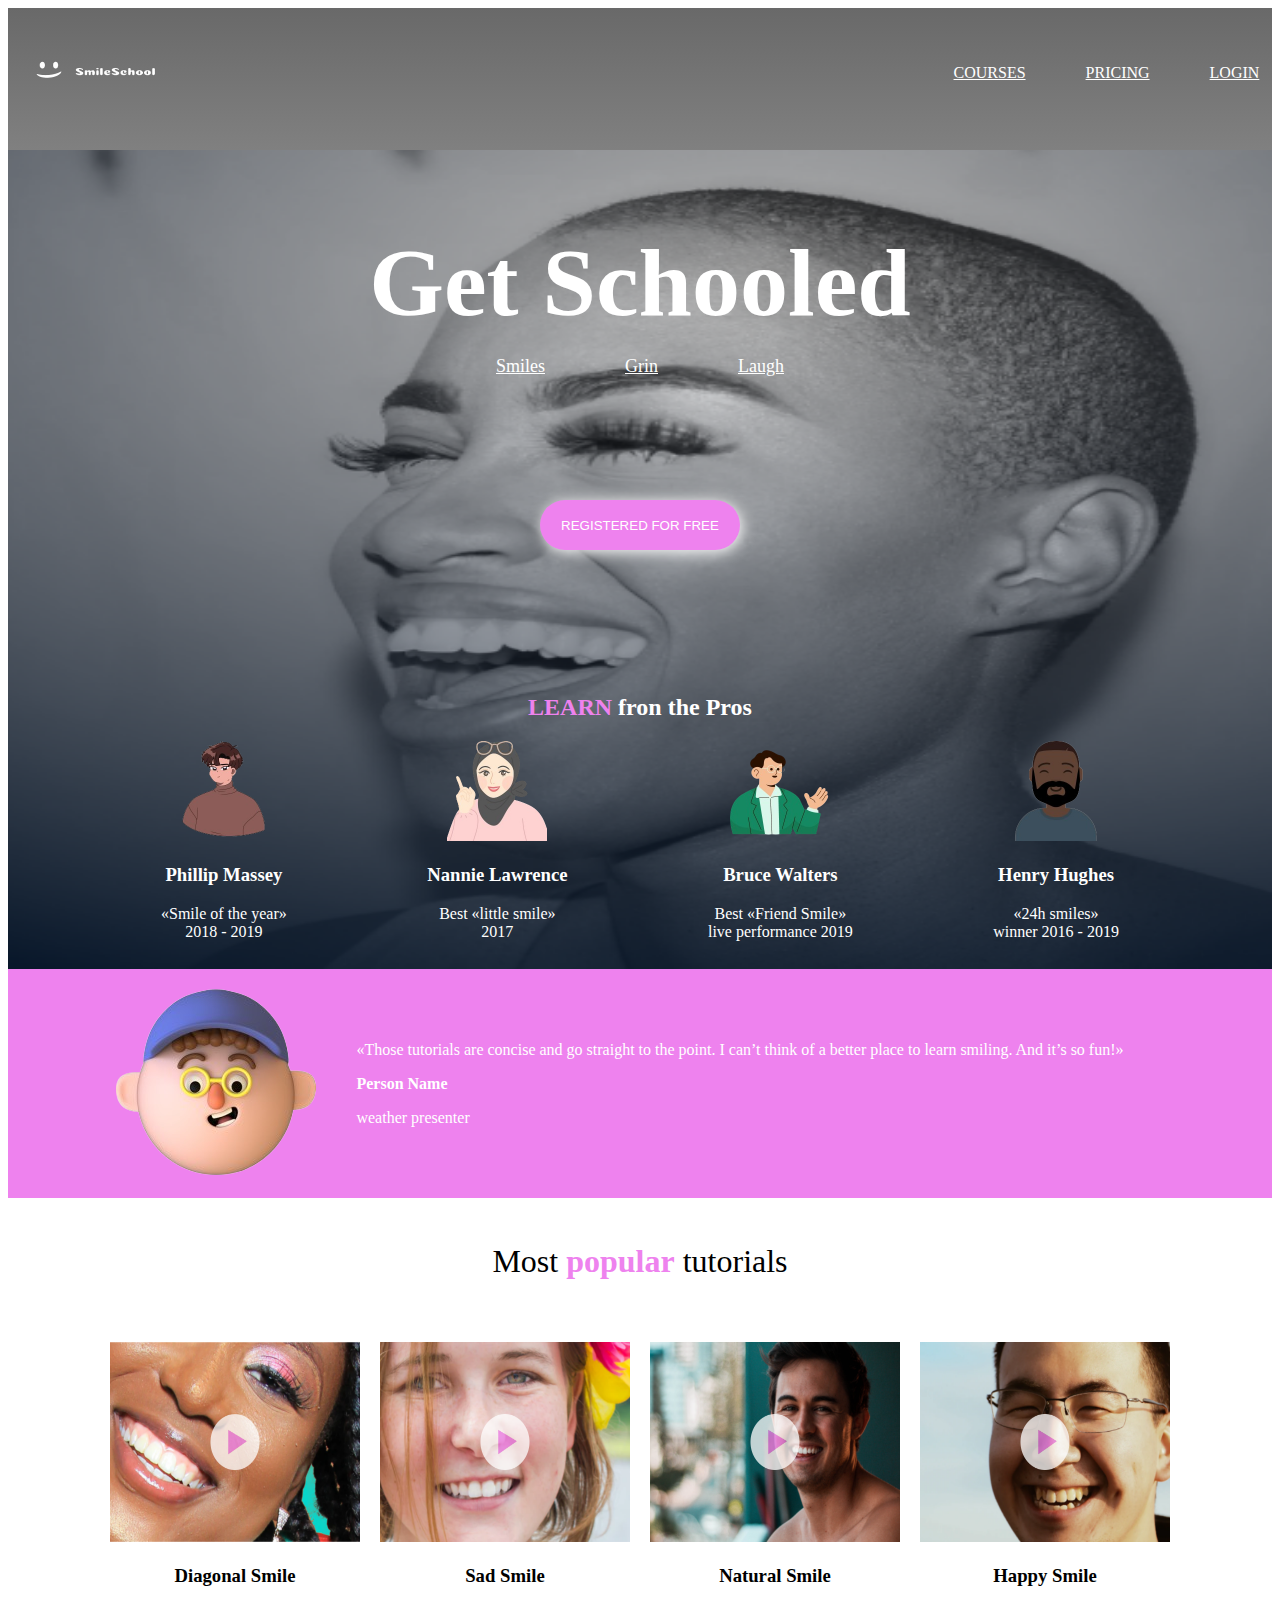
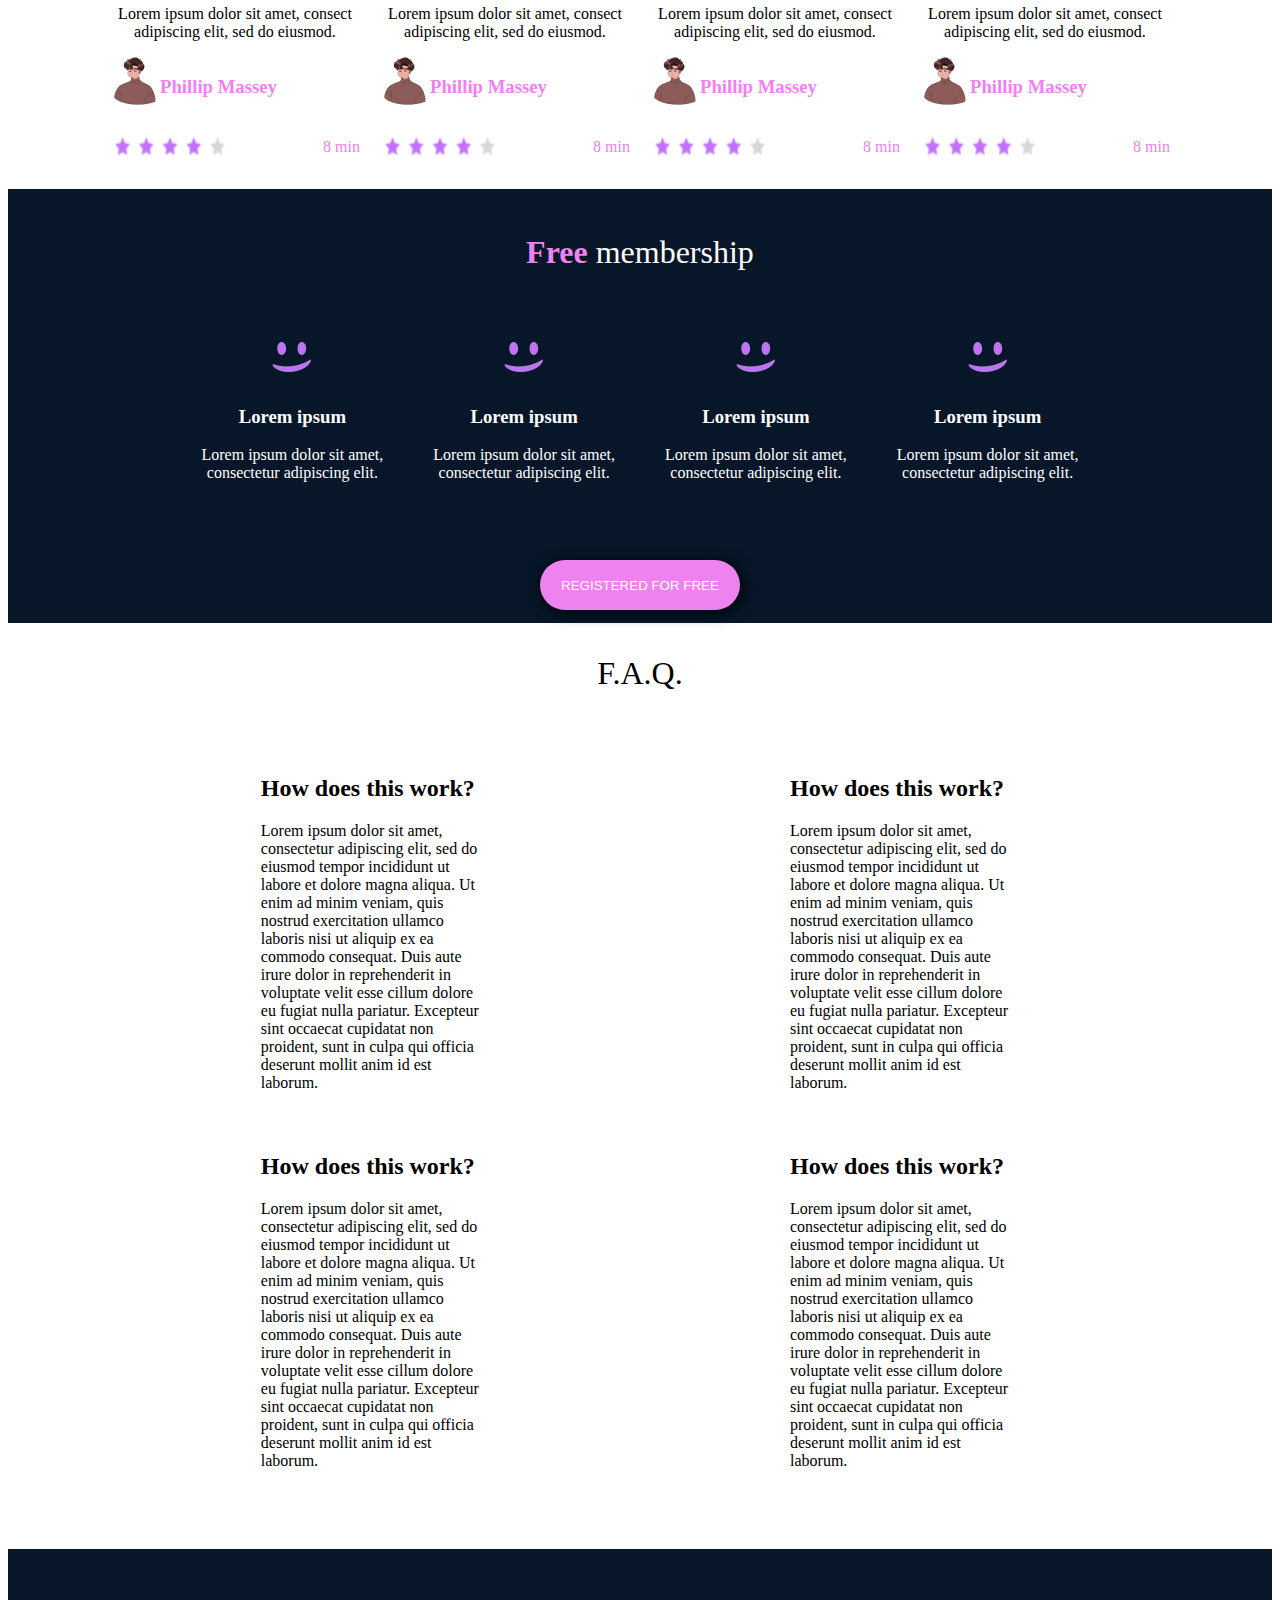
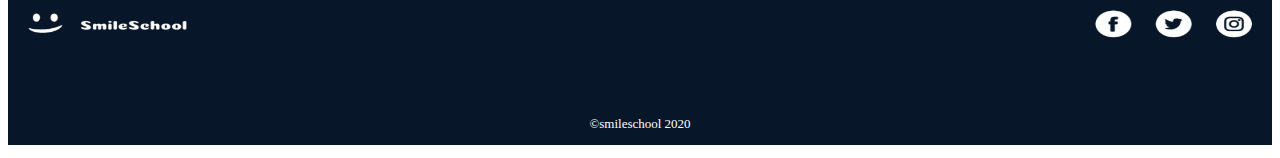
<file: html_advanced/index.html>
<!DOCTYPE html>
<html lang="en">
    <head>
        <meta charset="utf-8">
        <meta http-equiv="X-UA-Compatible" content="IE=edge">
        <title>Home Page</title>
        <meta name="description" content="">
        <meta name="viewport" content="width=device-width, initial-scale=1">
    </head>
    <body>
        <!-- Header of My Page-->
        <header 
        style="background-image: linear-gradient(DimGray,gray); width: 98%; max-height:5%; padding: 1%; display: 
        flex; justify-content: space-between; align-items: center; padding-top: 0%;">
            <a href="Logo.png"><img src="Logo.png" alt="Logo" style="width: 150px; height: 125px;"></a>
            <div style="display: flex; align-content: space-around;">
                <ul style="font-size: medium; color: black; display: flex; list-style-type: none; gap: 60px;"> 
                    <li>
                        <a href="" style="color: white;">COURSES</a>
                    </li>
                    <li>
                        <a href="" style="color: white;">PRICING</a>
                    </li>
                    <li>
                        <a href="" style="color: white;">LOGIN</a>
                    </li>
                </ul>
            </div>
        </header>

        <!-- END OF HEADER -->
        <!-- ------------------------------------------------------------------------------- -->
        <!-- Main Of My Page-->
        <main>
            <!-- Section One: Banner -->
            <section style="background-color: rgba(151, 151, 151, 1); width: 98%; height:20%; padding: 1%; 
            background-image: url('Background.png'); background-repeat: no-repeat; background-size: 100% 100%;">
                <div style="display: block; text-align: center;">
                    <h1 style="color: white; text-align: center; font-size: 600%; margin-bottom: 0%;">Get Schooled</h1>
                    <ol 
                    style="font-size: large; color: white; display: flex; list-style-type: none; gap: 80px; 
                    justify-content: center; margin-bottom: 10%; padding-inline-start: 0%;"> 
                        <li>
                            <a href="" style="color: white;">Smiles</a>
                        </li>
                        <li>
                            <a href="" style="color: white;">Grin</a>
                        </li>
                        <li>
                            <a href="" style="color: white;">Laugh</a>
                        </li>
                    </ol>
                    <button style="background-color:violet;color: white; width: 200px; height: 50px; 
                    border-radius: 25px; box-shadow: 2px 2px 15px white; border: none; margin-bottom: 10%;">REGISTERED FOR FREE</button>
                </div>
                <div style="display: block; text-align: center; color: white;">
                    <h2><b style="color:violet;">LEARN</b> fron the Pros</h2>
                    <div style="display: flex; justify-content: space-evenly;">
                        <div>
                            <img src="Pro1.png" alt="The first Pro" width="100px" height="100px" border-radius="50px">
                            <h3>Phillip Massey</h3>
                            <p>«Smile of the year»<br>2018 - 2019</p>
                        </div>
                        <div>
                            <img src="Pro2.png" alt="The Second Pro" width="100px" height="100px" border-radius="50px">
                            <h3>Nannie Lawrence</h3>
                            <p>Best «little smile»<br>2017</p>
                        </div>
                        <div>
                            <img src="Pro3.png" alt="The third Pro" width="100px" height="100px" border-radius="50px">
                            <h3>Bruce Walters</h3>
                            <p>Best «Friend Smile»<br>live performance 2019</p>
                        </div>
                        <div>
                            <img src="Pro4.png" alt="The Fourth Pro" width="100px" height="100px" border-radius="50px">
                            <h3>Henry Hughes</h3>
                            <p>«24h smiles»<br>winner 2016 - 2019</p>
                        </div>
                    </div>
                </div>
            </section>
            <!-- --------------------------------------------------------------------------------- -->

            <!-- Section Two: Quote -->
            <section style="background-color: violet; width: 98%; height:10%; 
            padding: 1%; display: flex; align-items: center; justify-content: center;">
                <div>
                    <img src="Quote.png" alt="Important Person">
                </div>
                <div>
                    <blockquote style="color: white;">
                        <p style="font-size: medium;">«Those tutorials are concise and go straight to the point. 
                            I can’t think of a better place to learn smiling. And it’s so fun!»</p>
                        <p style="font-size: medium;"><b>Person Name</b></p>
                        <p style="font-size: medium;">weather presenter</p>
                    </blockquote>
                </div>
            </section>
            <!-- ---------------------------------------------------------------------------------- -->

            <!-- Section Three: Videos -->
            <section style="width: 98%; padding: 1%;">
                <p style="text-align: center; margin-bottom: 5%; font-size: xx-large;">Most <b style="color:violet;">popular</b> tutorials</p>
                <div style="display: flex; gap: 20px; justify-content: center;">
                    <div style="text-align: center;">
                        <img src="Diagonal.png" alt="Diagonal Smile" width="250px" height="200px">
                        <h3>Diagonal Smile</h3>
                        <p>Lorem ipsum dolor sit amet, consect <br>adipiscing elit, sed do eiusmod.</p>
                        <div style="display: flex;">
                            <img src="Pro1.png" alt="Review" width="50px" height="50px" border-radius="25px" margin-right="2px">
                            <h3 style="color:violet;">Phillip Massey</h3>
                        </div>
                        <div style="display: flex; justify-content: space-between; align-items: center;">
                            <img src="Rating.png" alt="Rating" width="120px" height="60px">
                            <p style="color:violet;">8 min</p>
                        </div>
                    </div>
                    <div style="text-align: center;">
                        <img src="Sad.png" alt="Sad Smile" width="250px" height="200px">
                        <h3>Sad Smile</h3>
                        <p>Lorem ipsum dolor sit amet, consect <br>adipiscing elit, sed do eiusmod.</p>
                        <div style="display: flex;">
                            <img src="Pro1.png" alt="Review" width="50px" height="50px" border-radius="25px" margin-right="2px">
                            <h3  style="color:violet;">Phillip Massey</h3>
                        </div>
                        <div style="display: flex; justify-content: space-between; align-items: center;">
                            <img src="Rating.png" alt="Rating" width="120px" height="60px">
                            <p style="color:violet;">8 min</p>
                        </div>
                    </div>
                    <div style="text-align: center;">
                        <img src="Natural.png" alt="Natural Smile" width="250px" height="200px">
                        <h3>Natural Smile</h3>
                        <p>Lorem ipsum dolor sit amet, consect <br>adipiscing elit, sed do eiusmod.</p>
                        <div style="display: flex;">
                            <img src="Pro1.png" alt="Review" width="50px" height="50px" border-radius="25px" margin-right="2px">
                            <h3  style="color:violet;">Phillip Massey</h3>
                        </div>
                        <div style="display: flex; justify-content: space-between; align-items: center;">
                            <img src="Rating.png" alt="Rating" width="120px" height="60px">
                            <p style="color:violet;">8 min</p>
                        </div>
                    </div>
                    <div style="text-align: center;">
                        <img src="Happy.png" alt="Happy Smile" width="250px" height="200px">
                        <h3>Happy Smile</h3>
                        <p>Lorem ipsum dolor sit amet, consect <br>adipiscing elit, sed do eiusmod.</p>
                        <div style="display: flex;">
                            <img src="Pro1.png" alt="Review" width="50px" height="50px" border-radius="25px" margin-right="2px">
                            <h3  style="color:violet;">Phillip Massey</h3>
                        </div>
                        <div style="display: flex; justify-content: space-between; align-items: center;">
                            <img src="Rating.png" alt="Rating" width="120px" height="60px">
                            <p style="color:violet;">8 min</p>
                        </div>
                    </div>
                </div>
            </section>
            <!-- --------------------------------------------------------------------------------------------------- -->

            <!-- Section Four: Membership -->
            <section style="width: 98%; padding: 1%; background-color: rgba(7, 22, 41, 1); text-align: center;">
                <p style="text-align: center; margin-bottom: 5%; font-size: xx-large; color: white;"><b style="color:violet;">Free</b> membership</p>
                <div style="display: flex; gap: 50px; justify-content: center; margin-bottom: 5%;">
                    <div style="color: white; text-align: center;">
                        <img src="Face.png" alt="smiley face" width="50px" height="50px">
                        <h3>Lorem ipsum</h3>
                        <p>Lorem ipsum dolor sit amet, <br>consectetur adipiscing elit.</p> 
                    </div>
                    <div style="color: white; text-align: center;">
                        <img src="Face.png" alt="smiley face" width="50px" height="50px">
                        <h3>Lorem ipsum</h3>
                        <p>Lorem ipsum dolor sit amet, <br>consectetur adipiscing elit.</p> 
                    </div>
                    <div style="color: white; text-align: center;">
                        <img src="Face.png" alt="smiley face" width="50px" height="50px">
                        <h3>Lorem ipsum</h3>
                        <p>Lorem ipsum dolor sit amet, <br>consectetur adipiscing elit.</p> 
                    </div>
                    <div style="color: white; text-align: center;">
                        <img src="Face.png" alt="smiley face" width="50px" height="50px">
                        <h3>Lorem ipsum</h3>
                        <p>Lorem ipsum dolor sit amet, <br>consectetur adipiscing elit.</p> 
                    </div>
                </div>
                <button style="background-color:violet;color: white; width: 200px; height: 50px; 
                border-radius: 25px; box-shadow: 2px 2px 15px black; border: none;">REGISTERED FOR FREE</button>
            </section>
            <!-- ----------------------------------------------------------------------------------------------------- -->

            <!-- Section Five: FAQ -->

            <section style="color: black;">
                <p style="text-align: center; margin-bottom: 5%; font-size: xx-large;">F.A.Q.</p>
                <div style="margin-bottom: 5%;">
                    <div style="display: flex; gap: 300px; padding-left: 20%; padding-right: 20%;">
                        <div>
                            <h2>How does this work?</h2>
                            <p>Lorem ipsum dolor sit amet, consectetur adipiscing elit, sed do eiusmod tempor incididunt ut labore et dolore magna aliqua. 
                                Ut enim ad minim veniam, quis nostrud exercitation ullamco laboris nisi ut aliquip ex ea commodo consequat. 
                                Duis aute irure dolor in reprehenderit in voluptate velit esse cillum dolore eu fugiat nulla pariatur. 
                                Excepteur sint occaecat cupidatat non proident, 
                                sunt in culpa qui officia deserunt mollit anim id est laborum.</p>
                        </div>
                        <div>
                            <h2>How does this work?</h2>
                            <p>Lorem ipsum dolor sit amet, consectetur adipiscing elit, sed do eiusmod tempor incididunt ut labore et dolore magna aliqua. 
                                Ut enim ad minim veniam, quis nostrud exercitation ullamco laboris nisi ut aliquip ex ea commodo consequat. 
                                Duis aute irure dolor in reprehenderit in voluptate velit esse cillum dolore eu fugiat nulla pariatur. 
                                Excepteur sint occaecat cupidatat non proident, 
                                sunt in culpa qui officia deserunt mollit anim id est laborum.</p>
                        </div>
                    </div>
                    <div style="display: flex; gap: 300px; padding-left: 20%; padding-right: 20%; margin-top: 2%;">
                        <div>
                            <h2>How does this work?</h2>
                            <p>Lorem ipsum dolor sit amet, consectetur adipiscing elit, sed do eiusmod tempor incididunt ut labore et dolore magna aliqua. 
                                Ut enim ad minim veniam, quis nostrud exercitation ullamco laboris nisi ut aliquip ex ea commodo consequat. 
                                Duis aute irure dolor in reprehenderit in voluptate velit esse cillum dolore eu fugiat nulla pariatur. 
                                Excepteur sint occaecat cupidatat non proident, 
                                sunt in culpa qui officia deserunt mollit anim id est laborum.</p>
                        </div>
                        <div>
                            <h2>How does this work?</h2>
                            <p>Lorem ipsum dolor sit amet, consectetur adipiscing elit, sed do eiusmod tempor incididunt ut labore et dolore magna aliqua. 
                                Ut enim ad minim veniam, quis nostrud exercitation ullamco laboris nisi ut aliquip ex ea commodo consequat. 
                                Duis aute irure dolor in reprehenderit in voluptate velit esse cillum dolore eu fugiat nulla pariatur. 
                                Excepteur sint occaecat cupidatat non proident, 
                                sunt in culpa qui officia deserunt mollit anim id est laborum.</p>
                        </div>
                    </div>
                </div>
            </section>
            <!-- ----------------------------------------------------------------------------------------------------------   -->
        </main>
        <!-- END OF MAIN -->
        <!-- Footer -->
        <footer style="text-align: center; background-color: rgba(7, 22, 41, 1); color: white;">
            <div style="display: flex; justify-content: space-between; margin-bottom: 1%;">
                <a href="Logo.png"><img src="Logo.png" alt="Logo" style="width: 200px; height: 150px;"></a>
                <a href="Socials.png"><img src="Socials.png" alt="Logo" style="width: 200px; height: 150px;"></a>
            </div>
            <p style="font-size: small; padding-bottom: 1%;">©smileschool 2020</p>
        </footer>
        <!-- END OF Footer -->
    </body>
</html>
</file>
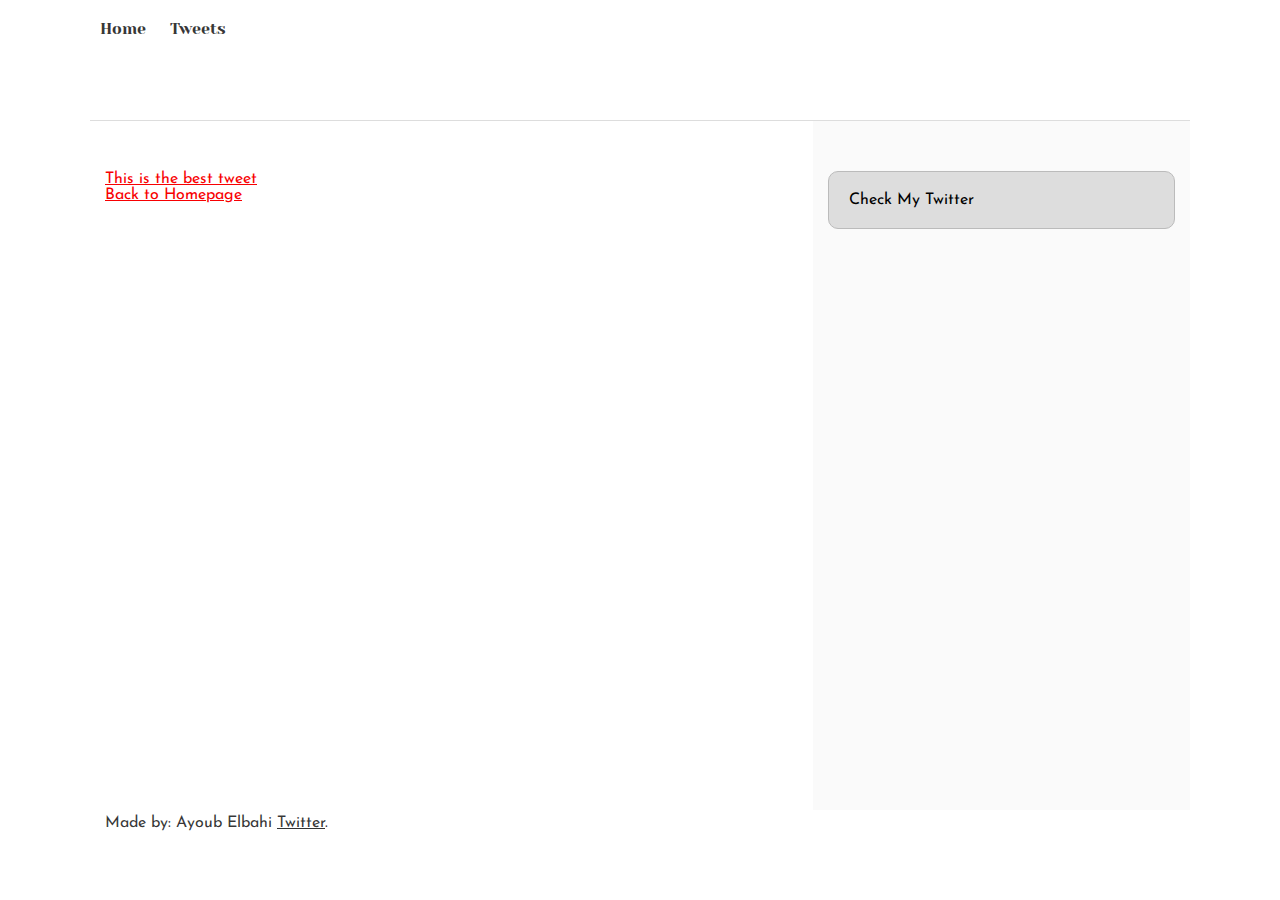
<file: css_basic/tweets.html>
<!DOCTYPE html>
<html>
	<head>
		<title>Tweet Page</title>
        <link href="base.css" rel="stylesheet">
        <link href="styles.css" rel="stylesheet">
        <meta name="viewport" content="width=device-width, initial-scale=1">
	</head>
	<body>
		<header>
			<ul>
				<li><a href="index.html">Home</a></li>
				<li><a href="tweets.html">Tweets</a></li>
			</ul>
		</header>
		<main>
			<article>
				<a href="https://twitter.com/AyoubElbah99">This is the best tweet</a>  
				<p><a href="index.html">Back to Homepage</a></p>
			</article>
			<aside>
				<p>Check My Twitter</p>
			</aside>
		</main>
		<footer>
			<p>Made by: Ayoub Elbahi <a href="https://twitter.com/AyoubElbah99" target="By_Me">Twitter</a>.</p>
		</footer>
	</body>
</html>
</file>
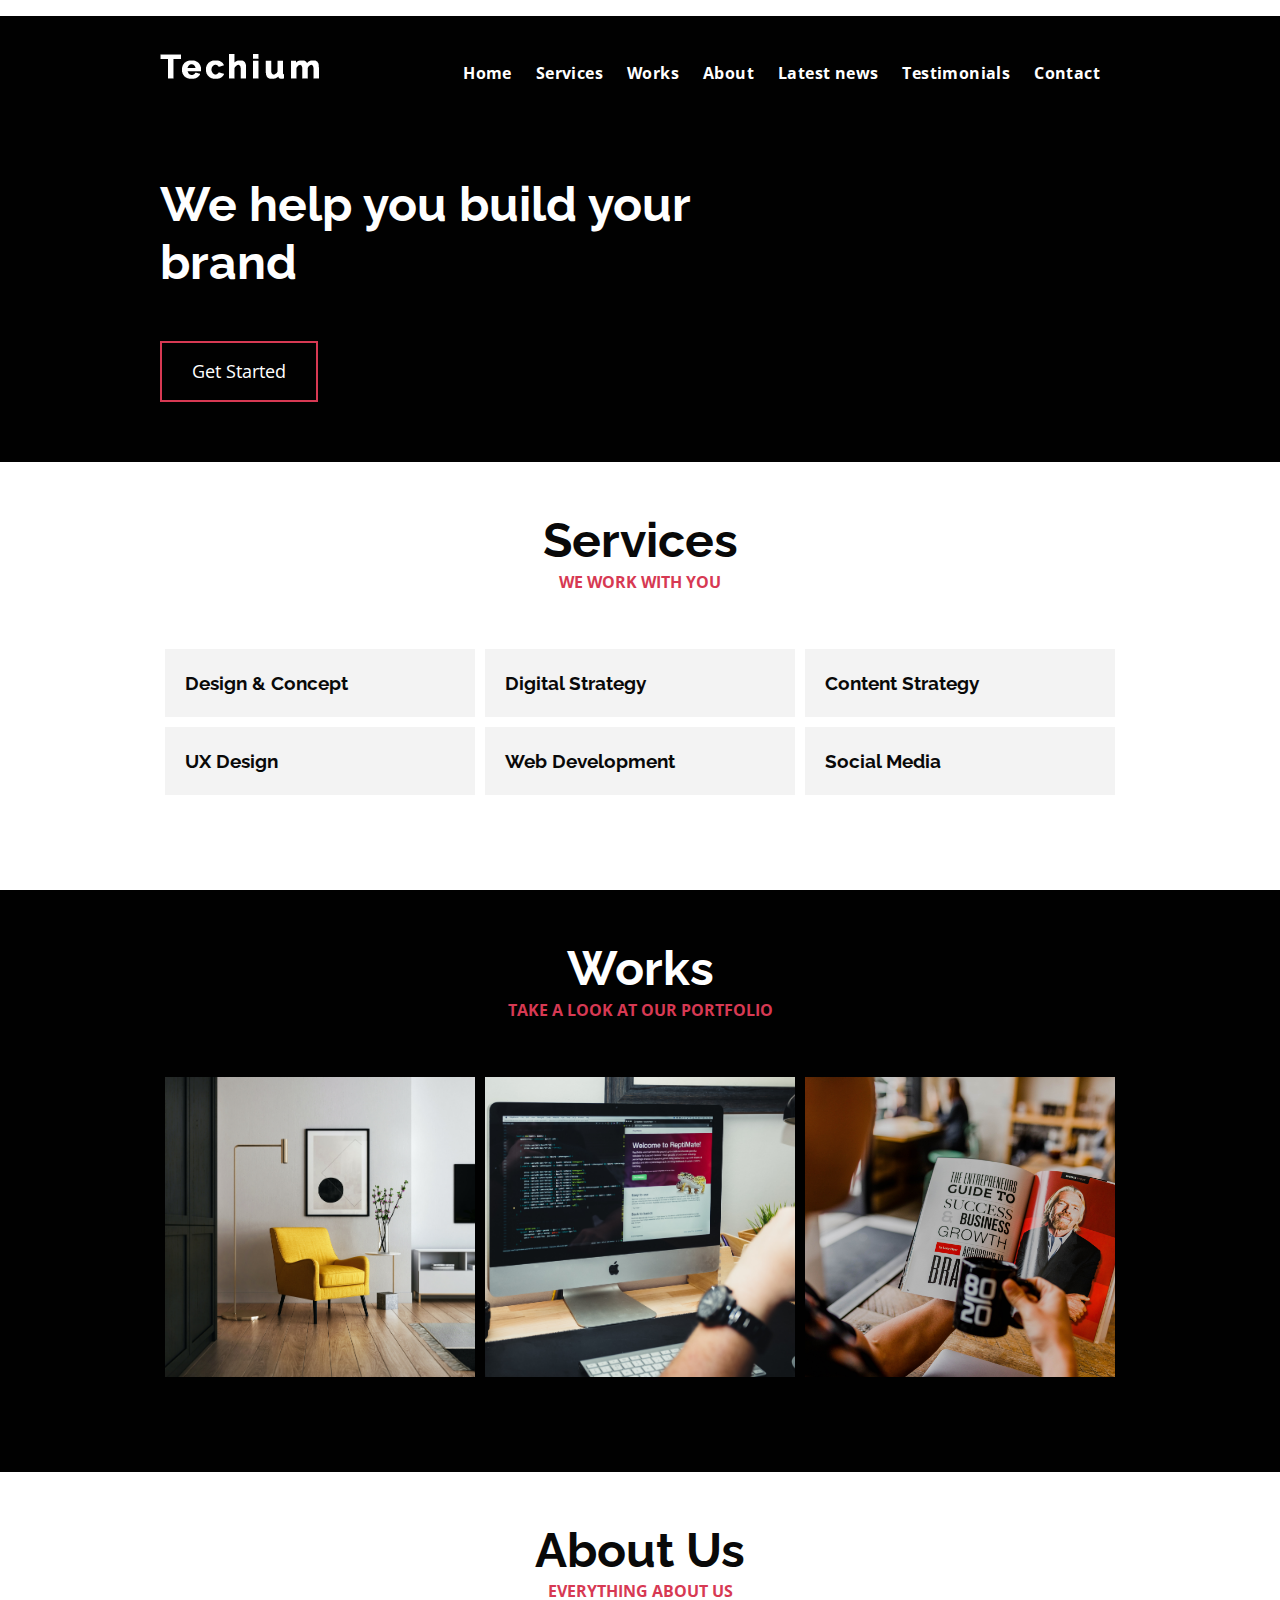
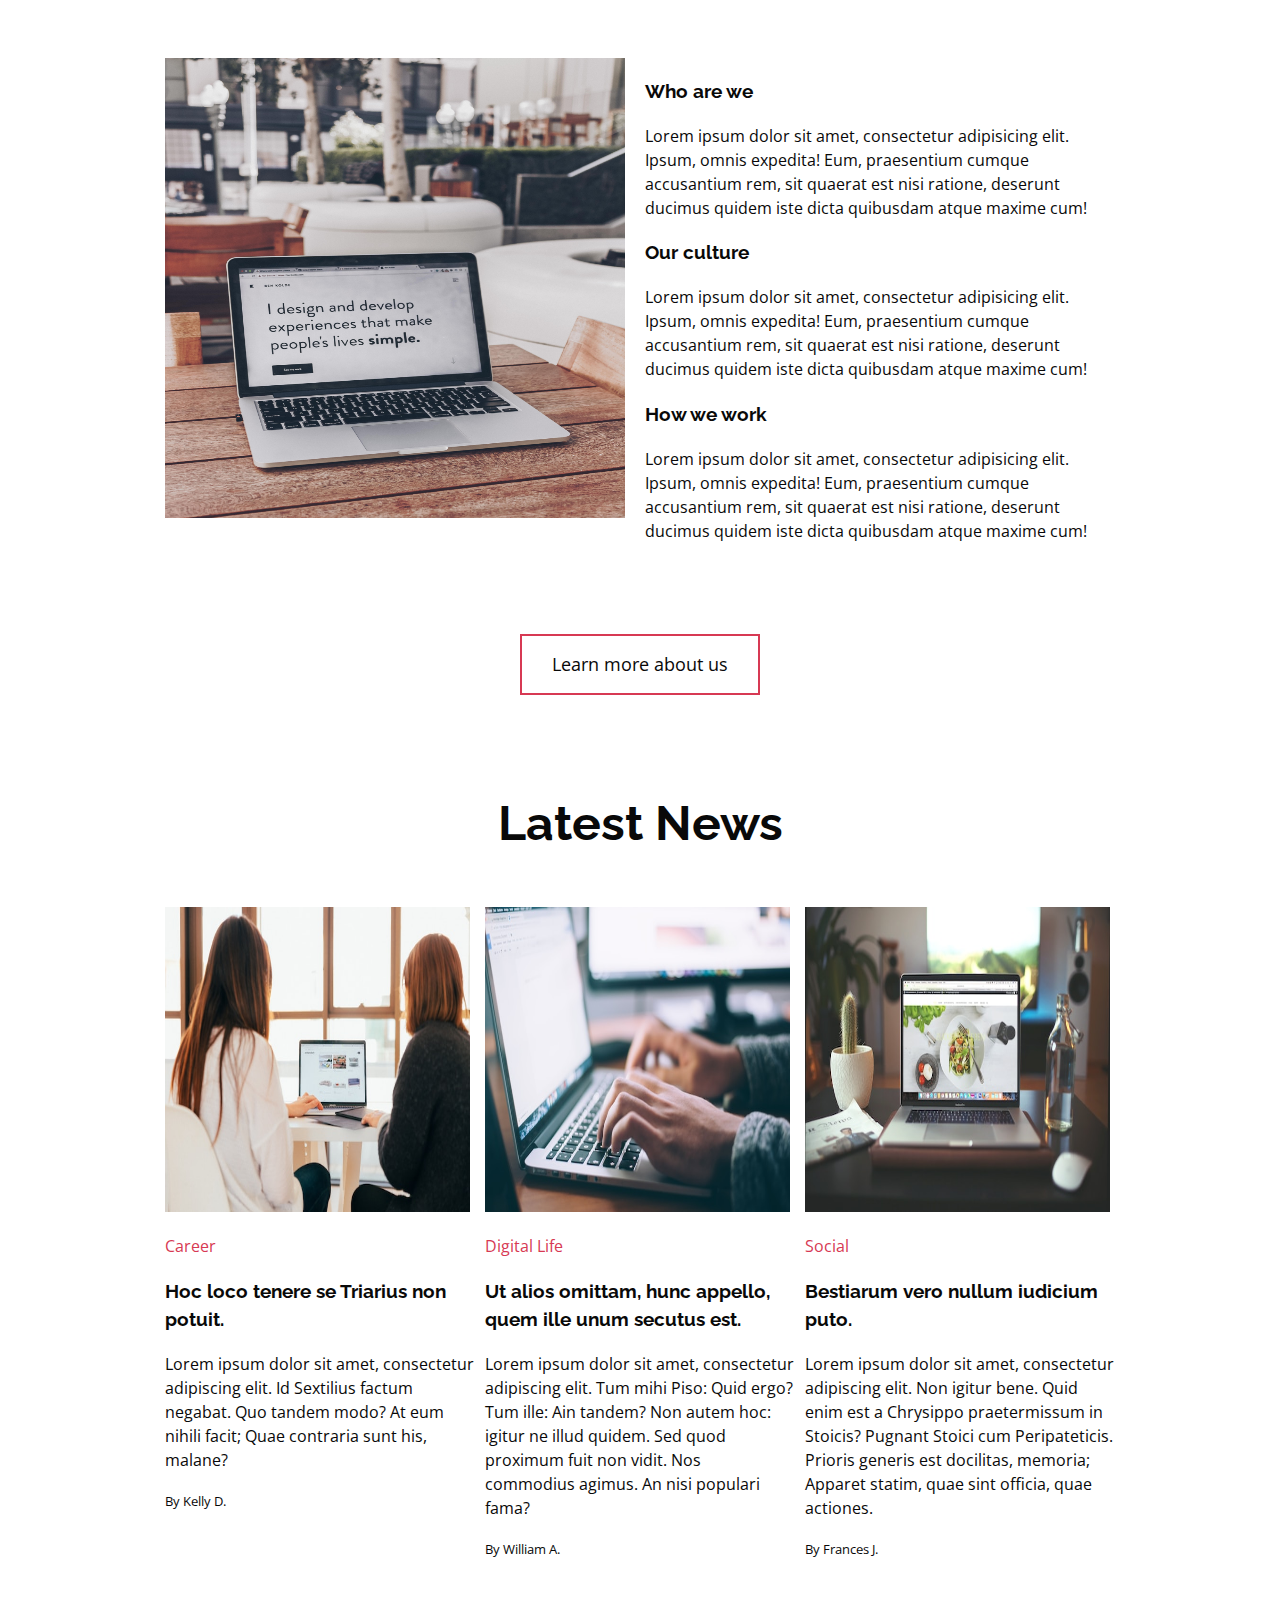
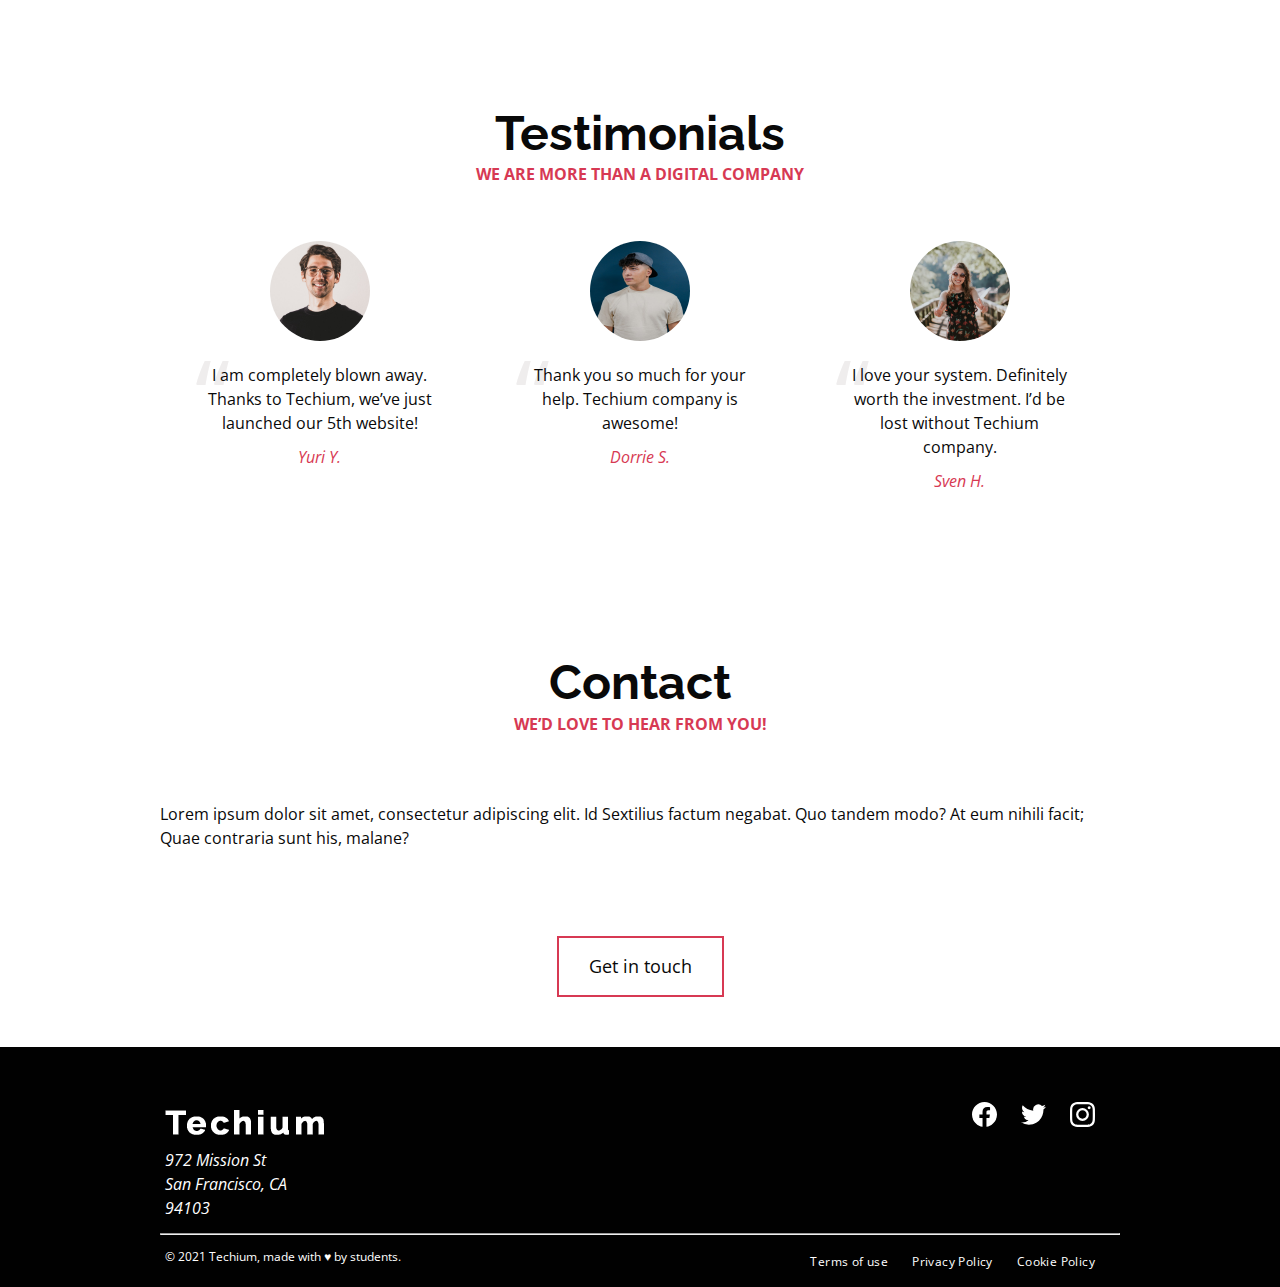
<file: flexbox/0-index.html>
<!DOCTYPE html>
<html lang="en" dir="ltr">
  <head>
    <meta charset="utf-8">
    <meta name="viewport" content="width=device-width, initial-scale=1, viewport-fit=cover">
    <title>Homepage - Techium</title>
    <meta name="description" content="Description of the page less than 150 characters">
    <link rel="icon" type="image/png" href="images/favicon.jpg">
    <link href="0-styles.css" rel="stylesheet">
    <link href="https://fonts.googleapis.com/css?family=Open+Sans:400,700|Raleway:700&display=swap" rel="stylesheet"></p>
<p></head>
  <body>
    <!-- Header --> 
    <header class="header" data-section-theme="dark">
      <div class="container">
        <div class="header-logo">
          <a href="#">
            <img src="images/logo-white.png" alt="Techium logo" width="160" height="40">
          </a>
        </div>
        <nav class="navbar-menu">
          <ul class="nav">
            <li class="nav-item">
              <a href="#" class="nav-link">Home</a>
            </li>
            <li class="nav-item">
              <a href="#services" class="nav-link">Services</a>
            </li>
            <li class="nav-item">
              <a href="#works" class="nav-link">Works</a>
            </li>
            <li class="nav-item">
              <a href="#about" class="nav-link">About</a>
            </li>
            <li class="nav-item">
              <a href="#latest_news" class="nav-link">Latest news</a>
            </li>
            <li class="nav-item">
              <a href="#testimonials" class="nav-link">Testimonials</a>
            </li>
            <li class="nav-item">
              <a href="#contact" class="nav-link">Contact</a>
            </li>
          </ul>
        </nav>
      </div>
    </header>
    <!-- Main -->
    <main>
      <!-- Hero section -->
      <section class="section-hero" data-section-theme="dark">
        <div class="container">
          <div class="section-body">
            <section class="section-inner">
              <h2 class="section-title">We help you build your brand</h2>
              <a href="#" class="button">Get Started</a>
            </section>
          </div>
        </div>
      </section>
      <!-- Services section --> 
      <section id="services" class="section">
        <div class="container">
          <header class="section-header">
            <h2 class="section-title">Services</h2>
            <p class="section-tagline">We work with you</p>
          </header>
          <div class="section-body">
            <ul class="row">
              <li class="col-1-3">
                <div class="card-services">
                  <h3 class="card-title"><a href="#">Design & Concept</a></h3>
                </div>
              </li>
              <li class="col-1-3">
                <div class="card-services">
                  <h3 class="card-title"><a href="#">Digital Strategy</a></h3>
                </div>
              </li>
              <li class="col-1-3">
                <div class="card-services">
                  <h3 class="card-title"><a href="#">Content Strategy</a></h3>
                </div>
              </li>
            </ul>
            <ul class="row">
              <li class="col-1-3">
                <div class="card-services">
                  <h3 class="card-title"><a href="#">UX Design</a></h3>
                </div>
              </li>
              <li class="col-1-3">
                <div class="card-services">
                  <h3 class="card-title"><a href="#">Web Development</a></h3>
                </div>
              </li>
              <li class="col-1-3">
                <div class="card-services">
                  <h3 class="card-title"><a href="#">Social Media</a></h3>
                </div>
              </li>
            </ul>
          </div>
        </div>
      </section>
      <!-- Works section -->
      <section id="works" class="section" data-section-theme="dark">
        <div class="container">
          <header class="section-header">
            <h2 class="section-title">Works</h2>
            <p class="section-tagline">Take a look at our portfolio</p>
          </header>
          <div class="section-body">
            <ul class="row">
              <li class="col-1-3">
                <article class="card-work">
                  <div class="card-outer">
                    <div class="card-image">
                      <img src="images/work-1.jpg" alt="">
                    </div>
                    <div class="card-inner">
                      <h3 class="card-title"><a href="#">Interior Design</a></h3>
                    </div>
                  </div>
                </article>
              </li>
              <li class="col-1-3">
                <article class="card-work">
                  <div class="card-outer">
                    <div class="card-image">
                      <img src="images/work-2.jpg" alt="">
                    </div>
                    <div class="card-inner">
                      <h3 class="card-title"><a href="#">Web Development</a></h3>
                    </div>
                  </div>
                </article>
              </li>
              <li class="col-1-3">
                <article class="card-work">
                  <div class="card-outer">
                    <div class="card-image">
                      <img src="images/work-3.jpg" alt="">
                    </div>
                    <div class="card-inner">
                      <h3 class="card-title"><a href="#">Personal Development</a></h3>
                    </div>
                  </div>
                </article>
              </li>
            </ul>
          </div>
        </div>
      </section>
      <!-- About Us section --> 
      <section id="about" class="section">
        <div class="container">
          <header class="section-header">
            <h2 class="section-title">About Us</h2>
            <p class="section-tagline">Everything about us</p>
          </header>
          <div class="section-body">
            <div class="row">
              <div class="col-1-2">
                <img src="images/about.jpg" alt="" width="460" height="460">
              </div>
              <div class="col-1-2">
                <h3>Who are we</h3>
                <p>Lorem ipsum dolor sit amet, consectetur adipisicing elit. Ipsum, omnis expedita! Eum, praesentium cumque accusantium rem, sit quaerat est nisi ratione, deserunt ducimus quidem iste dicta quibusdam atque maxime cum!</p>
                <h3>Our culture</h3>
                <p>Lorem ipsum dolor sit amet, consectetur adipisicing elit. Ipsum, omnis expedita! Eum, praesentium cumque accusantium rem, sit quaerat est nisi ratione, deserunt ducimus quidem iste dicta quibusdam atque maxime cum!</p>
                <h3>How we work</h3>
                <p>Lorem ipsum dolor sit amet, consectetur adipisicing elit. Ipsum, omnis expedita! Eum, praesentium cumque accusantium rem, sit quaerat est nisi ratione, deserunt ducimus quidem iste dicta quibusdam atque maxime cum!</p>
              </div>
            </div>
          </div>
          <div class="section-footer">
            <a href="#" class="button">Learn more about us</a>
          </div>
        </div>
      </section>
      <!-- Latest news section --> 
      <section id="latest_news" class="section">
        <div class="container">
          <header class="section-header">
            <h2 class="section-title">Latest News</h2>
          </header>
          <div class="section-body">
            <ul class="row">
              <li class="col-1-3">
                <article class="card-blog">
                  <div>
                    <img src="images/article-1.jpg" alt="" width="305" height="305">
                  </div>
                  <p class="card-category">Career</p>
                  <h3><a href="#">Hoc loco tenere se Triarius non potuit.</a></h3>
                  <p>Lorem ipsum dolor sit amet, consectetur adipiscing elit. Id Sextilius factum negabat. Quo tandem modo? At eum nihili facit; Quae contraria sunt his, malane?</p>
                  <small>By Kelly D.</small>
                </article>
              </li>
              <li class="col-1-3">
                <article class="card-blog">
                  <div>
                    <img src="images/article-2.jpg" alt="" width="305" height="305">
                  </div>
                  <p class="card-category">Digital Life</p>
                  <h3><a href="#">Ut alios omittam, hunc appello, quem ille unum secutus est.</a></h3>
                  <p>Lorem ipsum dolor sit amet, consectetur adipiscing elit. Tum mihi Piso: Quid ergo? Tum ille: Ain tandem? Non autem hoc: igitur ne illud quidem. Sed quod proximum fuit non vidit. Nos commodius agimus. An nisi populari fama?</p>
                  <small>By William A.</small>
                </article>
              </li>
              <li class="col-1-3">
                <article class="card-blog">
                  <div>
                    <img src="images/article-3.jpg" alt="" width="305" height="305">
                  </div>
                  <p class="card-category">Social</p>
                  <h3><a href="#">Bestiarum vero nullum iudicium puto.</a></h3>
                  <p>Lorem ipsum dolor sit amet, consectetur adipiscing elit. Non igitur bene. Quid enim est a Chrysippo praetermissum in Stoicis? Pugnant Stoici cum Peripateticis. Prioris generis est docilitas, memoria; Apparet statim, quae sint officia, quae actiones.</p>
                  <small>By Frances J.</small>
                </article>
              </li>
            </ul>
          </div>
        </div>
      </section>
      <!-- Testimonials section -->
      <section id="testimonial" class="section">
        <div class="container">
          <header class="section-header">
            <h2 class="section-title">Testimonials</h2>
            <p class="section-tagline">We are more than a digital company</p>
          </header>
          <div class="section-body">
            <ul class="row">
              <li class="col-1-3">
                <article class="card-testimonial">
                  <img src="images/person-1.jpg" alt="Yuri Y. avatar" width="100" height="100" class="card-avatar">
                  <blockquote class="card-quote">
                    <p>I am completely blown away. Thanks to Techium, we’ve just launched our 5th website!
                      <cite>Yuri Y.</cite>
                    </p>
                  </blockquote>
                </article>
              </li>
              <li class="col-1-3">
                <article class="card-testimonial">
                  <img src="images/person-2.jpg" alt="Dorrie S. avatar" width="100" height="100" class="card-avatar">
                  <blockquote class="card-quote">
                    <p>Thank you so much for your help. Techium company is awesome!
                      <cite>Dorrie S.</cite>
                    </p>
                  </blockquote>
                </article>
              </li>
              <li class="col-1-3">
                <article class="card-testimonial">
                  <img src="images/person-3.jpg" alt="Sven H. avatar" width="100" height="100" class="card-avatar">
                  <blockquote class="card-quote">
                    <p>I love your system. Definitely worth the investment. I’d be lost without Techium company.
                      <cite>Sven H.</cite>
                    </p>
                  </blockquote>
                </article>
              </li>
            </ul>
          </div>
        </div>
      </section>
      <!-- Contact section -->
      <section id="contact" class="section">
        <div class="container">
          <header class="section-header">
            <h2 class="section-title">Contact</h2>
            <p class="section-tagline">We’d love to hear from you!</p>
          </header>
          <div class="section-body">
            <p>Lorem ipsum dolor sit amet, consectetur adipiscing elit. Id Sextilius factum negabat. Quo tandem modo? At eum nihili facit; Quae contraria sunt his, malane?</p>
          </div>
          <div class="section-footer">
            <a href="#" class="button">Get in touch</a>
          </div>
        </div>
      </section>
    </main>
    <!-- Footer -->
    <footer class="footer" data-section-theme="dark">
      <div  class="container">
        <div class="row">
          <div class="col-1-2">
            <img src="images/logo-white.png" alt="Techium logo" width="160" height="40">
            <address class="footer-address">
              972 Mission St<br>
              San Francisco, CA<br>
              94103
            </address>
          </div>
          <div class="col-1-2">
            <ul class="social nav">
              <li class="social-item nav-item">
                <a href="https://www.facebook.com" class="social-link">
                  <svg viewbox="0 0 24 24" xmlns="http://www.w3.org/2000/svg" width="25" height="25">
                    <title>
                      Facebook icon
                    </title>
                    <path d="M23.998 12c0-6.628-5.372-12-11.999-12C5.372 0 0 5.372 0 12c0 5.988 4.388 10.952 10.124 11.852v-8.384H7.078v-3.469h3.046V9.356c0-3.008 1.792-4.669 4.532-4.669 1.313 0 2.686.234 2.686.234v2.953H15.83c-1.49 0-1.955.925-1.955 1.874V12h3.328l-.532 3.469h-2.796v8.384c5.736-.9 10.124-5.864 10.124-11.853z"/>
                  </svg>
                </a>
              </li>
              <li class="social-item nav-item">
                <a href="https://twitter.com" class="social-link">
                  <svg viewbox="0 0 24 24" xmlns="http://www.w3.org/2000/svg" width="25" height="25">
                    <title>
                      Twitter icon
                    </title>
                    <path d="M23.954 4.569a10 10 0 0 1-2.825.775 4.958 4.958 0 0 0 2.163-2.723c-.951.555-2.005.959-3.127 1.184a4.92 4.92 0 0 0-8.384 4.482C7.691 8.094 4.066 6.13 1.64 3.161a4.822 4.822 0 0 0-.666 2.475c0 1.71.87 3.213 2.188 4.096a4.904 4.904 0 0 1-2.228-.616v.061a4.923 4.923 0 0 0 3.946 4.827 4.996 4.996 0 0 1-2.212.085 4.937 4.937 0 0 0 4.604 3.417 9.868 9.868 0 0 1-6.102 2.105c-.39 0-.779-.023-1.17-.067a13.995 13.995 0 0 0 7.557 2.209c9.054 0 13.999-7.496 13.999-13.986 0-.209 0-.42-.015-.63a9.936 9.936 0 0 0 2.46-2.548l-.047-.02z"/>
                  </svg>
                </a>
              </li>
              <li class="social-item nav-item">
                <a href="https://www.instagram.com" class="social-link">
                  <svg viewbox="0 0 24 24" xmlns="http://www.w3.org/2000/svg" width="25" height="25">
                    <title>
                      Instagram icon
                    </title>
                    <path d="M12 0C8.74 0 8.333.015 7.053.072 5.775.132 4.905.333 4.14.63c-.789.306-1.459.717-2.126 1.384S.935 3.35.63 4.14C.333 4.905.131 5.775.072 7.053.012 8.333 0 8.74 0 12s.015 3.667.072 4.947c.06 1.277.261 2.148.558 2.913a5.885 5.885 0 0 0 1.384 2.126A5.868 5.868 0 0 0 4.14 23.37c.766.296 1.636.499 2.913.558C8.333 23.988 8.74 24 12 24s3.667-.015 4.947-.072c1.277-.06 2.148-.262 2.913-.558a5.898 5.898 0 0 0 2.126-1.384 5.86 5.86 0 0 0 1.384-2.126c.296-.765.499-1.636.558-2.913.06-1.28.072-1.687.072-4.947s-.015-3.667-.072-4.947c-.06-1.277-.262-2.149-.558-2.913a5.89 5.89 0 0 0-1.384-2.126A5.847 5.847 0 0 0 19.86.63c-.765-.297-1.636-.499-2.913-.558C15.667.012 15.26 0 12 0zm0 2.16c3.203 0 3.585.016 4.85.071 1.17.055 1.805.249 2.227.415.562.217.96.477 1.382.896.419.42.679.819.896 1.381.164.422.36 1.057.413 2.227.057 1.266.07 1.646.07 4.85s-.015 3.585-.074 4.85c-.061 1.17-.256 1.805-.421 2.227a3.81 3.81 0 0 1-.899 1.382 3.744 3.744 0 0 1-1.38.896c-.42.164-1.065.36-2.235.413-1.274.057-1.649.07-4.859.07-3.211 0-3.586-.015-4.859-.074-1.171-.061-1.816-.256-2.236-.421a3.716 3.716 0 0 1-1.379-.899 3.644 3.644 0 0 1-.9-1.38c-.165-.42-.359-1.065-.42-2.235-.045-1.26-.061-1.649-.061-4.844 0-3.196.016-3.586.061-4.861.061-1.17.255-1.814.42-2.234.21-.57.479-.96.9-1.381.419-.419.81-.689 1.379-.898.42-.166 1.051-.361 2.221-.421 1.275-.045 1.65-.06 4.859-.06l.045.03zm0 3.678a6.162 6.162 0 1 0 0 12.324 6.162 6.162 0 1 0 0-12.324zM12 16c-2.21 0-4-1.79-4-4s1.79-4 4-4 4 1.79 4 4-1.79 4-4 4zm7.846-10.405a1.441 1.441 0 0 1-2.88 0 1.44 1.44 0 0 1 2.88 0z"/>
                  </svg>
                </a>
              </li>
            </ul>
          </div>
        </div>
        <hr>
        <div class="row">
          <div class="col-1-2">
            <p class="footer-copyright">© 2021 Techium, made with ♥ by students.</p>
          </div>
          <div class="col-1-2">
            <ul class="footer-nav nav">
              <li class="footer-nav-item nav-item">
                <a href="#" class="footer-nav-link">Terms of use</a>
              </li>
              <li class="footer-nav-item nav-item">
                <a href="#" class="footer-nav-link">Privacy Policy</a>
              </li>
              <li class="footer-nav-item nav-item">
                <a href="#" class="footer-nav-link">Cookie Policy</a>
              </li>
            </ul>
          </div>
        </div>
      </div>
    </footer>
  </body>
</html>
</file>
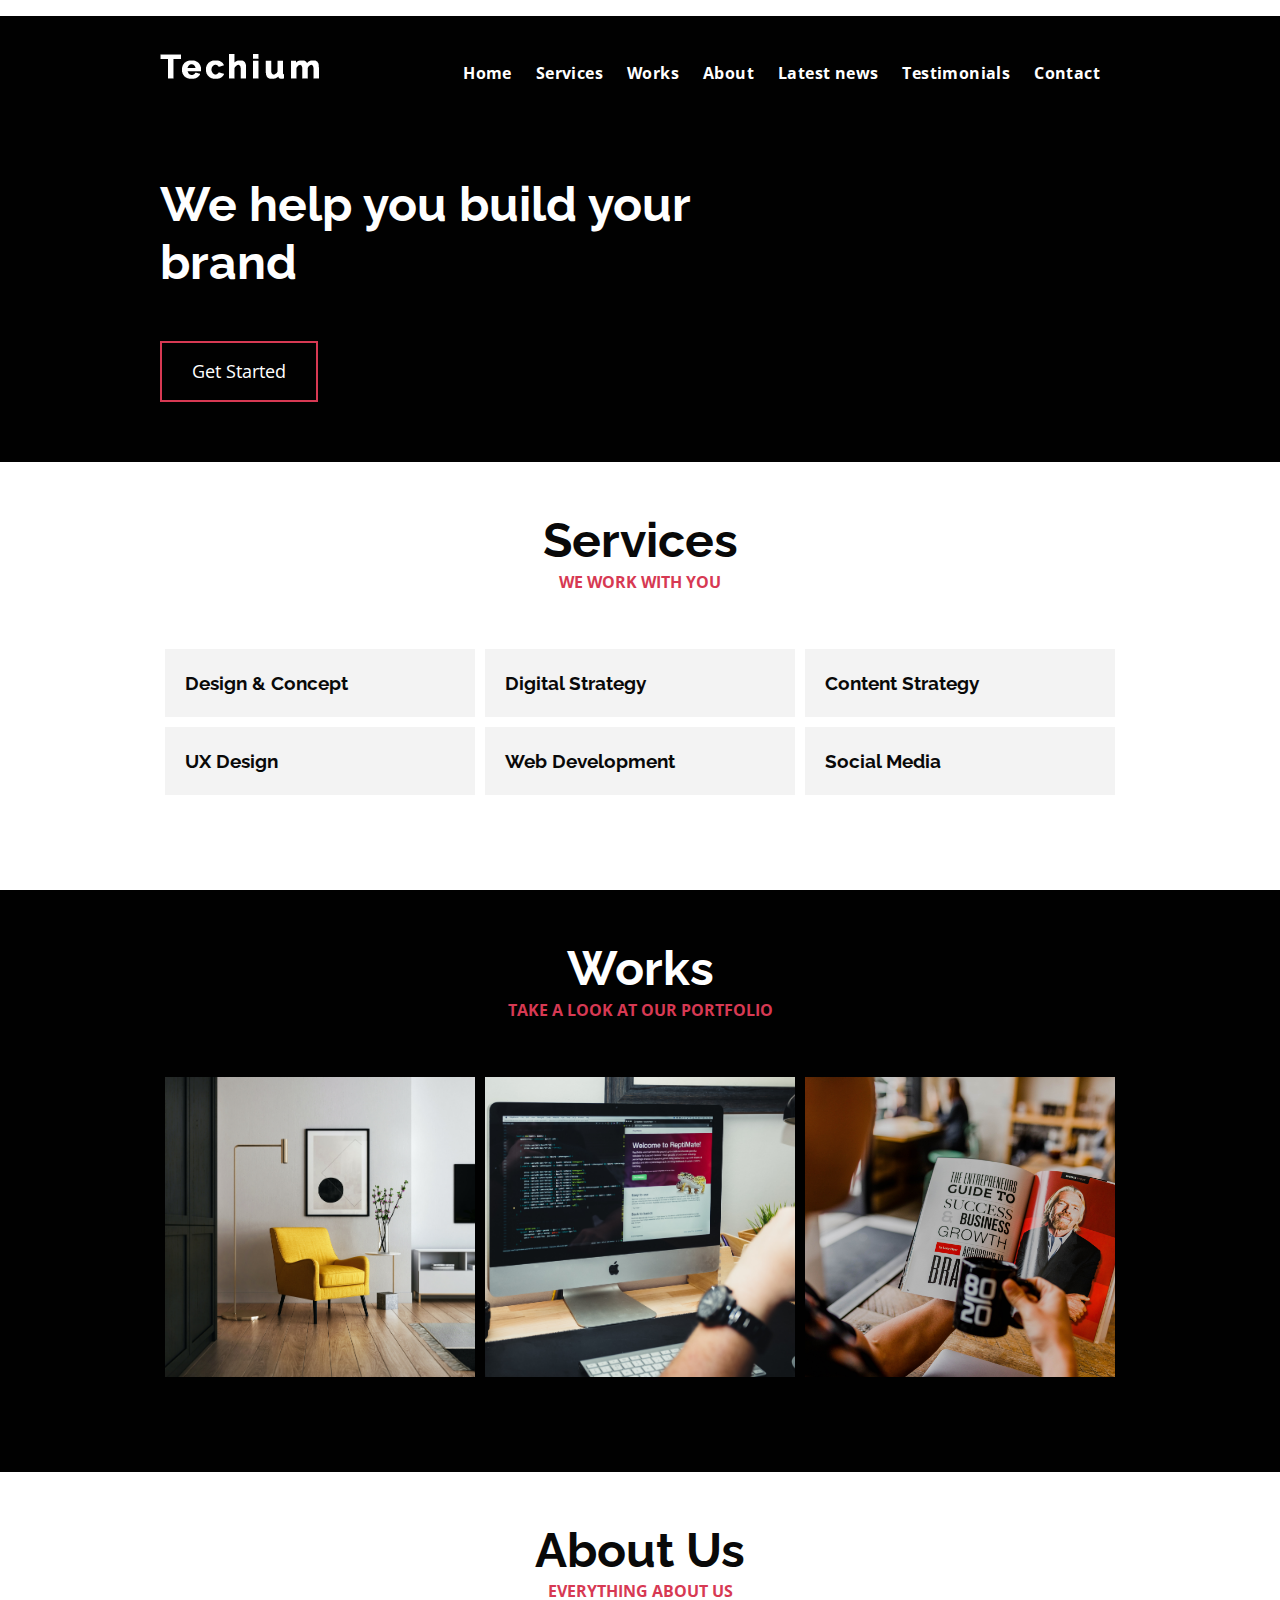
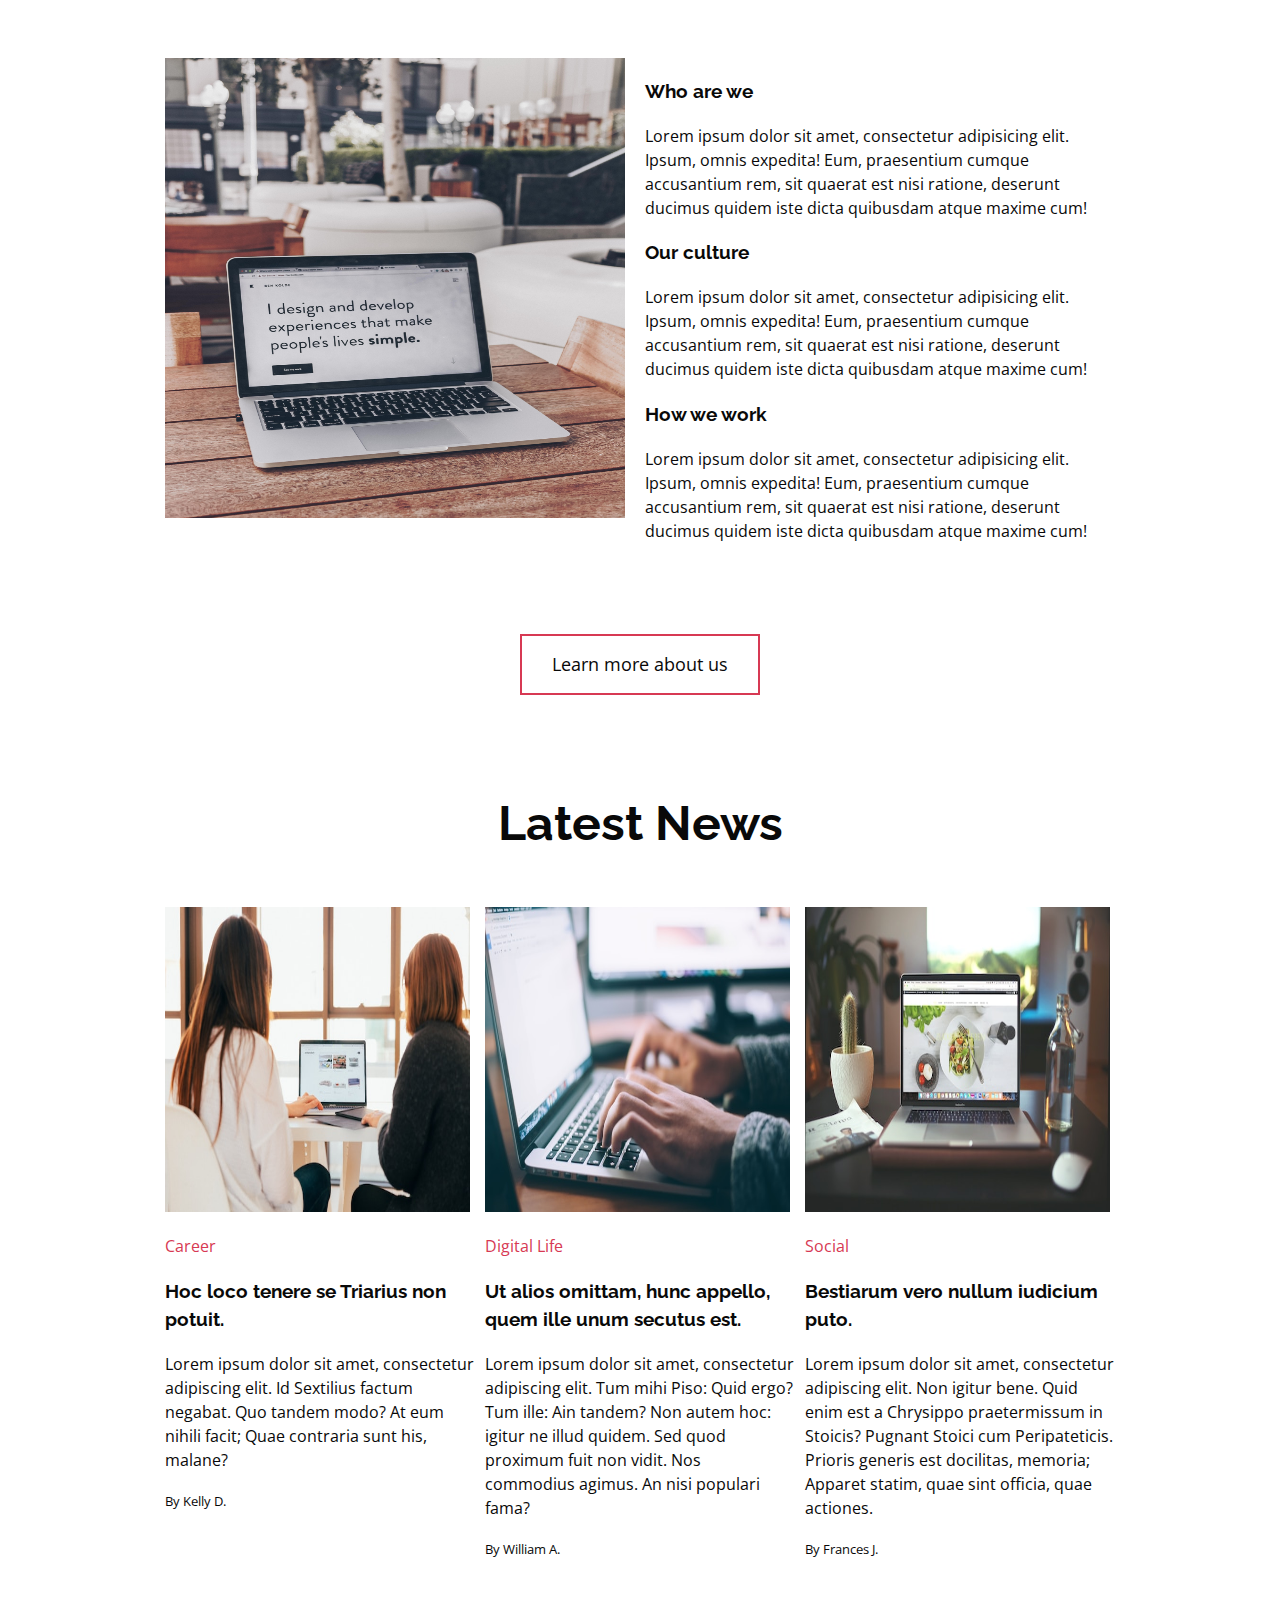
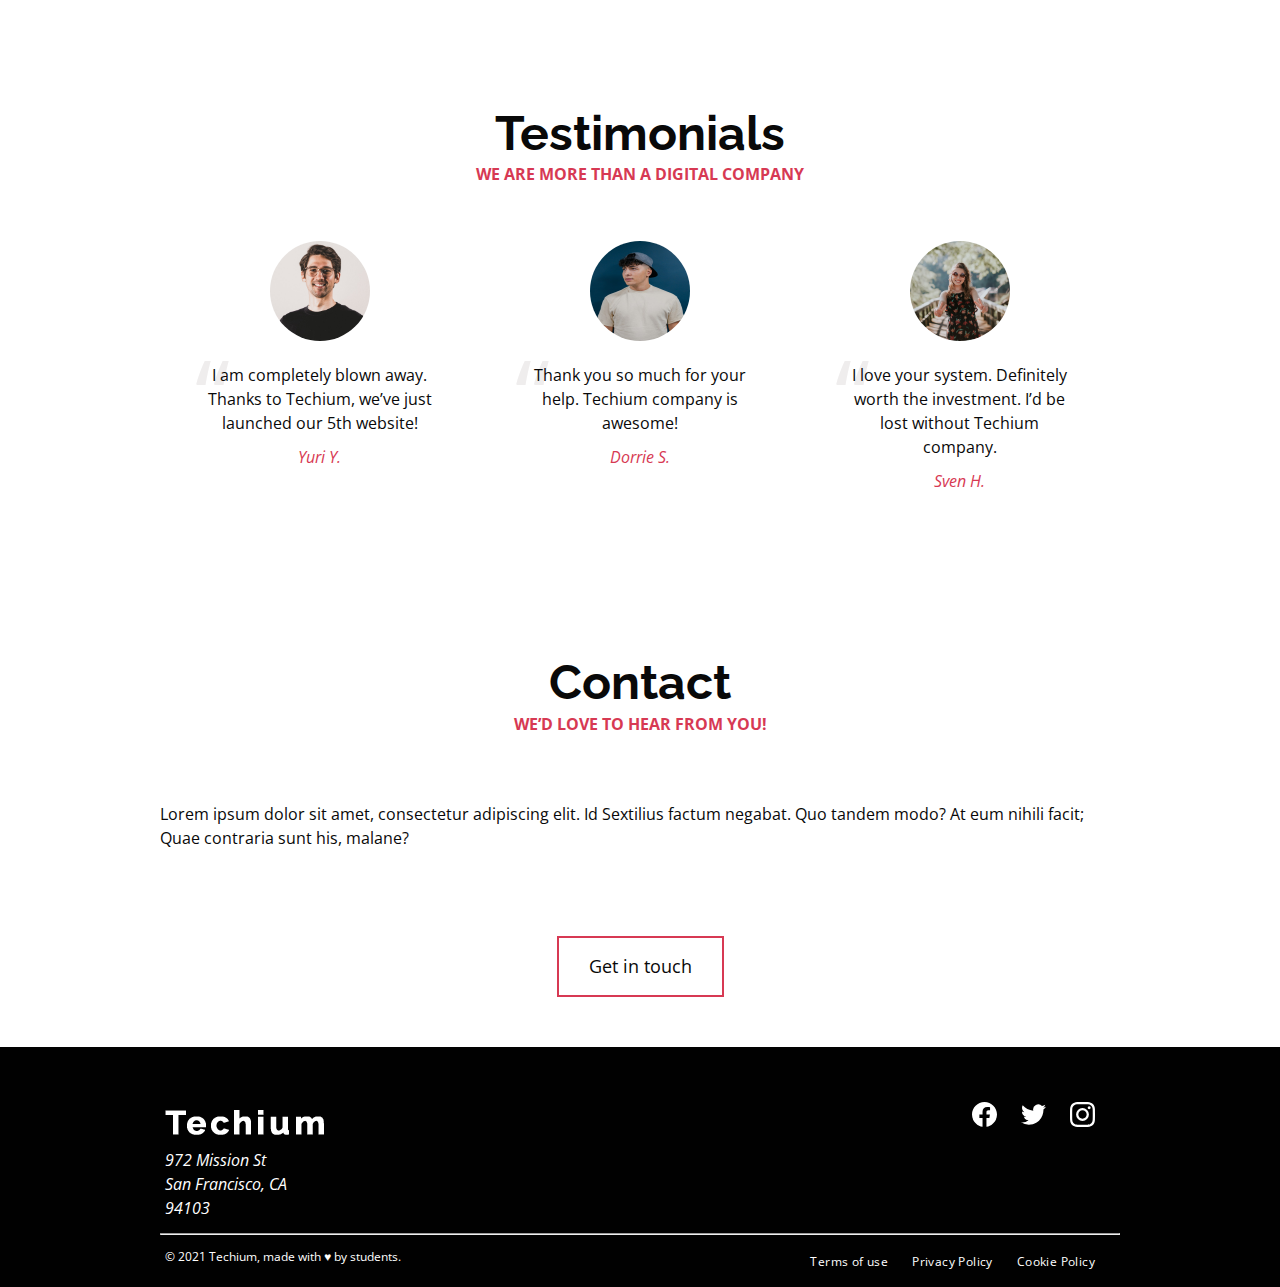
<file: flexbox/1-index.html>
<!DOCTYPE html>
<html lang="en" dir="ltr">
  <head>
    <meta charset="utf-8">
    <meta name="viewport" content="width=device-width, initial-scale=1, viewport-fit=cover">
    <title>Homepage - Techium</title>
    <meta name="description" content="Description of the page less than 150 characters">
    <link rel="icon" type="image/png" href="images/favicon.jpg">
    <link href="0-styles.css" rel="stylesheet">
    <link href="https://fonts.googleapis.com/css?family=Open+Sans:400,700|Raleway:700&display=swap" rel="stylesheet"></p>
<p></head>
  <body>
    <!-- Header --> 
    <header class="header" data-section-theme="dark">
      <div class="container">
        <div class="header-logo">
          <a href="#">
            <img src="images/logo-white.png" alt="Techium logo" width="160" height="40">
          </a>
        </div>
        <nav class="navbar-menu">
          <ul class="nav">
            <li class="nav-item">
              <a href="#" class="nav-link">Home</a>
            </li>
            <li class="nav-item">
              <a href="#services" class="nav-link">Services</a>
            </li>
            <li class="nav-item">
              <a href="#works" class="nav-link">Works</a>
            </li>
            <li class="nav-item">
              <a href="#about" class="nav-link">About</a>
            </li>
            <li class="nav-item">
              <a href="#latest_news" class="nav-link">Latest news</a>
            </li>
            <li class="nav-item">
              <a href="#testimonials" class="nav-link">Testimonials</a>
            </li>
            <li class="nav-item">
              <a href="#contact" class="nav-link">Contact</a>
            </li>
          </ul>
        </nav>
      </div>
    </header>
    <!-- Main -->
    <main>
      <!-- Hero section -->
      <section class="section-hero" data-section-theme="dark">
        <div class="container">
          <div class="section-body">
            <section class="section-inner">
              <h2 class="section-title">We help you build your brand</h2>
              <a href="#" class="button">Get Started</a>
            </section>
          </div>
        </div>
      </section>
      <!-- Services section --> 
      <section id="services" class="section section-services">
        <div class="container">
          <header class="section-header">
            <h2 class="section-title">Services</h2>
            <p class="section-tagline">We work with you</p>
          </header>
          <div class="section-body">
            <ul class="row">
              <li class="col-1-3">
                <div class="card-services">
                  <h3 class="card-title"><a href="#">Design & Concept</a></h3>
                </div>
              </li>
              <li class="col-1-3">
                <div class="card-services">
                  <h3 class="card-title"><a href="#">Digital Strategy</a></h3>
                </div>
              </li>
              <li class="col-1-3">
                <div class="card-services">
                  <h3 class="card-title"><a href="#">Content Strategy</a></h3>
                </div>
              </li>
            </ul>
            <ul class="row">
              <li class="col-1-3">
                <div class="card-services">
                  <h3 class="card-title"><a href="#">UX Design</a></h3>
                </div>
              </li>
              <li class="col-1-3">
                <div class="card-services">
                  <h3 class="card-title"><a href="#">Web Development</a></h3>
                </div>
              </li>
              <li class="col-1-3">
                <div class="card-services">
                  <h3 class="card-title"><a href="#">Social Media</a></h3>
                </div>
              </li>
            </ul>
          </div>
        </div>
      </section>
      <!-- Works section -->
      <section id="works" class="section section-works" data-section-theme="dark">
        <div class="container">
          <header class="section-header">
            <h2 class="section-title">Works</h2>
            <p class="section-tagline">Take a look at our portfolio</p>
          </header>
          <div class="section-body">
            <ul class="row">
              <li class="col-1-3">
                <article class="card-work">
                  <div class="card-outer">
                    <div class="card-image">
                      <img src="images/work-1.jpg" alt="">
                    </div>
                    <div class="card-inner">
                      <h3 class="card-title"><a href="#">Interior Design</a></h3>
                    </div>
                  </div>
                </article>
              </li>
              <li class="col-1-3">
                <article class="card-work">
                  <div class="card-outer">
                    <div class="card-image">
                      <img src="images/work-2.jpg" alt="">
                    </div>
                    <div class="card-inner">
                      <h3 class="card-title"><a href="#">Web Development</a></h3>
                    </div>
                  </div>
                </article>
              </li>
              <li class="col-1-3">
                <article class="card-work">
                  <div class="card-outer">
                    <div class="card-image">
                      <img src="images/work-3.jpg" alt="">
                    </div>
                    <div class="card-inner">
                      <h3 class="card-title"><a href="#">Personal Development</a></h3>
                    </div>
                  </div>
                </article>
              </li>
            </ul>
          </div>
        </div>
      </section>
      <!-- About Us section --> 
      <section id="about" class="section section-about-us">
        <div class="container">
          <header class="section-header">
            <h2 class="section-title">About Us</h2>
            <p class="section-tagline">Everything about us</p>
          </header>
          <div class="section-body">
            <div class="row">
              <div class="col-1-2">
                <img src="images/about.jpg" alt="" width="460" height="460">
              </div>
              <div class="col-1-2">
                <h3>Who are we</h3>
                <p>Lorem ipsum dolor sit amet, consectetur adipisicing elit. Ipsum, omnis expedita! Eum, praesentium cumque accusantium rem, sit quaerat est nisi ratione, deserunt ducimus quidem iste dicta quibusdam atque maxime cum!</p>
                <h3>Our culture</h3>
                <p>Lorem ipsum dolor sit amet, consectetur adipisicing elit. Ipsum, omnis expedita! Eum, praesentium cumque accusantium rem, sit quaerat est nisi ratione, deserunt ducimus quidem iste dicta quibusdam atque maxime cum!</p>
                <h3>How we work</h3>
                <p>Lorem ipsum dolor sit amet, consectetur adipisicing elit. Ipsum, omnis expedita! Eum, praesentium cumque accusantium rem, sit quaerat est nisi ratione, deserunt ducimus quidem iste dicta quibusdam atque maxime cum!</p>
              </div>
            </div>
          </div>
          <div class="section-footer">
            <a href="#" class="button">Learn more about us</a>
          </div>
        </div>
      </section>
      <!-- Latest news section --> 
      <section id="latest_news" class="section section-latest-news">
        <div class="container">
          <header class="section-header">
            <h2 class="section-title">Latest News</h2>
          </header>
          <div class="section-body">
            <ul class="row">
              <li class="col-1-3">
                <article class="card-blog">
                  <div>
                    <img src="images/article-1.jpg" alt="" width="305" height="305">
                  </div>
                  <p class="card-category">Career</p>
                  <h3><a href="#">Hoc loco tenere se Triarius non potuit.</a></h3>
                  <p>Lorem ipsum dolor sit amet, consectetur adipiscing elit. Id Sextilius factum negabat. Quo tandem modo? At eum nihili facit; Quae contraria sunt his, malane?</p>
                  <small>By Kelly D.</small>
                </article>
              </li>
              <li class="col-1-3">
                <article class="card-blog">
                  <div>
                    <img src="images/article-2.jpg" alt="" width="305" height="305">
                  </div>
                  <p class="card-category">Digital Life</p>
                  <h3><a href="#">Ut alios omittam, hunc appello, quem ille unum secutus est.</a></h3>
                  <p>Lorem ipsum dolor sit amet, consectetur adipiscing elit. Tum mihi Piso: Quid ergo? Tum ille: Ain tandem? Non autem hoc: igitur ne illud quidem. Sed quod proximum fuit non vidit. Nos commodius agimus. An nisi populari fama?</p>
                  <small>By William A.</small>
                </article>
              </li>
              <li class="col-1-3">
                <article class="card-blog">
                  <div>
                    <img src="images/article-3.jpg" alt="" width="305" height="305">
                  </div>
                  <p class="card-category">Social</p>
                  <h3><a href="#">Bestiarum vero nullum iudicium puto.</a></h3>
                  <p>Lorem ipsum dolor sit amet, consectetur adipiscing elit. Non igitur bene. Quid enim est a Chrysippo praetermissum in Stoicis? Pugnant Stoici cum Peripateticis. Prioris generis est docilitas, memoria; Apparet statim, quae sint officia, quae actiones.</p>
                  <small>By Frances J.</small>
                </article>
              </li>
            </ul>
          </div>
        </div>
      </section>
      <!-- Testimonials section -->
      <section id="testimonial" class="section section-testimonial">
        <div class="container">
          <header class="section-header">
            <h2 class="section-title">Testimonials</h2>
            <p class="section-tagline">We are more than a digital company</p>
          </header>
          <div class="section-body">
            <ul class="row">
              <li class="col-1-3">
                <article class="card-testimonial">
                  <img src="images/person-1.jpg" alt="Yuri Y. avatar" width="100" height="100" class="card-avatar">
                  <blockquote class="card-quote">
                    <p>I am completely blown away. Thanks to Techium, we’ve just launched our 5th website!
                      <cite>Yuri Y.</cite>
                    </p>
                  </blockquote>
                </article>
              </li>
              <li class="col-1-3">
                <article class="card-testimonial">
                  <img src="images/person-2.jpg" alt="Dorrie S. avatar" width="100" height="100" class="card-avatar">
                  <blockquote class="card-quote">
                    <p>Thank you so much for your help. Techium company is awesome!
                      <cite>Dorrie S.</cite>
                    </p>
                  </blockquote>
                </article>
              </li>
              <li class="col-1-3">
                <article class="card-testimonial">
                  <img src="images/person-3.jpg" alt="Sven H. avatar" width="100" height="100" class="card-avatar">
                  <blockquote class="card-quote">
                    <p>I love your system. Definitely worth the investment. I’d be lost without Techium company.
                      <cite>Sven H.</cite>
                    </p>
                  </blockquote>
                </article>
              </li>
            </ul>
          </div>
        </div>
      </section>
      <!-- Contact section -->
      <section id="contact" class="section section-contact">
        <div class="container">
          <header class="section-header">
            <h2 class="section-title">Contact</h2>
            <p class="section-tagline">We’d love to hear from you!</p>
          </header>
          <div class="section-body">
            <p>Lorem ipsum dolor sit amet, consectetur adipiscing elit. Id Sextilius factum negabat. Quo tandem modo? At eum nihili facit; Quae contraria sunt his, malane?</p>
          </div>
          <div class="section-footer">
            <a href="#" class="button">Get in touch</a>
          </div>
        </div>
      </section>
    </main>
    <!-- Footer -->
    <footer class="footer" data-section-theme="dark">
      <div  class="container">
        <div class="row">
          <div class="col-1-2">
            <img src="images/logo-white.png" alt="Techium logo" width="160" height="40">
            <address class="footer-address">
              972 Mission St<br>
              San Francisco, CA<br>
              94103
            </address>
          </div>
          <div class="col-1-2">
            <ul class="social nav">
              <li class="social-item nav-item">
                <a href="https://www.facebook.com" class="social-link">
                  <svg viewbox="0 0 24 24" xmlns="http://www.w3.org/2000/svg" width="25" height="25">
                    <title>
                      Facebook icon
                    </title>
                    <path d="M23.998 12c0-6.628-5.372-12-11.999-12C5.372 0 0 5.372 0 12c0 5.988 4.388 10.952 10.124 11.852v-8.384H7.078v-3.469h3.046V9.356c0-3.008 1.792-4.669 4.532-4.669 1.313 0 2.686.234 2.686.234v2.953H15.83c-1.49 0-1.955.925-1.955 1.874V12h3.328l-.532 3.469h-2.796v8.384c5.736-.9 10.124-5.864 10.124-11.853z"/>
                  </svg>
                </a>
              </li>
              <li class="social-item nav-item">
                <a href="https://twitter.com" class="social-link">
                  <svg viewbox="0 0 24 24" xmlns="http://www.w3.org/2000/svg" width="25" height="25">
                    <title>
                      Twitter icon
                    </title>
                    <path d="M23.954 4.569a10 10 0 0 1-2.825.775 4.958 4.958 0 0 0 2.163-2.723c-.951.555-2.005.959-3.127 1.184a4.92 4.92 0 0 0-8.384 4.482C7.691 8.094 4.066 6.13 1.64 3.161a4.822 4.822 0 0 0-.666 2.475c0 1.71.87 3.213 2.188 4.096a4.904 4.904 0 0 1-2.228-.616v.061a4.923 4.923 0 0 0 3.946 4.827 4.996 4.996 0 0 1-2.212.085 4.937 4.937 0 0 0 4.604 3.417 9.868 9.868 0 0 1-6.102 2.105c-.39 0-.779-.023-1.17-.067a13.995 13.995 0 0 0 7.557 2.209c9.054 0 13.999-7.496 13.999-13.986 0-.209 0-.42-.015-.63a9.936 9.936 0 0 0 2.46-2.548l-.047-.02z"/>
                  </svg>
                </a>
              </li>
              <li class="social-item nav-item">
                <a href="https://www.instagram.com" class="social-link">
                  <svg viewbox="0 0 24 24" xmlns="http://www.w3.org/2000/svg" width="25" height="25">
                    <title>
                      Instagram icon
                    </title>
                    <path d="M12 0C8.74 0 8.333.015 7.053.072 5.775.132 4.905.333 4.14.63c-.789.306-1.459.717-2.126 1.384S.935 3.35.63 4.14C.333 4.905.131 5.775.072 7.053.012 8.333 0 8.74 0 12s.015 3.667.072 4.947c.06 1.277.261 2.148.558 2.913a5.885 5.885 0 0 0 1.384 2.126A5.868 5.868 0 0 0 4.14 23.37c.766.296 1.636.499 2.913.558C8.333 23.988 8.74 24 12 24s3.667-.015 4.947-.072c1.277-.06 2.148-.262 2.913-.558a5.898 5.898 0 0 0 2.126-1.384 5.86 5.86 0 0 0 1.384-2.126c.296-.765.499-1.636.558-2.913.06-1.28.072-1.687.072-4.947s-.015-3.667-.072-4.947c-.06-1.277-.262-2.149-.558-2.913a5.89 5.89 0 0 0-1.384-2.126A5.847 5.847 0 0 0 19.86.63c-.765-.297-1.636-.499-2.913-.558C15.667.012 15.26 0 12 0zm0 2.16c3.203 0 3.585.016 4.85.071 1.17.055 1.805.249 2.227.415.562.217.96.477 1.382.896.419.42.679.819.896 1.381.164.422.36 1.057.413 2.227.057 1.266.07 1.646.07 4.85s-.015 3.585-.074 4.85c-.061 1.17-.256 1.805-.421 2.227a3.81 3.81 0 0 1-.899 1.382 3.744 3.744 0 0 1-1.38.896c-.42.164-1.065.36-2.235.413-1.274.057-1.649.07-4.859.07-3.211 0-3.586-.015-4.859-.074-1.171-.061-1.816-.256-2.236-.421a3.716 3.716 0 0 1-1.379-.899 3.644 3.644 0 0 1-.9-1.38c-.165-.42-.359-1.065-.42-2.235-.045-1.26-.061-1.649-.061-4.844 0-3.196.016-3.586.061-4.861.061-1.17.255-1.814.42-2.234.21-.57.479-.96.9-1.381.419-.419.81-.689 1.379-.898.42-.166 1.051-.361 2.221-.421 1.275-.045 1.65-.06 4.859-.06l.045.03zm0 3.678a6.162 6.162 0 1 0 0 12.324 6.162 6.162 0 1 0 0-12.324zM12 16c-2.21 0-4-1.79-4-4s1.79-4 4-4 4 1.79 4 4-1.79 4-4 4zm7.846-10.405a1.441 1.441 0 0 1-2.88 0 1.44 1.44 0 0 1 2.88 0z"/>
                  </svg>
                </a>
              </li>
            </ul>
          </div>
        </div>
        <hr>
        <div class="row">
          <div class="col-1-2">
            <p class="footer-copyright">© 2021 Techium, made with ♥ by students.</p>
          </div>
          <div class="col-1-2">
            <ul class="footer-nav nav">
              <li class="footer-nav-item nav-item">
                <a href="#" class="footer-nav-link">Terms of use</a>
              </li>
              <li class="footer-nav-item nav-item">
                <a href="#" class="footer-nav-link">Privacy Policy</a>
              </li>
              <li class="footer-nav-item nav-item">
                <a href="#" class="footer-nav-link">Cookie Policy</a>
              </li>
            </ul>
          </div>
        </div>
      </div>
    </footer>
  </body>
</html>
</file>
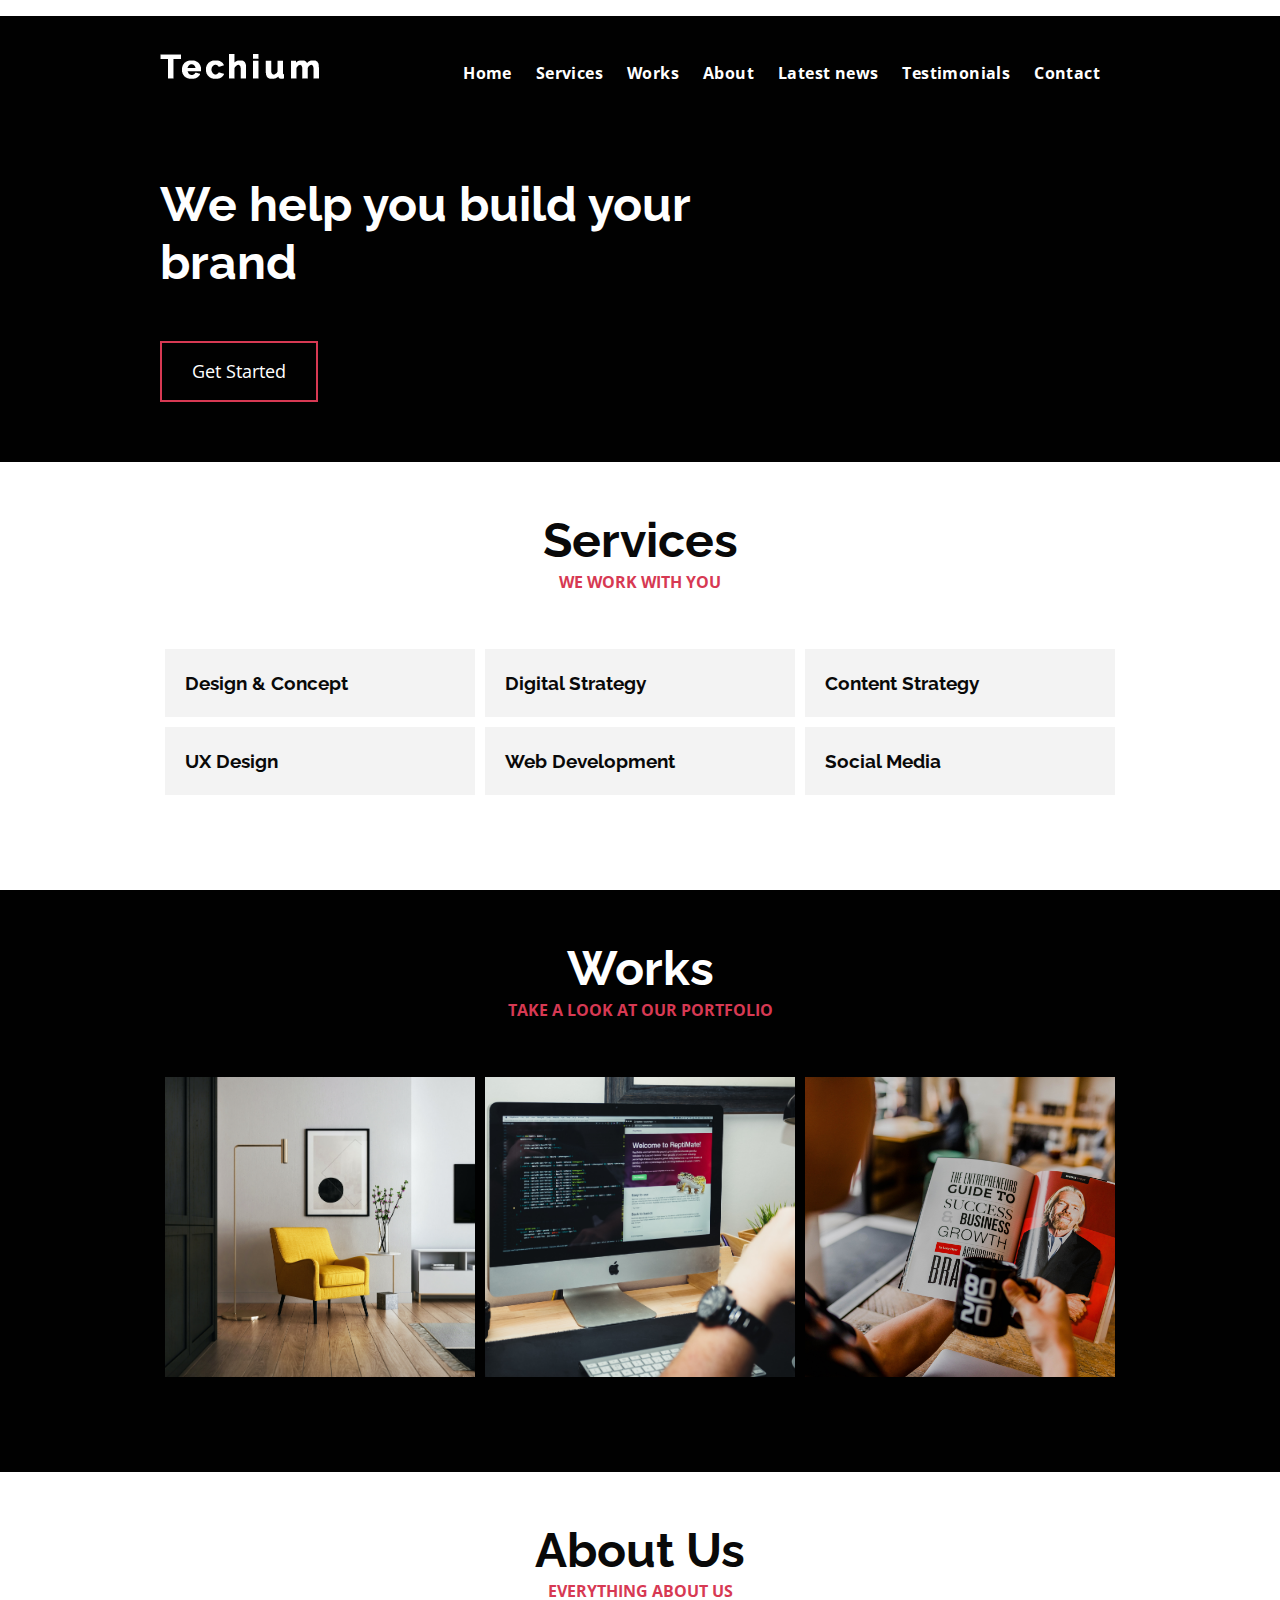
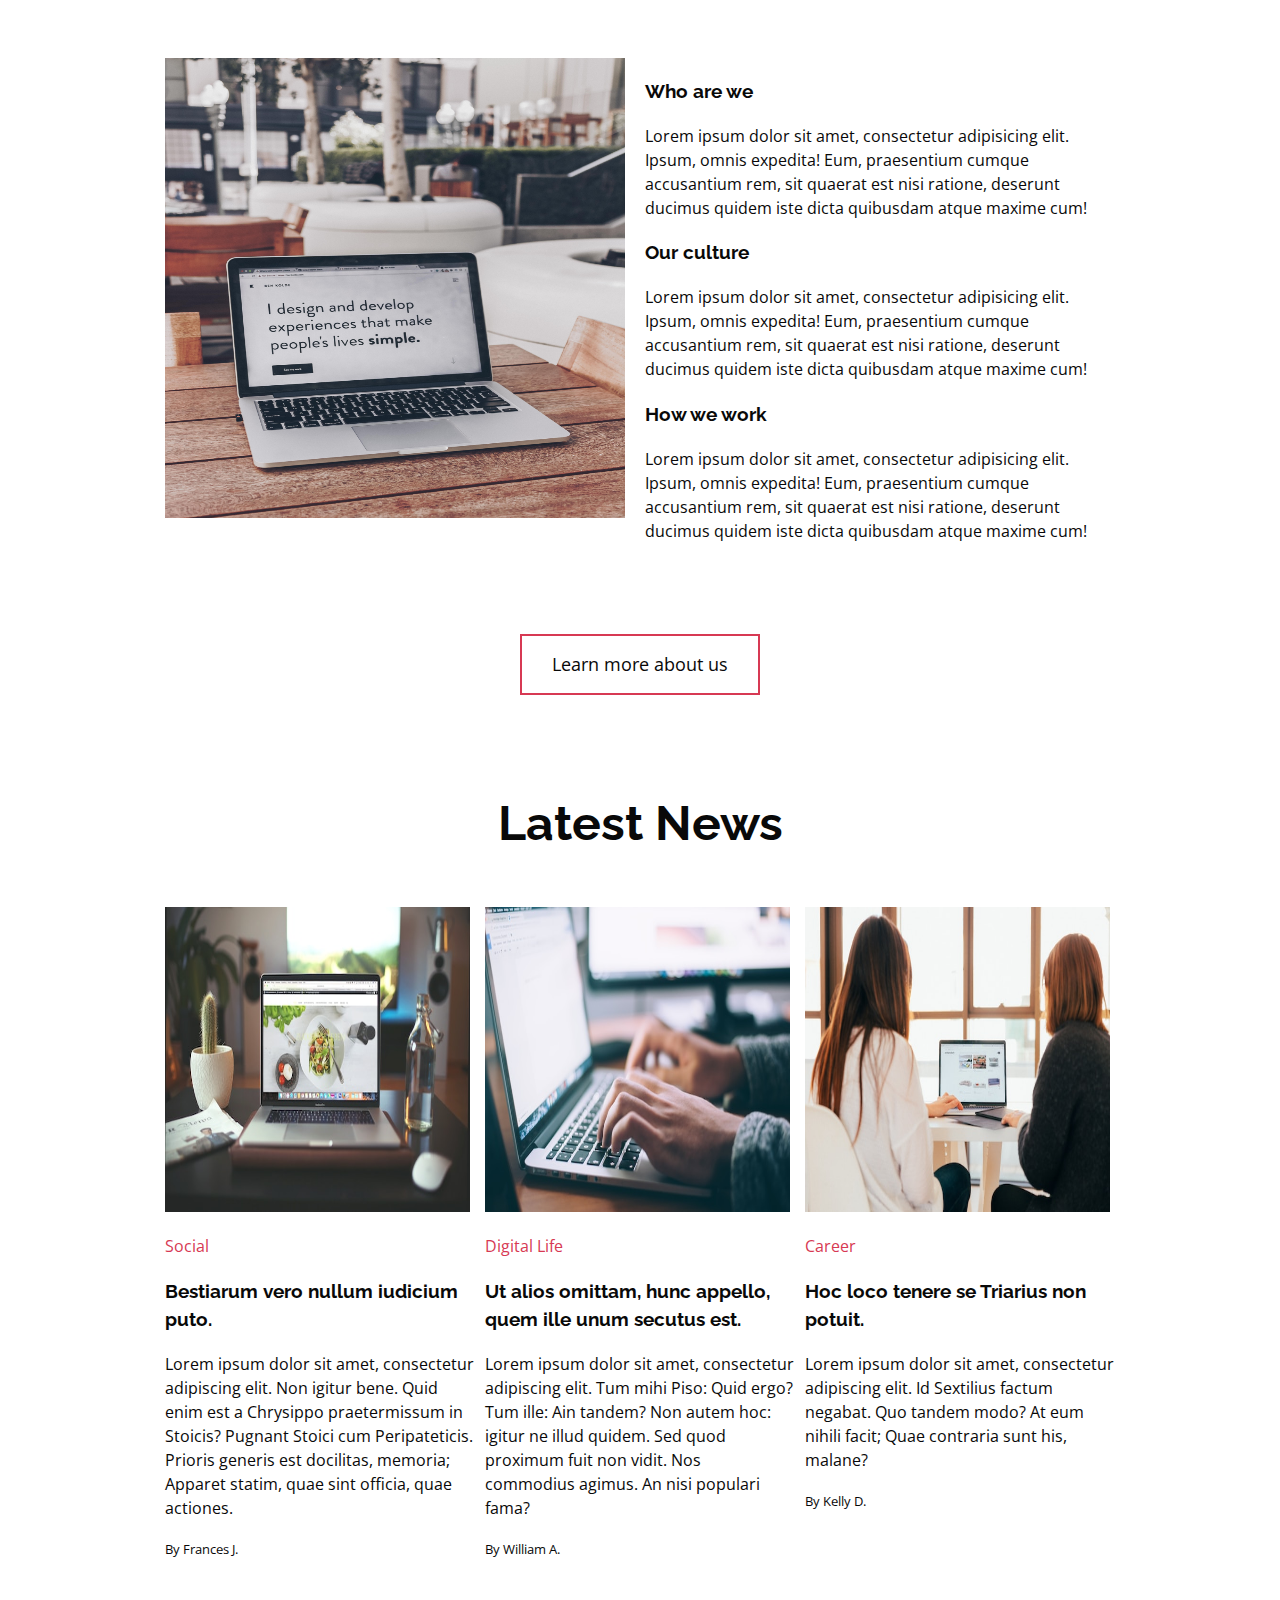
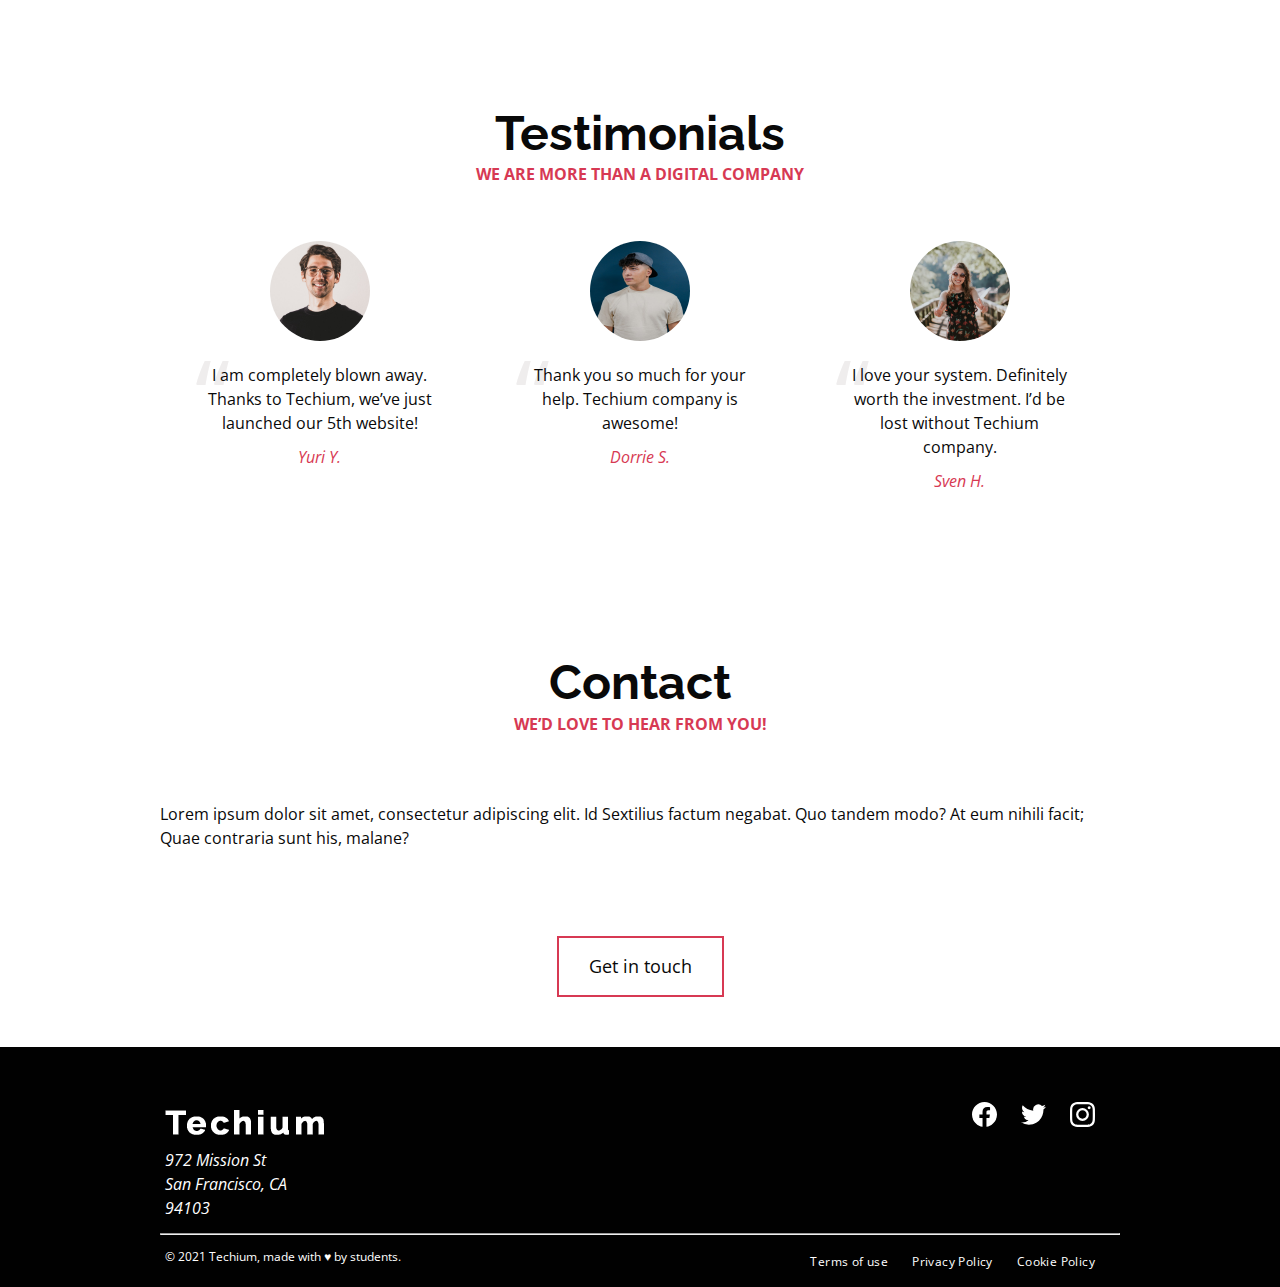
<file: flexbox/2-index.html>
<!DOCTYPE html>
<html lang="en" dir="ltr">
  <head>
    <meta charset="utf-8">
    <meta name="viewport" content="width=device-width, initial-scale=1, viewport-fit=cover">
    <title>Homepage - Techium</title>
    <meta name="description" content="Description of the page less than 150 characters">
    <link rel="icon" type="image/png" href="images/favicon.jpg">
    <link href="2-styles.css" rel="stylesheet">
    <link href="https://fonts.googleapis.com/css?family=Open+Sans:400,700|Raleway:700&display=swap" rel="stylesheet"></p>
<p></head>
  <body>
    <!-- Header --> 
    <header class="header" data-section-theme="dark">
      <div class="container">
        <div class="header-logo">
          <a href="#">
            <img src="images/logo-white.png" alt="Techium logo" width="160" height="40">
          </a>
        </div>
        <nav class="navbar-menu">
          <ul class="nav">
            <li class="nav-item">
              <a href="#" class="nav-link">Home</a>
            </li>
            <li class="nav-item">
              <a href="#services" class="nav-link">Services</a>
            </li>
            <li class="nav-item">
              <a href="#works" class="nav-link">Works</a>
            </li>
            <li class="nav-item">
              <a href="#about" class="nav-link">About</a>
            </li>
            <li class="nav-item">
              <a href="#latest_news" class="nav-link">Latest news</a>
            </li>
            <li class="nav-item">
              <a href="#testimonials" class="nav-link">Testimonials</a>
            </li>
            <li class="nav-item">
              <a href="#contact" class="nav-link">Contact</a>
            </li>
          </ul>
        </nav>
      </div>
    </header>
    <!-- Main -->
    <main>
      <!-- Hero section -->
      <section class="section-hero" data-section-theme="dark">
        <div class="container">
          <div class="section-body">
            <section class="section-inner">
              <h2 class="section-title">We help you build your brand</h2>
              <a href="#" class="button">Get Started</a>
            </section>
          </div>
        </div>
      </section>
      <!-- Services section --> 
      <section id="services" class="section section-services">
        <div class="container">
          <header class="section-header">
            <h2 class="section-title">Services</h2>
            <p class="section-tagline">We work with you</p>
          </header>
          <div class="section-body">
            <ul class="row">
              <li class="col-1-3">
                <div class="card-services">
                  <h3 class="card-title"><a href="#">Design & Concept</a></h3>
                </div>
              </li>
              <li class="col-1-3">
                <div class="card-services">
                  <h3 class="card-title"><a href="#">Digital Strategy</a></h3>
                </div>
              </li>
              <li class="col-1-3">
                <div class="card-services">
                  <h3 class="card-title"><a href="#">Content Strategy</a></h3>
                </div>
              </li>
            </ul>
            <ul class="row">
              <li class="col-1-3">
                <div class="card-services">
                  <h3 class="card-title"><a href="#">UX Design</a></h3>
                </div>
              </li>
              <li class="col-1-3">
                <div class="card-services">
                  <h3 class="card-title"><a href="#">Web Development</a></h3>
                </div>
              </li>
              <li class="col-1-3">
                <div class="card-services">
                  <h3 class="card-title"><a href="#">Social Media</a></h3>
                </div>
              </li>
            </ul>
          </div>
        </div>
      </section>
      <!-- Works section -->
      <section id="works" class="section section-works" data-section-theme="dark">
        <div class="container">
          <header class="section-header">
            <h2 class="section-title">Works</h2>
            <p class="section-tagline">Take a look at our portfolio</p>
          </header>
          <div class="section-body">
            <ul class="row">
              <li class="col-1-3">
                <article class="card-work">
                  <div class="card-outer">
                    <div class="card-image">
                      <img src="images/work-1.jpg" alt="">
                    </div>
                    <div class="card-inner">
                      <h3 class="card-title"><a href="#">Interior Design</a></h3>
                    </div>
                  </div>
                </article>
              </li>
              <li class="col-1-3">
                <article class="card-work">
                  <div class="card-outer">
                    <div class="card-image">
                      <img src="images/work-2.jpg" alt="">
                    </div>
                    <div class="card-inner">
                      <h3 class="card-title"><a href="#">Web Development</a></h3>
                    </div>
                  </div>
                </article>
              </li>
              <li class="col-1-3">
                <article class="card-work">
                  <div class="card-outer">
                    <div class="card-image">
                      <img src="images/work-3.jpg" alt="">
                    </div>
                    <div class="card-inner">
                      <h3 class="card-title"><a href="#">Personal Development</a></h3>
                    </div>
                  </div>
                </article>
              </li>
            </ul>
          </div>
        </div>
      </section>
      <!-- About Us section --> 
      <section id="about" class="section section-about-us">
        <div class="container">
          <header class="section-header">
            <h2 class="section-title">About Us</h2>
            <p class="section-tagline">Everything about us</p>
          </header>
          <div class="section-body">
            <div class="row">
              <div class="col-1-2">
                <img src="images/about.jpg" alt="" width="460" height="460">
              </div>
              <div class="col-1-2">
                <h3>Who are we</h3>
                <p>Lorem ipsum dolor sit amet, consectetur adipisicing elit. Ipsum, omnis expedita! Eum, praesentium cumque accusantium rem, sit quaerat est nisi ratione, deserunt ducimus quidem iste dicta quibusdam atque maxime cum!</p>
                <h3>Our culture</h3>
                <p>Lorem ipsum dolor sit amet, consectetur adipisicing elit. Ipsum, omnis expedita! Eum, praesentium cumque accusantium rem, sit quaerat est nisi ratione, deserunt ducimus quidem iste dicta quibusdam atque maxime cum!</p>
                <h3>How we work</h3>
                <p>Lorem ipsum dolor sit amet, consectetur adipisicing elit. Ipsum, omnis expedita! Eum, praesentium cumque accusantium rem, sit quaerat est nisi ratione, deserunt ducimus quidem iste dicta quibusdam atque maxime cum!</p>
              </div>
            </div>
          </div>
          <div class="section-footer">
            <a href="#" class="button">Learn more about us</a>
          </div>
        </div>
      </section>
      <!-- Latest news section --> 
      <section id="latest_news" class="section section-latest-news">
        <div class="container">
          <header class="section-header">
            <h2 class="section-title">Latest News</h2>
          </header>
          <div class="section-body">
            <ul class="row">
              <li class="col-1-3">
                <article class="card-blog">
                  <div>
                    <img src="images/article-1.jpg" alt="" width="305" height="305">
                  </div>
                  <p class="card-category">Career</p>
                  <h3><a href="#">Hoc loco tenere se Triarius non potuit.</a></h3>
                  <p>Lorem ipsum dolor sit amet, consectetur adipiscing elit. Id Sextilius factum negabat. Quo tandem modo? At eum nihili facit; Quae contraria sunt his, malane?</p>
                  <small>By Kelly D.</small>
                </article>
              </li>
              <li class="col-1-3">
                <article class="card-blog">
                  <div>
                    <img src="images/article-2.jpg" alt="" width="305" height="305">
                  </div>
                  <p class="card-category">Digital Life</p>
                  <h3><a href="#">Ut alios omittam, hunc appello, quem ille unum secutus est.</a></h3>
                  <p>Lorem ipsum dolor sit amet, consectetur adipiscing elit. Tum mihi Piso: Quid ergo? Tum ille: Ain tandem? Non autem hoc: igitur ne illud quidem. Sed quod proximum fuit non vidit. Nos commodius agimus. An nisi populari fama?</p>
                  <small>By William A.</small>
                </article>
              </li>
              <li class="col-1-3">
                <article class="card-blog">
                  <div>
                    <img src="images/article-3.jpg" alt="" width="305" height="305">
                  </div>
                  <p class="card-category">Social</p>
                  <h3><a href="#">Bestiarum vero nullum iudicium puto.</a></h3>
                  <p>Lorem ipsum dolor sit amet, consectetur adipiscing elit. Non igitur bene. Quid enim est a Chrysippo praetermissum in Stoicis? Pugnant Stoici cum Peripateticis. Prioris generis est docilitas, memoria; Apparet statim, quae sint officia, quae actiones.</p>
                  <small>By Frances J.</small>
                </article>
              </li>
            </ul>
          </div>
        </div>
      </section>
      <!-- Testimonials section -->
      <section id="testimonial" class="section section-testimonial">
        <div class="container">
          <header class="section-header">
            <h2 class="section-title">Testimonials</h2>
            <p class="section-tagline">We are more than a digital company</p>
          </header>
          <div class="section-body">
            <ul class="row">
              <li class="col-1-3">
                <article class="card-testimonial">
                  <img src="images/person-1.jpg" alt="Yuri Y. avatar" width="100" height="100" class="card-avatar">
                  <blockquote class="card-quote">
                    <p>I am completely blown away. Thanks to Techium, we’ve just launched our 5th website!
                      <cite>Yuri Y.</cite>
                    </p>
                  </blockquote>
                </article>
              </li>
              <li class="col-1-3">
                <article class="card-testimonial">
                  <img src="images/person-2.jpg" alt="Dorrie S. avatar" width="100" height="100" class="card-avatar">
                  <blockquote class="card-quote">
                    <p>Thank you so much for your help. Techium company is awesome!
                      <cite>Dorrie S.</cite>
                    </p>
                  </blockquote>
                </article>
              </li>
              <li class="col-1-3">
                <article class="card-testimonial">
                  <img src="images/person-3.jpg" alt="Sven H. avatar" width="100" height="100" class="card-avatar">
                  <blockquote class="card-quote">
                    <p>I love your system. Definitely worth the investment. I’d be lost without Techium company.
                      <cite>Sven H.</cite>
                    </p>
                  </blockquote>
                </article>
              </li>
            </ul>
          </div>
        </div>
      </section>
      <!-- Contact section -->
      <section id="contact" class="section section-contact">
        <div class="container">
          <header class="section-header">
            <h2 class="section-title">Contact</h2>
            <p class="section-tagline">We’d love to hear from you!</p>
          </header>
          <div class="section-body">
            <p>Lorem ipsum dolor sit amet, consectetur adipiscing elit. Id Sextilius factum negabat. Quo tandem modo? At eum nihili facit; Quae contraria sunt his, malane?</p>
          </div>
          <div class="section-footer">
            <a href="#" class="button">Get in touch</a>
          </div>
        </div>
      </section>
    </main>
    <!-- Footer -->
    <footer class="footer" data-section-theme="dark">
      <div  class="container">
        <div class="row">
          <div class="col-1-2">
            <img src="images/logo-white.png" alt="Techium logo" width="160" height="40">
            <address class="footer-address">
              972 Mission St<br>
              San Francisco, CA<br>
              94103
            </address>
          </div>
          <div class="col-1-2">
            <ul class="social nav">
              <li class="social-item nav-item">
                <a href="https://www.facebook.com" class="social-link">
                  <svg viewbox="0 0 24 24" xmlns="http://www.w3.org/2000/svg" width="25" height="25">
                    <title>
                      Facebook icon
                    </title>
                    <path d="M23.998 12c0-6.628-5.372-12-11.999-12C5.372 0 0 5.372 0 12c0 5.988 4.388 10.952 10.124 11.852v-8.384H7.078v-3.469h3.046V9.356c0-3.008 1.792-4.669 4.532-4.669 1.313 0 2.686.234 2.686.234v2.953H15.83c-1.49 0-1.955.925-1.955 1.874V12h3.328l-.532 3.469h-2.796v8.384c5.736-.9 10.124-5.864 10.124-11.853z"/>
                  </svg>
                </a>
              </li>
              <li class="social-item nav-item">
                <a href="https://twitter.com" class="social-link">
                  <svg viewbox="0 0 24 24" xmlns="http://www.w3.org/2000/svg" width="25" height="25">
                    <title>
                      Twitter icon
                    </title>
                    <path d="M23.954 4.569a10 10 0 0 1-2.825.775 4.958 4.958 0 0 0 2.163-2.723c-.951.555-2.005.959-3.127 1.184a4.92 4.92 0 0 0-8.384 4.482C7.691 8.094 4.066 6.13 1.64 3.161a4.822 4.822 0 0 0-.666 2.475c0 1.71.87 3.213 2.188 4.096a4.904 4.904 0 0 1-2.228-.616v.061a4.923 4.923 0 0 0 3.946 4.827 4.996 4.996 0 0 1-2.212.085 4.937 4.937 0 0 0 4.604 3.417 9.868 9.868 0 0 1-6.102 2.105c-.39 0-.779-.023-1.17-.067a13.995 13.995 0 0 0 7.557 2.209c9.054 0 13.999-7.496 13.999-13.986 0-.209 0-.42-.015-.63a9.936 9.936 0 0 0 2.46-2.548l-.047-.02z"/>
                  </svg>
                </a>
              </li>
              <li class="social-item nav-item">
                <a href="https://www.instagram.com" class="social-link">
                  <svg viewbox="0 0 24 24" xmlns="http://www.w3.org/2000/svg" width="25" height="25">
                    <title>
                      Instagram icon
                    </title>
                    <path d="M12 0C8.74 0 8.333.015 7.053.072 5.775.132 4.905.333 4.14.63c-.789.306-1.459.717-2.126 1.384S.935 3.35.63 4.14C.333 4.905.131 5.775.072 7.053.012 8.333 0 8.74 0 12s.015 3.667.072 4.947c.06 1.277.261 2.148.558 2.913a5.885 5.885 0 0 0 1.384 2.126A5.868 5.868 0 0 0 4.14 23.37c.766.296 1.636.499 2.913.558C8.333 23.988 8.74 24 12 24s3.667-.015 4.947-.072c1.277-.06 2.148-.262 2.913-.558a5.898 5.898 0 0 0 2.126-1.384 5.86 5.86 0 0 0 1.384-2.126c.296-.765.499-1.636.558-2.913.06-1.28.072-1.687.072-4.947s-.015-3.667-.072-4.947c-.06-1.277-.262-2.149-.558-2.913a5.89 5.89 0 0 0-1.384-2.126A5.847 5.847 0 0 0 19.86.63c-.765-.297-1.636-.499-2.913-.558C15.667.012 15.26 0 12 0zm0 2.16c3.203 0 3.585.016 4.85.071 1.17.055 1.805.249 2.227.415.562.217.96.477 1.382.896.419.42.679.819.896 1.381.164.422.36 1.057.413 2.227.057 1.266.07 1.646.07 4.85s-.015 3.585-.074 4.85c-.061 1.17-.256 1.805-.421 2.227a3.81 3.81 0 0 1-.899 1.382 3.744 3.744 0 0 1-1.38.896c-.42.164-1.065.36-2.235.413-1.274.057-1.649.07-4.859.07-3.211 0-3.586-.015-4.859-.074-1.171-.061-1.816-.256-2.236-.421a3.716 3.716 0 0 1-1.379-.899 3.644 3.644 0 0 1-.9-1.38c-.165-.42-.359-1.065-.42-2.235-.045-1.26-.061-1.649-.061-4.844 0-3.196.016-3.586.061-4.861.061-1.17.255-1.814.42-2.234.21-.57.479-.96.9-1.381.419-.419.81-.689 1.379-.898.42-.166 1.051-.361 2.221-.421 1.275-.045 1.65-.06 4.859-.06l.045.03zm0 3.678a6.162 6.162 0 1 0 0 12.324 6.162 6.162 0 1 0 0-12.324zM12 16c-2.21 0-4-1.79-4-4s1.79-4 4-4 4 1.79 4 4-1.79 4-4 4zm7.846-10.405a1.441 1.441 0 0 1-2.88 0 1.44 1.44 0 0 1 2.88 0z"/>
                  </svg>
                </a>
              </li>
            </ul>
          </div>
        </div>
        <hr>
        <div class="row">
          <div class="col-1-2">
            <p class="footer-copyright">© 2021 Techium, made with ♥ by students.</p>
          </div>
          <div class="col-1-2">
            <ul class="footer-nav nav">
              <li class="footer-nav-item nav-item">
                <a href="#" class="footer-nav-link">Terms of use</a>
              </li>
              <li class="footer-nav-item nav-item">
                <a href="#" class="footer-nav-link">Privacy Policy</a>
              </li>
              <li class="footer-nav-item nav-item">
                <a href="#" class="footer-nav-link">Cookie Policy</a>
              </li>
            </ul>
          </div>
        </div>
      </div>
    </footer>
  </body>
</html>
</file>
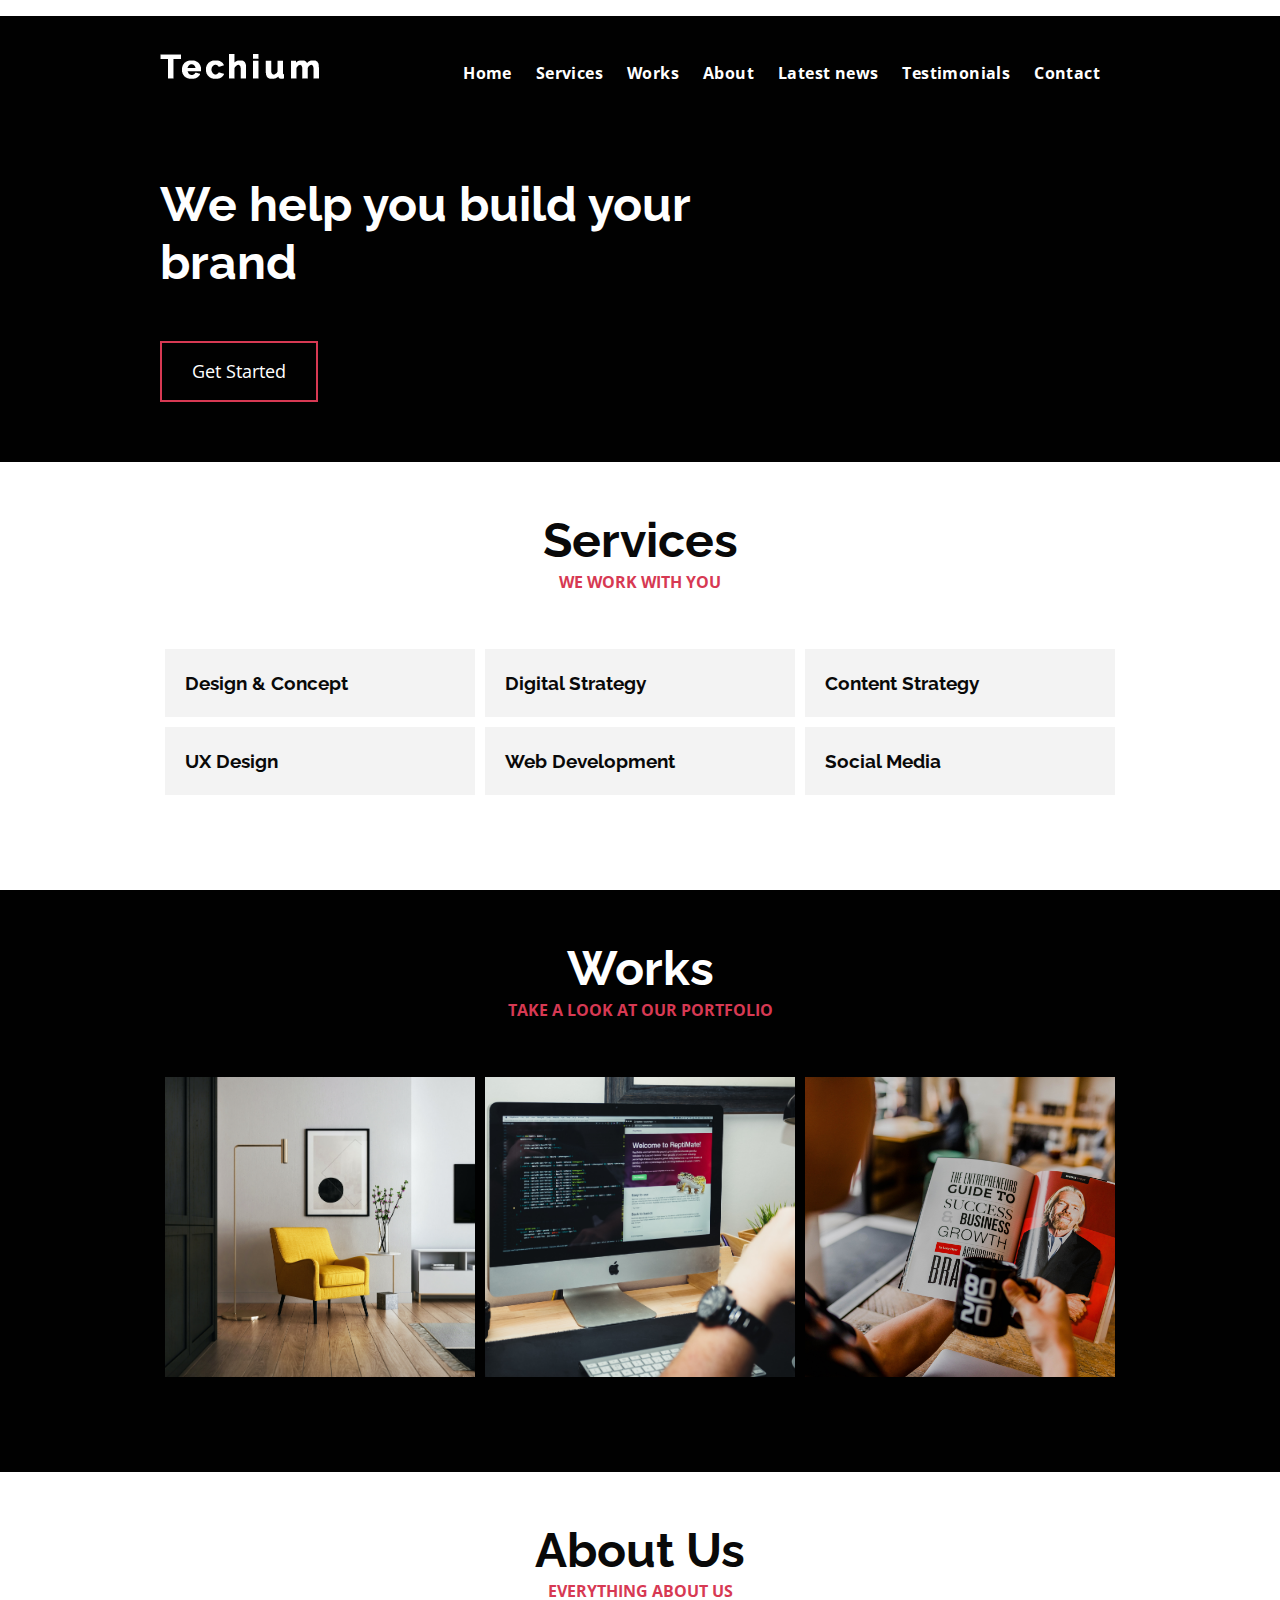
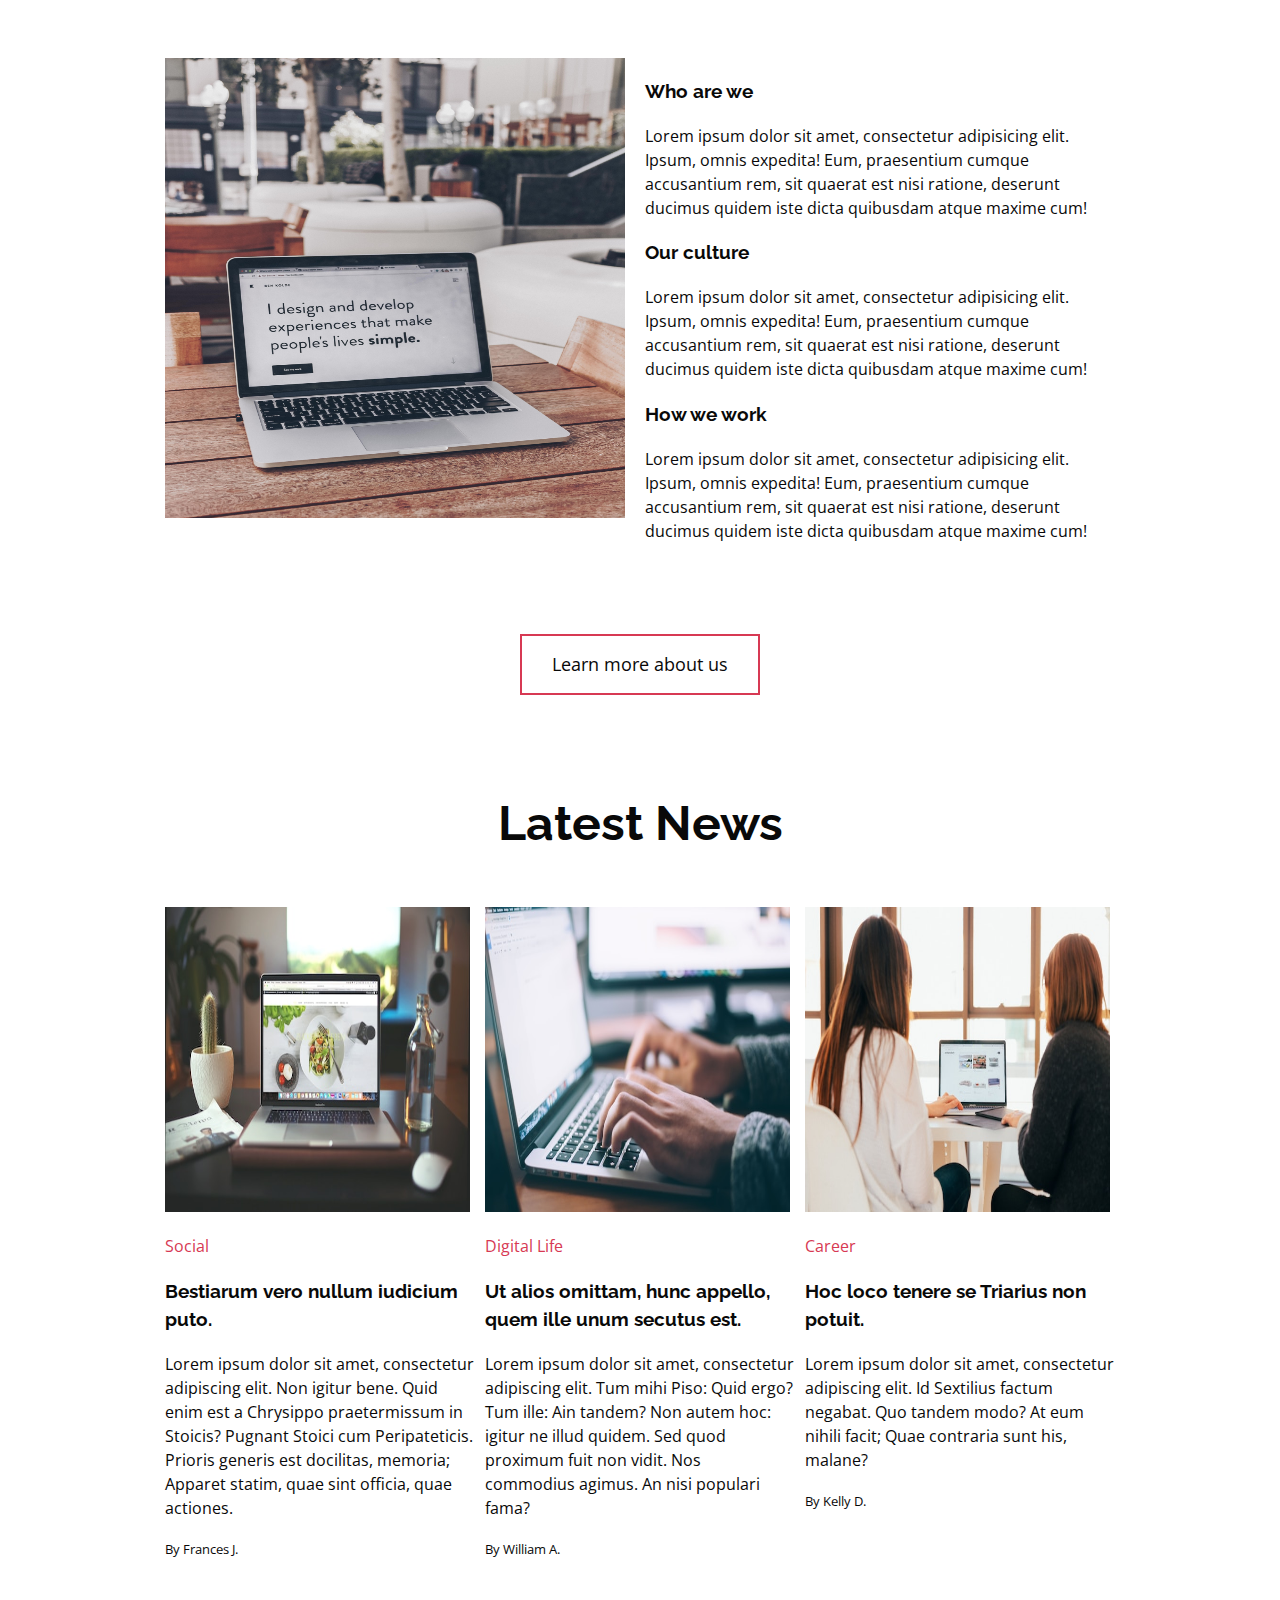
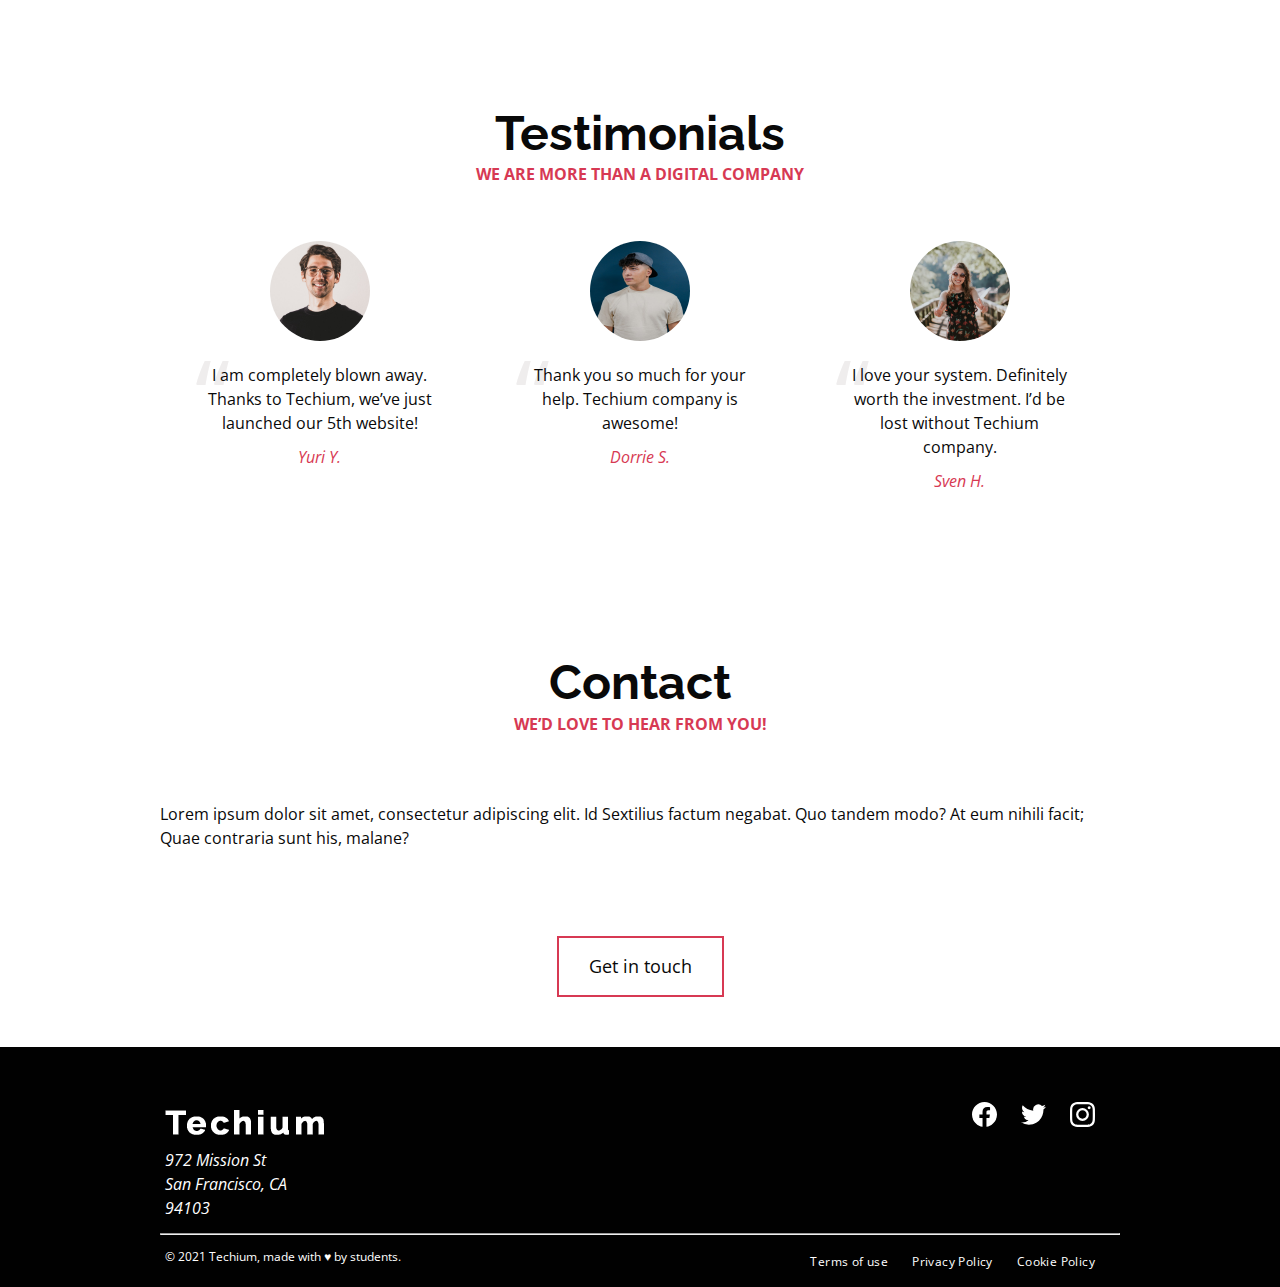
<file: flexbox/3-index.html>
<!DOCTYPE html>
<html lang="en" dir="ltr">
  <head>
    <meta charset="utf-8">
    <meta name="viewport" content="width=device-width, initial-scale=1, viewport-fit=cover">
    <title>Homepage - Techium</title>
    <meta name="description" content="Description of the page less than 150 characters">
    <link rel="icon" type="image/png" href="images/favicon.jpg">
    <link href="3-styles.css" rel="stylesheet">
    <link href="https://fonts.googleapis.com/css?family=Open+Sans:400,700|Raleway:700&display=swap" rel="stylesheet"></p>
<p></head>
  <body>
    <!-- Header --> 
    <header class="header" data-section-theme="dark">
      <div class="container">
        <div class="header-logo">
          <a href="#">
            <img src="images/logo-white.png" alt="Techium logo" width="160" height="40">
          </a>
        </div>
        <nav class="navbar-menu">
          <ul class="nav">
            <li class="nav-item">
              <a href="#" class="nav-link">Home</a>
            </li>
            <li class="nav-item">
              <a href="#services" class="nav-link">Services</a>
            </li>
            <li class="nav-item">
              <a href="#works" class="nav-link">Works</a>
            </li>
            <li class="nav-item">
              <a href="#about" class="nav-link">About</a>
            </li>
            <li class="nav-item">
              <a href="#latest_news" class="nav-link">Latest news</a>
            </li>
            <li class="nav-item">
              <a href="#testimonials" class="nav-link">Testimonials</a>
            </li>
            <li class="nav-item">
              <a href="#contact" class="nav-link">Contact</a>
            </li>
          </ul>
        </nav>
      </div>
    </header>
    <!-- Main -->
    <main>
      <!-- Hero section -->
      <section class="section-hero" data-section-theme="dark">
        <div class="container">
          <div class="section-body">
            <section class="section-inner">
              <h2 class="section-title">We help you build your brand</h2>
              <a href="#" class="button">Get Started</a>
            </section>
          </div>
        </div>
      </section>
      <!-- Services section --> 
      <section id="services" class="section section-services">
        <div class="container">
          <header class="section-header">
            <h2 class="section-title">Services</h2>
            <p class="section-tagline">We work with you</p>
          </header>
          <div class="section-body">
            <ul class="row">
              <li class="col-1-3">
                <div class="card-services">
                  <h3 class="card-title"><a href="#">Design & Concept</a></h3>
                </div>
              </li>
              <li class="col-1-3">
                <div class="card-services">
                  <h3 class="card-title"><a href="#">Digital Strategy</a></h3>
                </div>
              </li>
              <li class="col-1-3">
                <div class="card-services">
                  <h3 class="card-title"><a href="#">Content Strategy</a></h3>
                </div>
              </li>
              <li class="col-1-3">
                <div class="card-services">
                  <h3 class="card-title"><a href="#">UX Design</a></h3>
                </div>
              </li>
              <li class="col-1-3">
                <div class="card-services">
                  <h3 class="card-title"><a href="#">Web Development</a></h3>
                </div>
              </li>
              <li class="col-1-3">
                <div class="card-services">
                  <h3 class="card-title"><a href="#">Social Media</a></h3>
                </div>
              </li>
            </ul>
          </div>
        </div>
      </section>
      <!-- Works section -->
      <section id="works" class="section section-works" data-section-theme="dark">
        <div class="container">
          <header class="section-header">
            <h2 class="section-title">Works</h2>
            <p class="section-tagline">Take a look at our portfolio</p>
          </header>
          <div class="section-body">
            <ul class="row">
              <li class="col-1-3">
                <article class="card-work">
                  <div class="card-outer">
                    <div class="card-image">
                      <img src="images/work-1.jpg" alt="">
                    </div>
                    <div class="card-inner">
                      <h3 class="card-title"><a href="#">Interior Design</a></h3>
                    </div>
                  </div>
                </article>
              </li>
              <li class="col-1-3">
                <article class="card-work">
                  <div class="card-outer">
                    <div class="card-image">
                      <img src="images/work-2.jpg" alt="">
                    </div>
                    <div class="card-inner">
                      <h3 class="card-title"><a href="#">Web Development</a></h3>
                    </div>
                  </div>
                </article>
              </li>
              <li class="col-1-3">
                <article class="card-work">
                  <div class="card-outer">
                    <div class="card-image">
                      <img src="images/work-3.jpg" alt="">
                    </div>
                    <div class="card-inner">
                      <h3 class="card-title"><a href="#">Personal Development</a></h3>
                    </div>
                  </div>
                </article>
              </li>
            </ul>
          </div>
        </div>
      </section>
      <!-- About Us section --> 
      <section id="about" class="section section-about-us">
        <div class="container">
          <header class="section-header">
            <h2 class="section-title">About Us</h2>
            <p class="section-tagline">Everything about us</p>
          </header>
          <div class="section-body">
            <div class="row">
              <div class="col-1-2">
                <img src="images/about.jpg" alt="" width="460" height="460">
              </div>
              <div class="col-1-2">
                <h3>Who are we</h3>
                <p>Lorem ipsum dolor sit amet, consectetur adipisicing elit. Ipsum, omnis expedita! Eum, praesentium cumque accusantium rem, sit quaerat est nisi ratione, deserunt ducimus quidem iste dicta quibusdam atque maxime cum!</p>
                <h3>Our culture</h3>
                <p>Lorem ipsum dolor sit amet, consectetur adipisicing elit. Ipsum, omnis expedita! Eum, praesentium cumque accusantium rem, sit quaerat est nisi ratione, deserunt ducimus quidem iste dicta quibusdam atque maxime cum!</p>
                <h3>How we work</h3>
                <p>Lorem ipsum dolor sit amet, consectetur adipisicing elit. Ipsum, omnis expedita! Eum, praesentium cumque accusantium rem, sit quaerat est nisi ratione, deserunt ducimus quidem iste dicta quibusdam atque maxime cum!</p>
              </div>
            </div>
          </div>
          <div class="section-footer">
            <a href="#" class="button">Learn more about us</a>
          </div>
        </div>
      </section>
      <!-- Latest news section --> 
      <section id="latest_news" class="section section-latest-news">
        <div class="container">
          <header class="section-header">
            <h2 class="section-title">Latest News</h2>
          </header>
          <div class="section-body">
            <ul class="row">
              <li class="col-1-3">
                <article class="card-blog">
                  <div>
                    <img src="images/article-1.jpg" alt="" width="305" height="305">
                  </div>
                  <p class="card-category">Career</p>
                  <h3><a href="#">Hoc loco tenere se Triarius non potuit.</a></h3>
                  <p>Lorem ipsum dolor sit amet, consectetur adipiscing elit. Id Sextilius factum negabat. Quo tandem modo? At eum nihili facit; Quae contraria sunt his, malane?</p>
                  <small>By Kelly D.</small>
                </article>
              </li>
              <li class="col-1-3">
                <article class="card-blog">
                  <div>
                    <img src="images/article-2.jpg" alt="" width="305" height="305">
                  </div>
                  <p class="card-category">Digital Life</p>
                  <h3><a href="#">Ut alios omittam, hunc appello, quem ille unum secutus est.</a></h3>
                  <p>Lorem ipsum dolor sit amet, consectetur adipiscing elit. Tum mihi Piso: Quid ergo? Tum ille: Ain tandem? Non autem hoc: igitur ne illud quidem. Sed quod proximum fuit non vidit. Nos commodius agimus. An nisi populari fama?</p>
                  <small>By William A.</small>
                </article>
              </li>
              <li class="col-1-3">
                <article class="card-blog">
                  <div>
                    <img src="images/article-3.jpg" alt="" width="305" height="305">
                  </div>
                  <p class="card-category">Social</p>
                  <h3><a href="#">Bestiarum vero nullum iudicium puto.</a></h3>
                  <p>Lorem ipsum dolor sit amet, consectetur adipiscing elit. Non igitur bene. Quid enim est a Chrysippo praetermissum in Stoicis? Pugnant Stoici cum Peripateticis. Prioris generis est docilitas, memoria; Apparet statim, quae sint officia, quae actiones.</p>
                  <small>By Frances J.</small>
                </article>
              </li>
            </ul>
          </div>
        </div>
      </section>
      <!-- Testimonials section -->
      <section id="testimonial" class="section section-testimonial">
        <div class="container">
          <header class="section-header">
            <h2 class="section-title">Testimonials</h2>
            <p class="section-tagline">We are more than a digital company</p>
          </header>
          <div class="section-body">
            <ul class="row">
              <li class="col-1-3">
                <article class="card-testimonial">
                  <img src="images/person-1.jpg" alt="Yuri Y. avatar" width="100" height="100" class="card-avatar">
                  <blockquote class="card-quote">
                    <p>I am completely blown away. Thanks to Techium, we’ve just launched our 5th website!
                      <cite>Yuri Y.</cite>
                    </p>
                  </blockquote>
                </article>
              </li>
              <li class="col-1-3">
                <article class="card-testimonial">
                  <img src="images/person-2.jpg" alt="Dorrie S. avatar" width="100" height="100" class="card-avatar">
                  <blockquote class="card-quote">
                    <p>Thank you so much for your help. Techium company is awesome!
                      <cite>Dorrie S.</cite>
                    </p>
                  </blockquote>
                </article>
              </li>
              <li class="col-1-3">
                <article class="card-testimonial">
                  <img src="images/person-3.jpg" alt="Sven H. avatar" width="100" height="100" class="card-avatar">
                  <blockquote class="card-quote">
                    <p>I love your system. Definitely worth the investment. I’d be lost without Techium company.
                      <cite>Sven H.</cite>
                    </p>
                  </blockquote>
                </article>
              </li>
            </ul>
          </div>
        </div>
      </section>
      <!-- Contact section -->
      <section id="contact" class="section section-contact">
        <div class="container">
          <header class="section-header">
            <h2 class="section-title">Contact</h2>
            <p class="section-tagline">We’d love to hear from you!</p>
          </header>
          <div class="section-body">
            <p>Lorem ipsum dolor sit amet, consectetur adipiscing elit. Id Sextilius factum negabat. Quo tandem modo? At eum nihili facit; Quae contraria sunt his, malane?</p>
          </div>
          <div class="section-footer">
            <a href="#" class="button">Get in touch</a>
          </div>
        </div>
      </section>
    </main>
    <!-- Footer -->
    <footer class="footer" data-section-theme="dark">
      <div  class="container">
        <div class="row">
          <div class="col-1-2">
            <img src="images/logo-white.png" alt="Techium logo" width="160" height="40">
            <address class="footer-address">
              972 Mission St<br>
              San Francisco, CA<br>
              94103
            </address>
          </div>
          <div class="col-1-2">
            <ul class="social nav">
              <li class="social-item nav-item">
                <a href="https://www.facebook.com" class="social-link">
                  <svg viewbox="0 0 24 24" xmlns="http://www.w3.org/2000/svg" width="25" height="25">
                    <title>
                      Facebook icon
                    </title>
                    <path d="M23.998 12c0-6.628-5.372-12-11.999-12C5.372 0 0 5.372 0 12c0 5.988 4.388 10.952 10.124 11.852v-8.384H7.078v-3.469h3.046V9.356c0-3.008 1.792-4.669 4.532-4.669 1.313 0 2.686.234 2.686.234v2.953H15.83c-1.49 0-1.955.925-1.955 1.874V12h3.328l-.532 3.469h-2.796v8.384c5.736-.9 10.124-5.864 10.124-11.853z"/>
                  </svg>
                </a>
              </li>
              <li class="social-item nav-item">
                <a href="https://twitter.com" class="social-link">
                  <svg viewbox="0 0 24 24" xmlns="http://www.w3.org/2000/svg" width="25" height="25">
                    <title>
                      Twitter icon
                    </title>
                    <path d="M23.954 4.569a10 10 0 0 1-2.825.775 4.958 4.958 0 0 0 2.163-2.723c-.951.555-2.005.959-3.127 1.184a4.92 4.92 0 0 0-8.384 4.482C7.691 8.094 4.066 6.13 1.64 3.161a4.822 4.822 0 0 0-.666 2.475c0 1.71.87 3.213 2.188 4.096a4.904 4.904 0 0 1-2.228-.616v.061a4.923 4.923 0 0 0 3.946 4.827 4.996 4.996 0 0 1-2.212.085 4.937 4.937 0 0 0 4.604 3.417 9.868 9.868 0 0 1-6.102 2.105c-.39 0-.779-.023-1.17-.067a13.995 13.995 0 0 0 7.557 2.209c9.054 0 13.999-7.496 13.999-13.986 0-.209 0-.42-.015-.63a9.936 9.936 0 0 0 2.46-2.548l-.047-.02z"/>
                  </svg>
                </a>
              </li>
              <li class="social-item nav-item">
                <a href="https://www.instagram.com" class="social-link">
                  <svg viewbox="0 0 24 24" xmlns="http://www.w3.org/2000/svg" width="25" height="25">
                    <title>
                      Instagram icon
                    </title>
                    <path d="M12 0C8.74 0 8.333.015 7.053.072 5.775.132 4.905.333 4.14.63c-.789.306-1.459.717-2.126 1.384S.935 3.35.63 4.14C.333 4.905.131 5.775.072 7.053.012 8.333 0 8.74 0 12s.015 3.667.072 4.947c.06 1.277.261 2.148.558 2.913a5.885 5.885 0 0 0 1.384 2.126A5.868 5.868 0 0 0 4.14 23.37c.766.296 1.636.499 2.913.558C8.333 23.988 8.74 24 12 24s3.667-.015 4.947-.072c1.277-.06 2.148-.262 2.913-.558a5.898 5.898 0 0 0 2.126-1.384 5.86 5.86 0 0 0 1.384-2.126c.296-.765.499-1.636.558-2.913.06-1.28.072-1.687.072-4.947s-.015-3.667-.072-4.947c-.06-1.277-.262-2.149-.558-2.913a5.89 5.89 0 0 0-1.384-2.126A5.847 5.847 0 0 0 19.86.63c-.765-.297-1.636-.499-2.913-.558C15.667.012 15.26 0 12 0zm0 2.16c3.203 0 3.585.016 4.85.071 1.17.055 1.805.249 2.227.415.562.217.96.477 1.382.896.419.42.679.819.896 1.381.164.422.36 1.057.413 2.227.057 1.266.07 1.646.07 4.85s-.015 3.585-.074 4.85c-.061 1.17-.256 1.805-.421 2.227a3.81 3.81 0 0 1-.899 1.382 3.744 3.744 0 0 1-1.38.896c-.42.164-1.065.36-2.235.413-1.274.057-1.649.07-4.859.07-3.211 0-3.586-.015-4.859-.074-1.171-.061-1.816-.256-2.236-.421a3.716 3.716 0 0 1-1.379-.899 3.644 3.644 0 0 1-.9-1.38c-.165-.42-.359-1.065-.42-2.235-.045-1.26-.061-1.649-.061-4.844 0-3.196.016-3.586.061-4.861.061-1.17.255-1.814.42-2.234.21-.57.479-.96.9-1.381.419-.419.81-.689 1.379-.898.42-.166 1.051-.361 2.221-.421 1.275-.045 1.65-.06 4.859-.06l.045.03zm0 3.678a6.162 6.162 0 1 0 0 12.324 6.162 6.162 0 1 0 0-12.324zM12 16c-2.21 0-4-1.79-4-4s1.79-4 4-4 4 1.79 4 4-1.79 4-4 4zm7.846-10.405a1.441 1.441 0 0 1-2.88 0 1.44 1.44 0 0 1 2.88 0z"/>
                  </svg>
                </a>
              </li>
            </ul>
          </div>
        </div>
        <hr>
        <div class="row">
          <div class="col-1-2">
            <p class="footer-copyright">© 2021 Techium, made with ♥ by students.</p>
          </div>
          <div class="col-1-2">
            <ul class="footer-nav nav">
              <li class="footer-nav-item nav-item">
                <a href="#" class="footer-nav-link">Terms of use</a>
              </li>
              <li class="footer-nav-item nav-item">
                <a href="#" class="footer-nav-link">Privacy Policy</a>
              </li>
              <li class="footer-nav-item nav-item">
                <a href="#" class="footer-nav-link">Cookie Policy</a>
              </li>
            </ul>
          </div>
        </div>
      </div>
    </footer>
  </body>
</html>
</file>
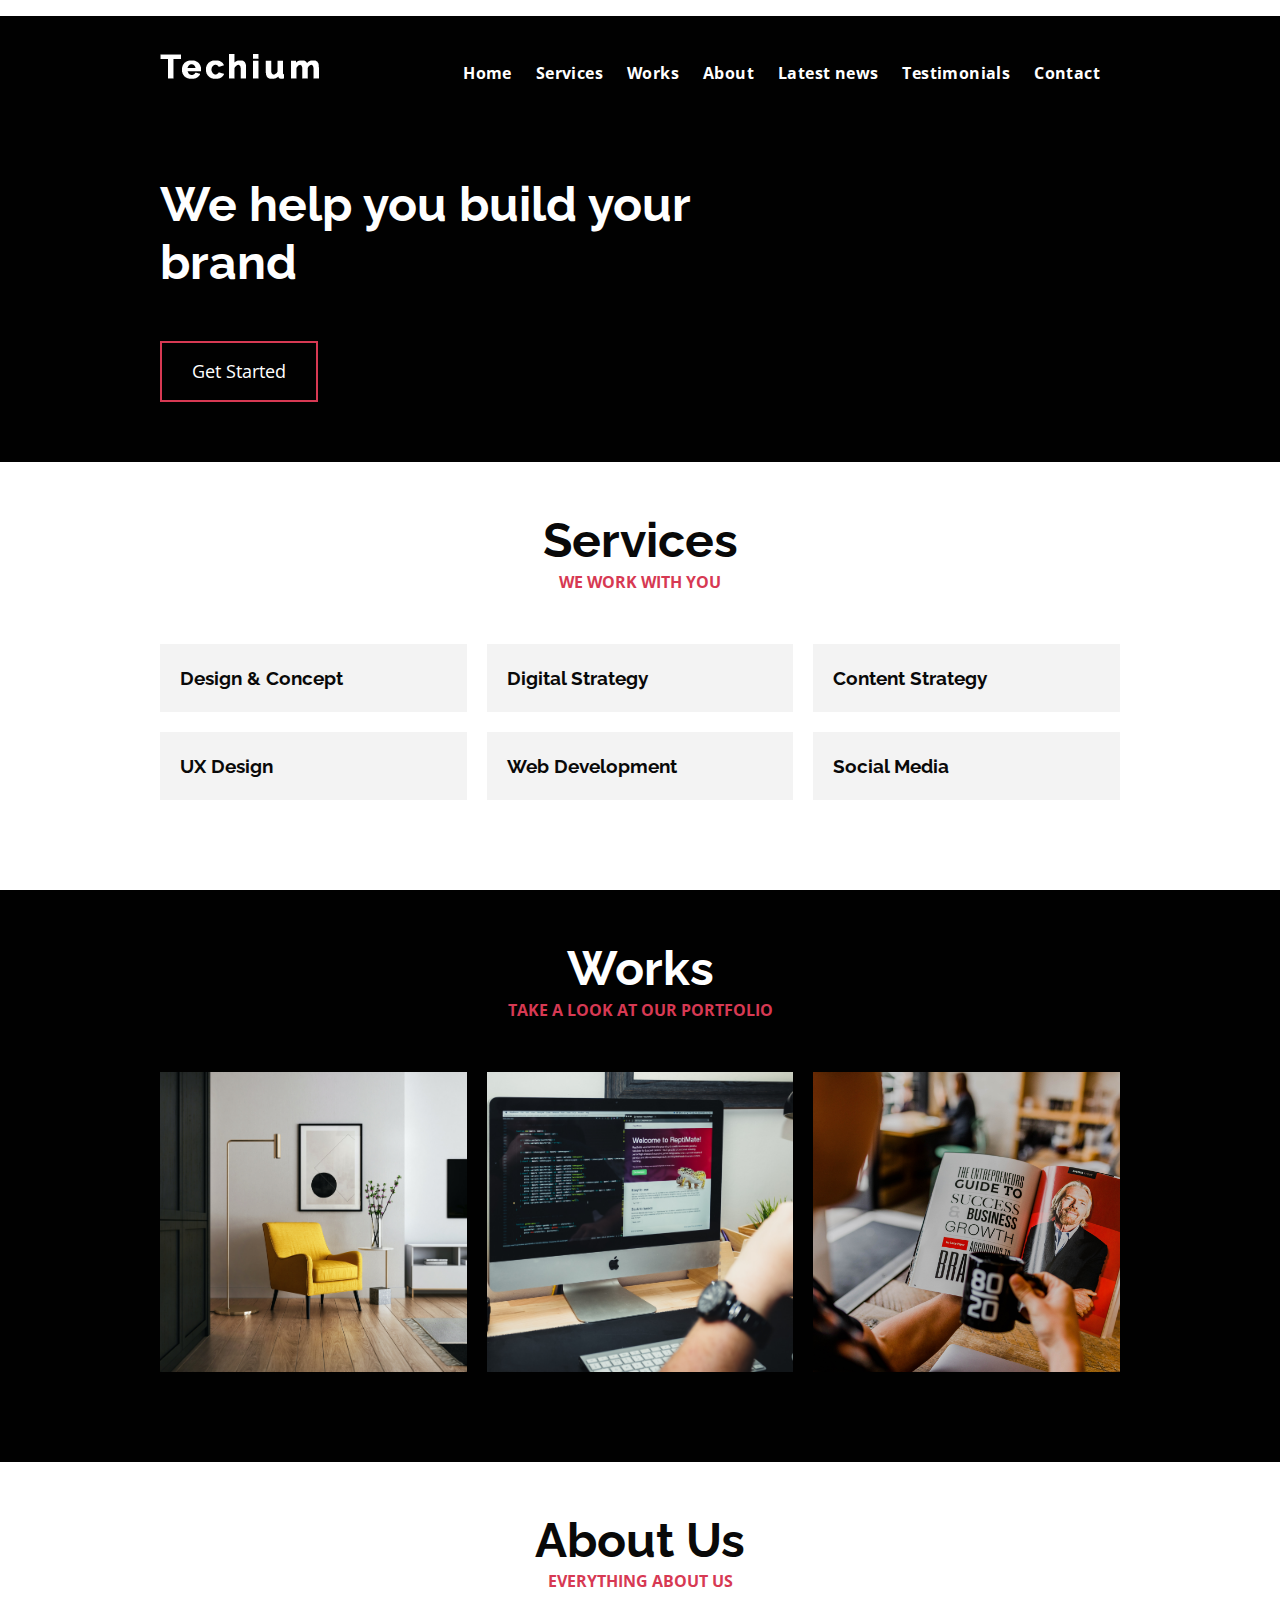
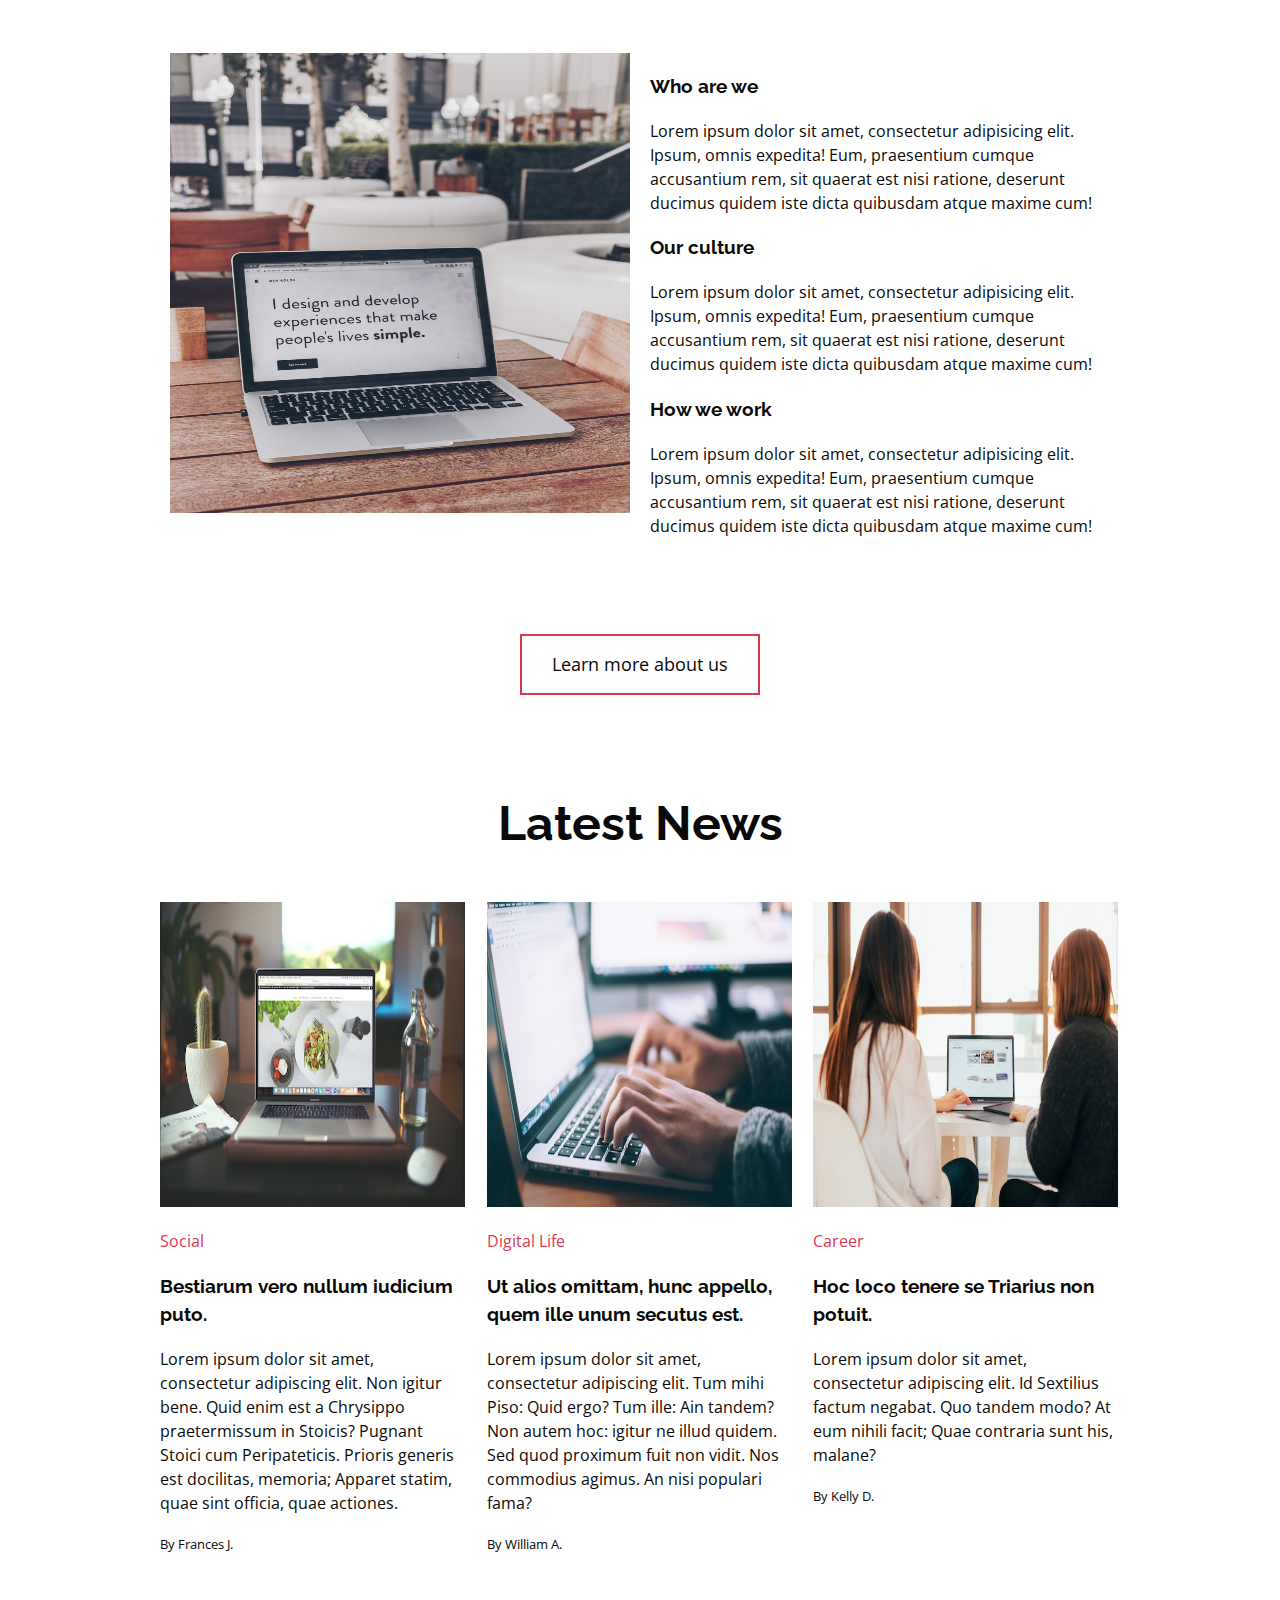
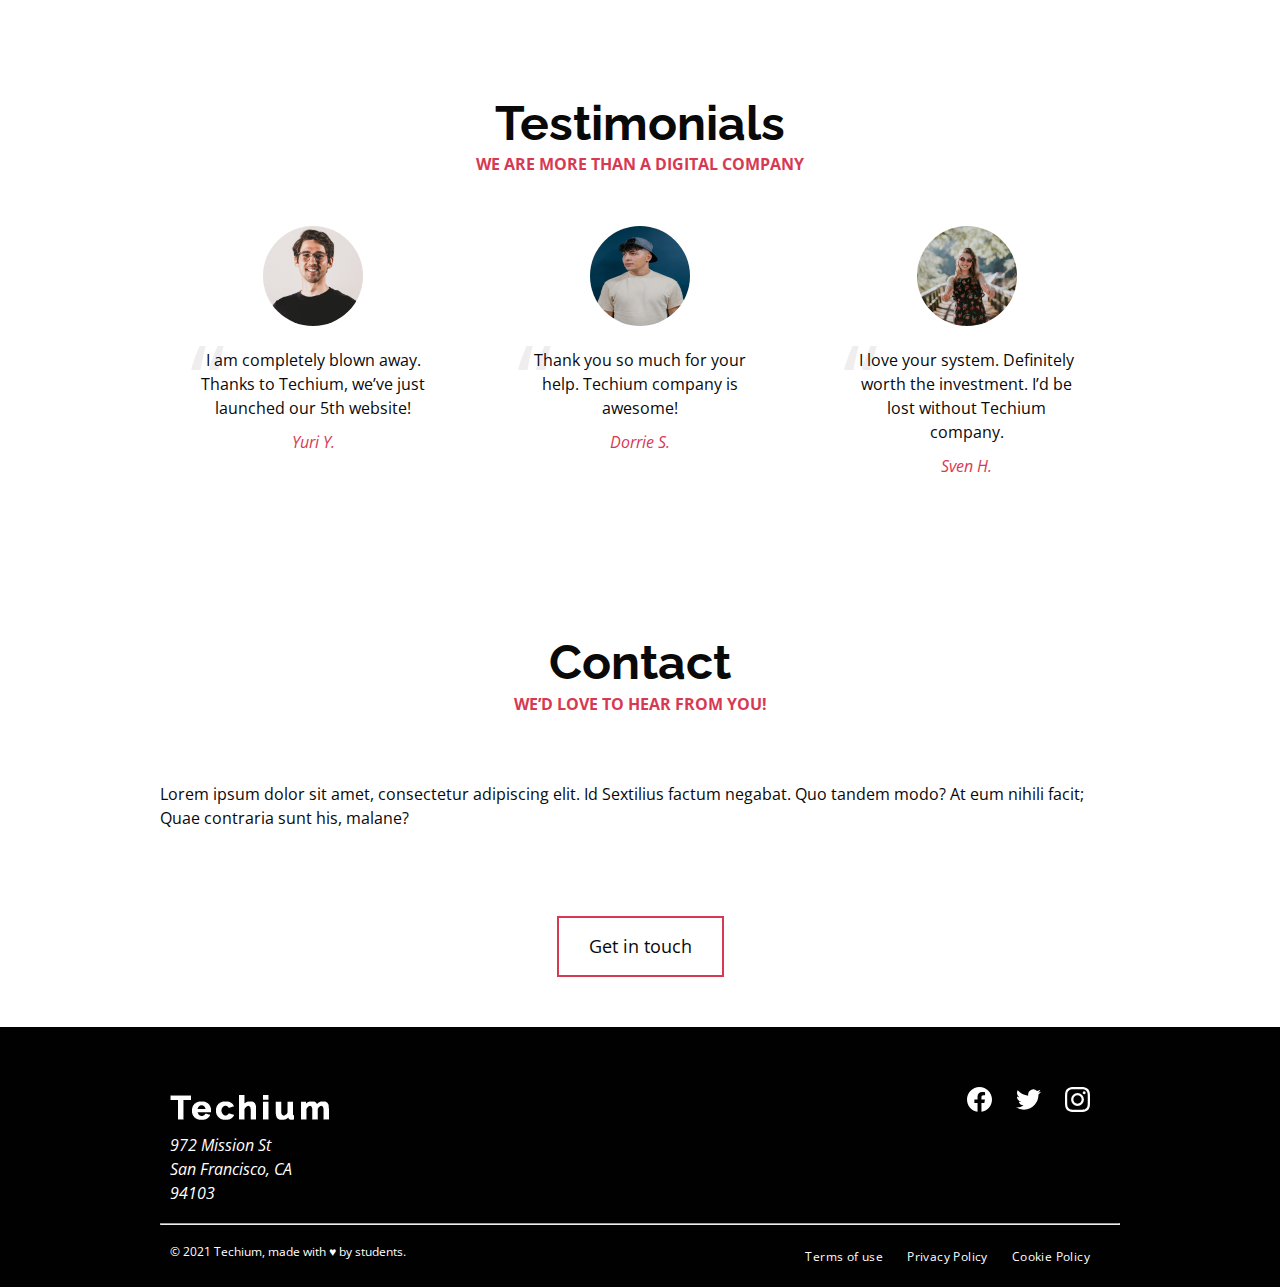
<file: flexbox/4-index.html>
<!DOCTYPE html>
<html lang="en" dir="ltr">
  <head>
    <meta charset="utf-8">
    <meta name="viewport" content="width=device-width, initial-scale=1, viewport-fit=cover">
    <title>Homepage - Techium</title>
    <meta name="description" content="Description of the page less than 150 characters">
    <link rel="icon" type="image/png" href="images/favicon.jpg">
    <link href="4-styles.css" rel="stylesheet">
    <link href="https://fonts.googleapis.com/css?family=Open+Sans:400,700|Raleway:700&display=swap" rel="stylesheet"></p>
<p></head>
  <body>
    <!-- Header --> 
    <header class="header" data-section-theme="dark">
      <div class="container">
        <div class="header-logo">
          <a href="#">
            <img src="images/logo-white.png" alt="Techium logo" width="160" height="40">
          </a>
        </div>
        <nav class="navbar-menu">
          <ul class="nav">
            <li class="nav-item">
              <a href="#" class="nav-link">Home</a>
            </li>
            <li class="nav-item">
              <a href="#services" class="nav-link">Services</a>
            </li>
            <li class="nav-item">
              <a href="#works" class="nav-link">Works</a>
            </li>
            <li class="nav-item">
              <a href="#about" class="nav-link">About</a>
            </li>
            <li class="nav-item">
              <a href="#latest_news" class="nav-link">Latest news</a>
            </li>
            <li class="nav-item">
              <a href="#testimonials" class="nav-link">Testimonials</a>
            </li>
            <li class="nav-item">
              <a href="#contact" class="nav-link">Contact</a>
            </li>
          </ul>
        </nav>
      </div>
    </header>
    <!-- Main -->
    <main>
      <!-- Hero section -->
      <section class="section-hero" data-section-theme="dark">
        <div class="container">
          <div class="section-body">
            <section class="section-inner">
              <h2 class="section-title">We help you build your brand</h2>
              <a href="#" class="button">Get Started</a>
            </section>
          </div>
        </div>
      </section>
      <!-- Services section --> 
      <section id="services" class="section section-services">
        <div class="container">
          <header class="section-header">
            <h2 class="section-title">Services</h2>
            <p class="section-tagline">We work with you</p>
          </header>
          <div class="section-body">
            <ul class="row">
              <li class="col-1-3">
                <div class="card-services">
                  <h3 class="card-title"><a href="#">Design & Concept</a></h3>
                </div>
              </li>
              <li class="col-1-3">
                <div class="card-services">
                  <h3 class="card-title"><a href="#">Digital Strategy</a></h3>
                </div>
              </li>
              <li class="col-1-3">
                <div class="card-services">
                  <h3 class="card-title"><a href="#">Content Strategy</a></h3>
                </div>
              </li>
              <li class="col-1-3">
                <div class="card-services">
                  <h3 class="card-title"><a href="#">UX Design</a></h3>
                </div>
              </li>
              <li class="col-1-3">
                <div class="card-services">
                  <h3 class="card-title"><a href="#">Web Development</a></h3>
                </div>
              </li>
              <li class="col-1-3">
                <div class="card-services">
                  <h3 class="card-title"><a href="#">Social Media</a></h3>
                </div>
              </li>
            </ul>
          </div>
        </div>
      </section>
      <!-- Works section -->
      <section id="works" class="section section-works" data-section-theme="dark">
        <div class="container">
          <header class="section-header">
            <h2 class="section-title">Works</h2>
            <p class="section-tagline">Take a look at our portfolio</p>
          </header>
          <div class="section-body">
            <ul class="row">
              <li class="col-1-3">
                <article class="card-work">
                  <div class="card-outer">
                    <div class="card-image">
                      <img src="images/work-1.jpg" alt="">
                    </div>
                    <div class="card-inner">
                      <h3 class="card-title"><a href="#">Interior Design</a></h3>
                    </div>
                  </div>
                </article>
              </li>
              <li class="col-1-3">
                <article class="card-work">
                  <div class="card-outer">
                    <div class="card-image">
                      <img src="images/work-2.jpg" alt="">
                    </div>
                    <div class="card-inner">
                      <h3 class="card-title"><a href="#">Web Development</a></h3>
                    </div>
                  </div>
                </article>
              </li>
              <li class="col-1-3">
                <article class="card-work">
                  <div class="card-outer">
                    <div class="card-image">
                      <img src="images/work-3.jpg" alt="">
                    </div>
                    <div class="card-inner">
                      <h3 class="card-title"><a href="#">Personal Development</a></h3>
                    </div>
                  </div>
                </article>
              </li>
            </ul>
          </div>
        </div>
      </section>
      <!-- About Us section --> 
      <section id="about" class="section section-about-us">
        <div class="container">
          <header class="section-header">
            <h2 class="section-title">About Us</h2>
            <p class="section-tagline">Everything about us</p>
          </header>
          <div class="section-body">
            <div class="row">
              <div class="col-1-2">
                <img src="images/about.jpg" alt="" width="460" height="460">
              </div>
              <div class="col-1-2">
                <h3>Who are we</h3>
                <p>Lorem ipsum dolor sit amet, consectetur adipisicing elit. Ipsum, omnis expedita! Eum, praesentium cumque accusantium rem, sit quaerat est nisi ratione, deserunt ducimus quidem iste dicta quibusdam atque maxime cum!</p>
                <h3>Our culture</h3>
                <p>Lorem ipsum dolor sit amet, consectetur adipisicing elit. Ipsum, omnis expedita! Eum, praesentium cumque accusantium rem, sit quaerat est nisi ratione, deserunt ducimus quidem iste dicta quibusdam atque maxime cum!</p>
                <h3>How we work</h3>
                <p>Lorem ipsum dolor sit amet, consectetur adipisicing elit. Ipsum, omnis expedita! Eum, praesentium cumque accusantium rem, sit quaerat est nisi ratione, deserunt ducimus quidem iste dicta quibusdam atque maxime cum!</p>
              </div>
            </div>
          </div>
          <div class="section-footer">
            <a href="#" class="button">Learn more about us</a>
          </div>
        </div>
      </section>
      <!-- Latest news section --> 
      <section id="latest_news" class="section section-latest-news">
        <div class="container">
          <header class="section-header">
            <h2 class="section-title">Latest News</h2>
          </header>
          <div class="section-body">
            <ul class="row">
              <li class="col-1-3">
                <article class="card-blog">
                  <div>
                    <img src="images/article-1.jpg" alt="" width="305" height="305">
                  </div>
                  <p class="card-category">Career</p>
                  <h3><a href="#">Hoc loco tenere se Triarius non potuit.</a></h3>
                  <p>Lorem ipsum dolor sit amet, consectetur adipiscing elit. Id Sextilius factum negabat. Quo tandem modo? At eum nihili facit; Quae contraria sunt his, malane?</p>
                  <small>By Kelly D.</small>
                </article>
              </li>
              <li class="col-1-3">
                <article class="card-blog">
                  <div>
                    <img src="images/article-2.jpg" alt="" width="305" height="305">
                  </div>
                  <p class="card-category">Digital Life</p>
                  <h3><a href="#">Ut alios omittam, hunc appello, quem ille unum secutus est.</a></h3>
                  <p>Lorem ipsum dolor sit amet, consectetur adipiscing elit. Tum mihi Piso: Quid ergo? Tum ille: Ain tandem? Non autem hoc: igitur ne illud quidem. Sed quod proximum fuit non vidit. Nos commodius agimus. An nisi populari fama?</p>
                  <small>By William A.</small>
                </article>
              </li>
              <li class="col-1-3">
                <article class="card-blog">
                  <div>
                    <img src="images/article-3.jpg" alt="" width="305" height="305">
                  </div>
                  <p class="card-category">Social</p>
                  <h3><a href="#">Bestiarum vero nullum iudicium puto.</a></h3>
                  <p>Lorem ipsum dolor sit amet, consectetur adipiscing elit. Non igitur bene. Quid enim est a Chrysippo praetermissum in Stoicis? Pugnant Stoici cum Peripateticis. Prioris generis est docilitas, memoria; Apparet statim, quae sint officia, quae actiones.</p>
                  <small>By Frances J.</small>
                </article>
              </li>
            </ul>
          </div>
        </div>
      </section>
      <!-- Testimonials section -->
      <section id="testimonial" class="section section-testimonial">
        <div class="container">
          <header class="section-header">
            <h2 class="section-title">Testimonials</h2>
            <p class="section-tagline">We are more than a digital company</p>
          </header>
          <div class="section-body">
            <ul class="row">
              <li class="col-1-3">
                <article class="card-testimonial">
                  <img src="images/person-1.jpg" alt="Yuri Y. avatar" width="100" height="100" class="card-avatar">
                  <blockquote class="card-quote">
                    <p>I am completely blown away. Thanks to Techium, we’ve just launched our 5th website!
                      <cite>Yuri Y.</cite>
                    </p>
                  </blockquote>
                </article>
              </li>
              <li class="col-1-3">
                <article class="card-testimonial">
                  <img src="images/person-2.jpg" alt="Dorrie S. avatar" width="100" height="100" class="card-avatar">
                  <blockquote class="card-quote">
                    <p>Thank you so much for your help. Techium company is awesome!
                      <cite>Dorrie S.</cite>
                    </p>
                  </blockquote>
                </article>
              </li>
              <li class="col-1-3">
                <article class="card-testimonial">
                  <img src="images/person-3.jpg" alt="Sven H. avatar" width="100" height="100" class="card-avatar">
                  <blockquote class="card-quote">
                    <p>I love your system. Definitely worth the investment. I’d be lost without Techium company.
                      <cite>Sven H.</cite>
                    </p>
                  </blockquote>
                </article>
              </li>
            </ul>
          </div>
        </div>
      </section>
      <!-- Contact section -->
      <section id="contact" class="section section-contact">
        <div class="container">
          <header class="section-header">
            <h2 class="section-title">Contact</h2>
            <p class="section-tagline">We’d love to hear from you!</p>
          </header>
          <div class="section-body">
            <p>Lorem ipsum dolor sit amet, consectetur adipiscing elit. Id Sextilius factum negabat. Quo tandem modo? At eum nihili facit; Quae contraria sunt his, malane?</p>
          </div>
          <div class="section-footer">
            <a href="#" class="button">Get in touch</a>
          </div>
        </div>
      </section>
    </main>
    <!-- Footer -->
    <footer class="footer" data-section-theme="dark">
      <div  class="container">
        <div class="row">
          <div class="col-1-2">
            <img src="images/logo-white.png" alt="Techium logo" width="160" height="40">
            <address class="footer-address">
              972 Mission St<br>
              San Francisco, CA<br>
              94103
            </address>
          </div>
          <div class="col-1-2">
            <ul class="social nav">
              <li class="social-item nav-item">
                <a href="https://www.facebook.com" class="social-link">
                  <svg viewbox="0 0 24 24" xmlns="http://www.w3.org/2000/svg" width="25" height="25">
                    <title>
                      Facebook icon
                    </title>
                    <path d="M23.998 12c0-6.628-5.372-12-11.999-12C5.372 0 0 5.372 0 12c0 5.988 4.388 10.952 10.124 11.852v-8.384H7.078v-3.469h3.046V9.356c0-3.008 1.792-4.669 4.532-4.669 1.313 0 2.686.234 2.686.234v2.953H15.83c-1.49 0-1.955.925-1.955 1.874V12h3.328l-.532 3.469h-2.796v8.384c5.736-.9 10.124-5.864 10.124-11.853z"/>
                  </svg>
                </a>
              </li>
              <li class="social-item nav-item">
                <a href="https://twitter.com" class="social-link">
                  <svg viewbox="0 0 24 24" xmlns="http://www.w3.org/2000/svg" width="25" height="25">
                    <title>
                      Twitter icon
                    </title>
                    <path d="M23.954 4.569a10 10 0 0 1-2.825.775 4.958 4.958 0 0 0 2.163-2.723c-.951.555-2.005.959-3.127 1.184a4.92 4.92 0 0 0-8.384 4.482C7.691 8.094 4.066 6.13 1.64 3.161a4.822 4.822 0 0 0-.666 2.475c0 1.71.87 3.213 2.188 4.096a4.904 4.904 0 0 1-2.228-.616v.061a4.923 4.923 0 0 0 3.946 4.827 4.996 4.996 0 0 1-2.212.085 4.937 4.937 0 0 0 4.604 3.417 9.868 9.868 0 0 1-6.102 2.105c-.39 0-.779-.023-1.17-.067a13.995 13.995 0 0 0 7.557 2.209c9.054 0 13.999-7.496 13.999-13.986 0-.209 0-.42-.015-.63a9.936 9.936 0 0 0 2.46-2.548l-.047-.02z"/>
                  </svg>
                </a>
              </li>
              <li class="social-item nav-item">
                <a href="https://www.instagram.com" class="social-link">
                  <svg viewbox="0 0 24 24" xmlns="http://www.w3.org/2000/svg" width="25" height="25">
                    <title>
                      Instagram icon
                    </title>
                    <path d="M12 0C8.74 0 8.333.015 7.053.072 5.775.132 4.905.333 4.14.63c-.789.306-1.459.717-2.126 1.384S.935 3.35.63 4.14C.333 4.905.131 5.775.072 7.053.012 8.333 0 8.74 0 12s.015 3.667.072 4.947c.06 1.277.261 2.148.558 2.913a5.885 5.885 0 0 0 1.384 2.126A5.868 5.868 0 0 0 4.14 23.37c.766.296 1.636.499 2.913.558C8.333 23.988 8.74 24 12 24s3.667-.015 4.947-.072c1.277-.06 2.148-.262 2.913-.558a5.898 5.898 0 0 0 2.126-1.384 5.86 5.86 0 0 0 1.384-2.126c.296-.765.499-1.636.558-2.913.06-1.28.072-1.687.072-4.947s-.015-3.667-.072-4.947c-.06-1.277-.262-2.149-.558-2.913a5.89 5.89 0 0 0-1.384-2.126A5.847 5.847 0 0 0 19.86.63c-.765-.297-1.636-.499-2.913-.558C15.667.012 15.26 0 12 0zm0 2.16c3.203 0 3.585.016 4.85.071 1.17.055 1.805.249 2.227.415.562.217.96.477 1.382.896.419.42.679.819.896 1.381.164.422.36 1.057.413 2.227.057 1.266.07 1.646.07 4.85s-.015 3.585-.074 4.85c-.061 1.17-.256 1.805-.421 2.227a3.81 3.81 0 0 1-.899 1.382 3.744 3.744 0 0 1-1.38.896c-.42.164-1.065.36-2.235.413-1.274.057-1.649.07-4.859.07-3.211 0-3.586-.015-4.859-.074-1.171-.061-1.816-.256-2.236-.421a3.716 3.716 0 0 1-1.379-.899 3.644 3.644 0 0 1-.9-1.38c-.165-.42-.359-1.065-.42-2.235-.045-1.26-.061-1.649-.061-4.844 0-3.196.016-3.586.061-4.861.061-1.17.255-1.814.42-2.234.21-.57.479-.96.9-1.381.419-.419.81-.689 1.379-.898.42-.166 1.051-.361 2.221-.421 1.275-.045 1.65-.06 4.859-.06l.045.03zm0 3.678a6.162 6.162 0 1 0 0 12.324 6.162 6.162 0 1 0 0-12.324zM12 16c-2.21 0-4-1.79-4-4s1.79-4 4-4 4 1.79 4 4-1.79 4-4 4zm7.846-10.405a1.441 1.441 0 0 1-2.88 0 1.44 1.44 0 0 1 2.88 0z"/>
                  </svg>
                </a>
              </li>
            </ul>
          </div>
        </div>
        <hr>
        <div class="row">
          <div class="col-1-2">
            <p class="footer-copyright">© 2021 Techium, made with ♥ by students.</p>
          </div>
          <div class="col-1-2">
            <ul class="footer-nav nav">
              <li class="footer-nav-item nav-item">
                <a href="#" class="footer-nav-link">Terms of use</a>
              </li>
              <li class="footer-nav-item nav-item">
                <a href="#" class="footer-nav-link">Privacy Policy</a>
              </li>
              <li class="footer-nav-item nav-item">
                <a href="#" class="footer-nav-link">Cookie Policy</a>
              </li>
            </ul>
          </div>
        </div>
      </div>
    </footer>
  </body>
</html>
</file>
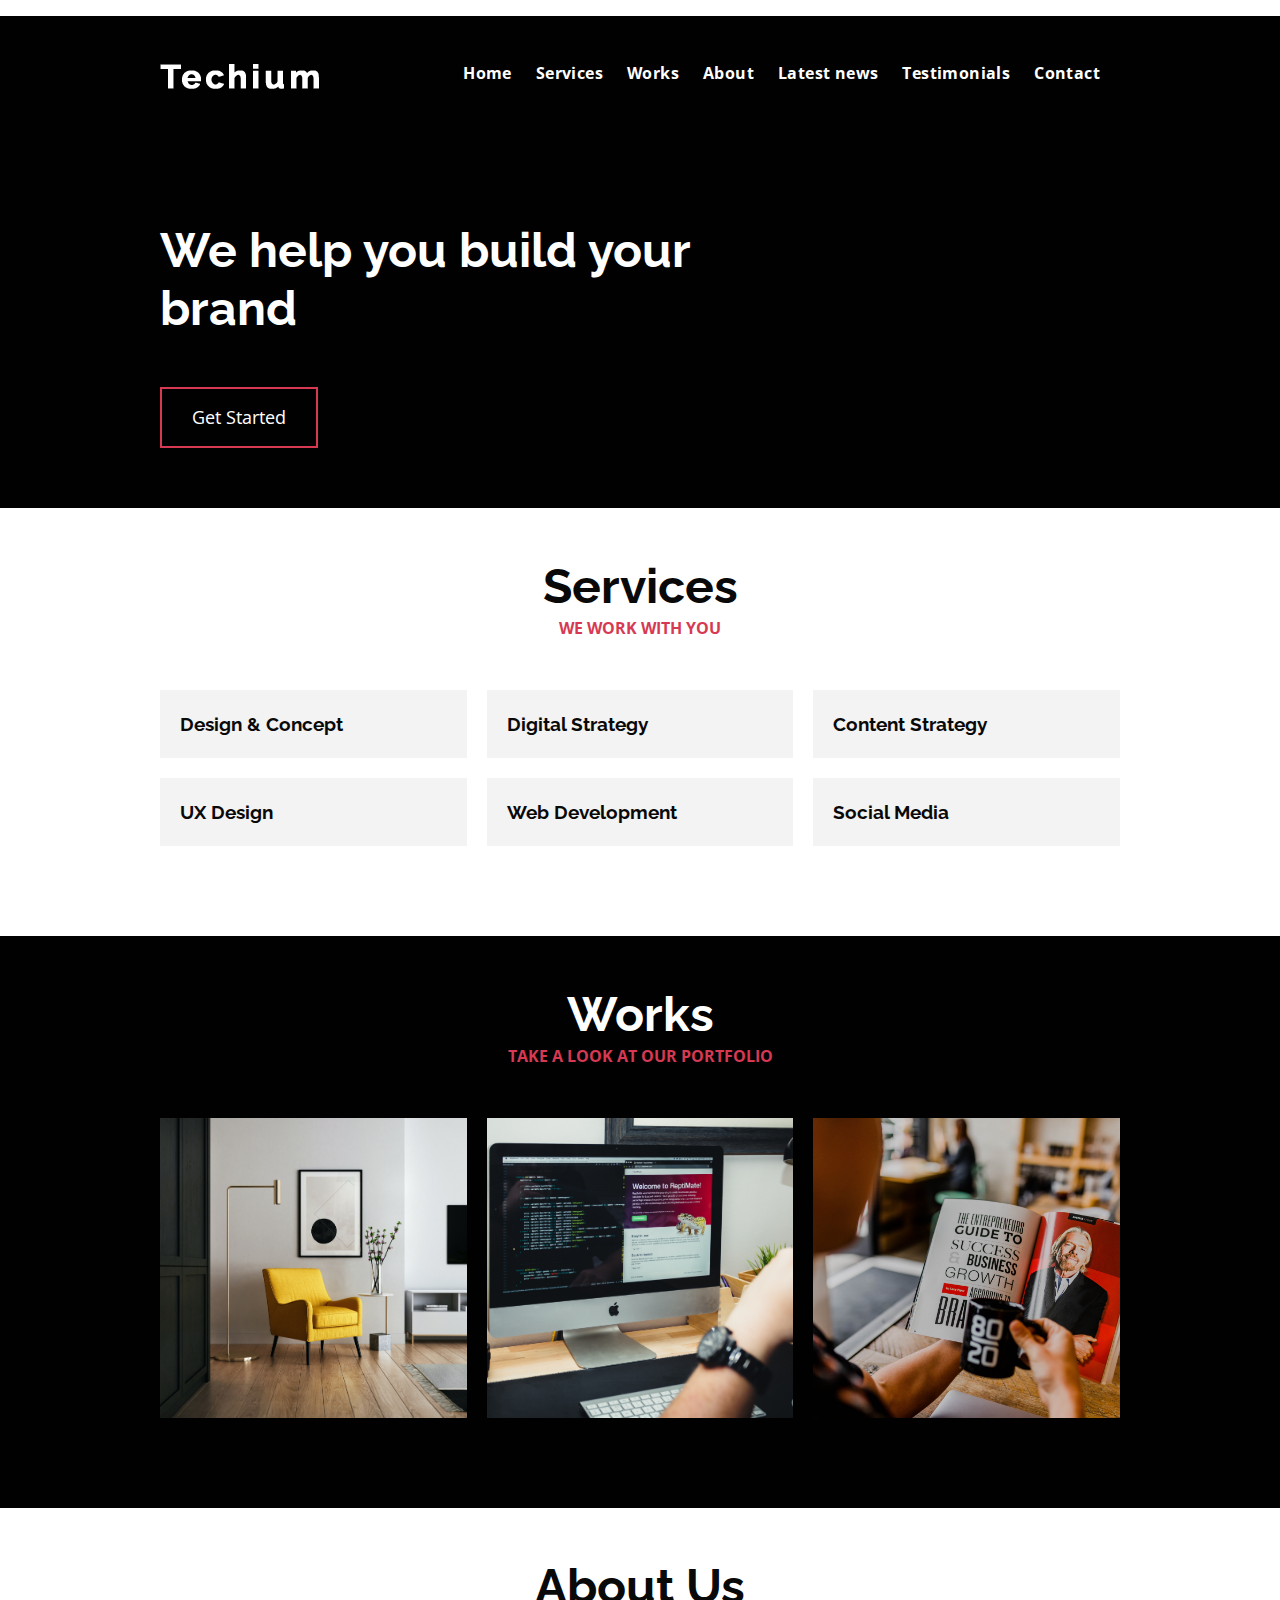
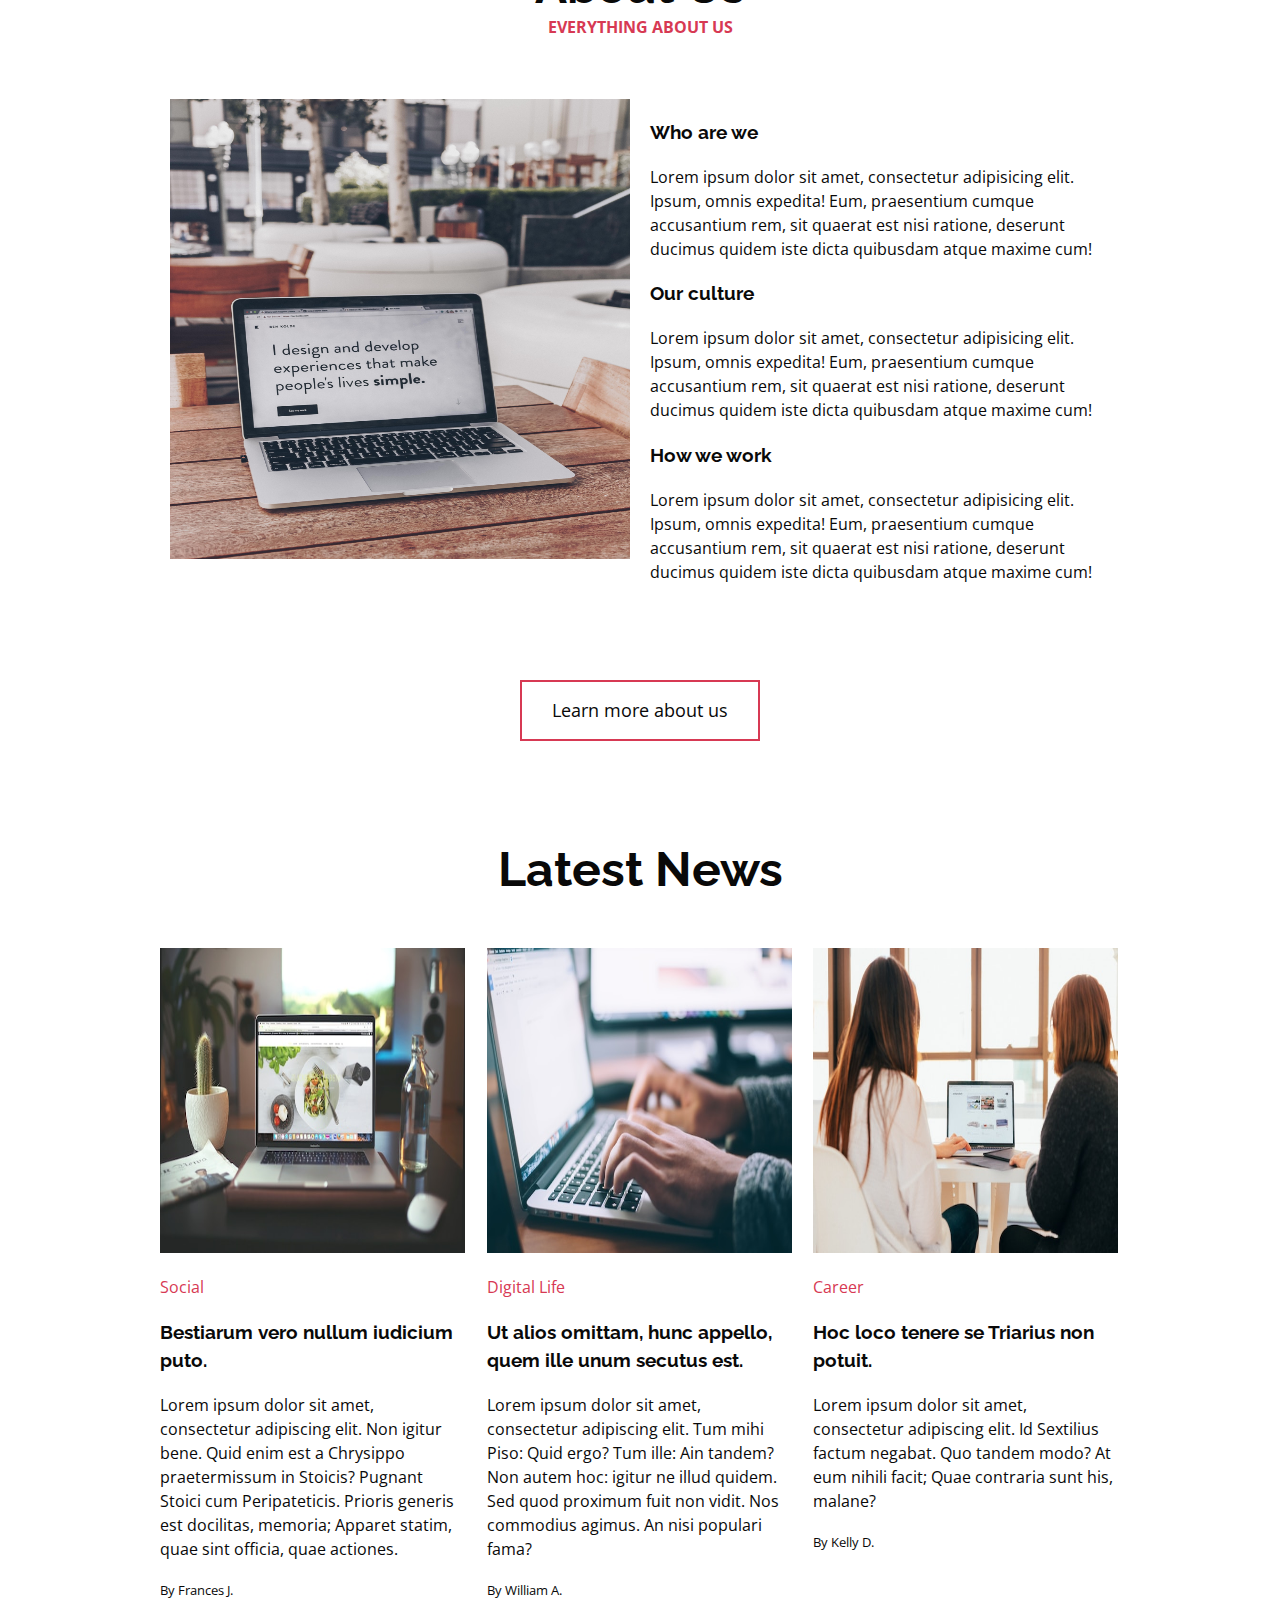
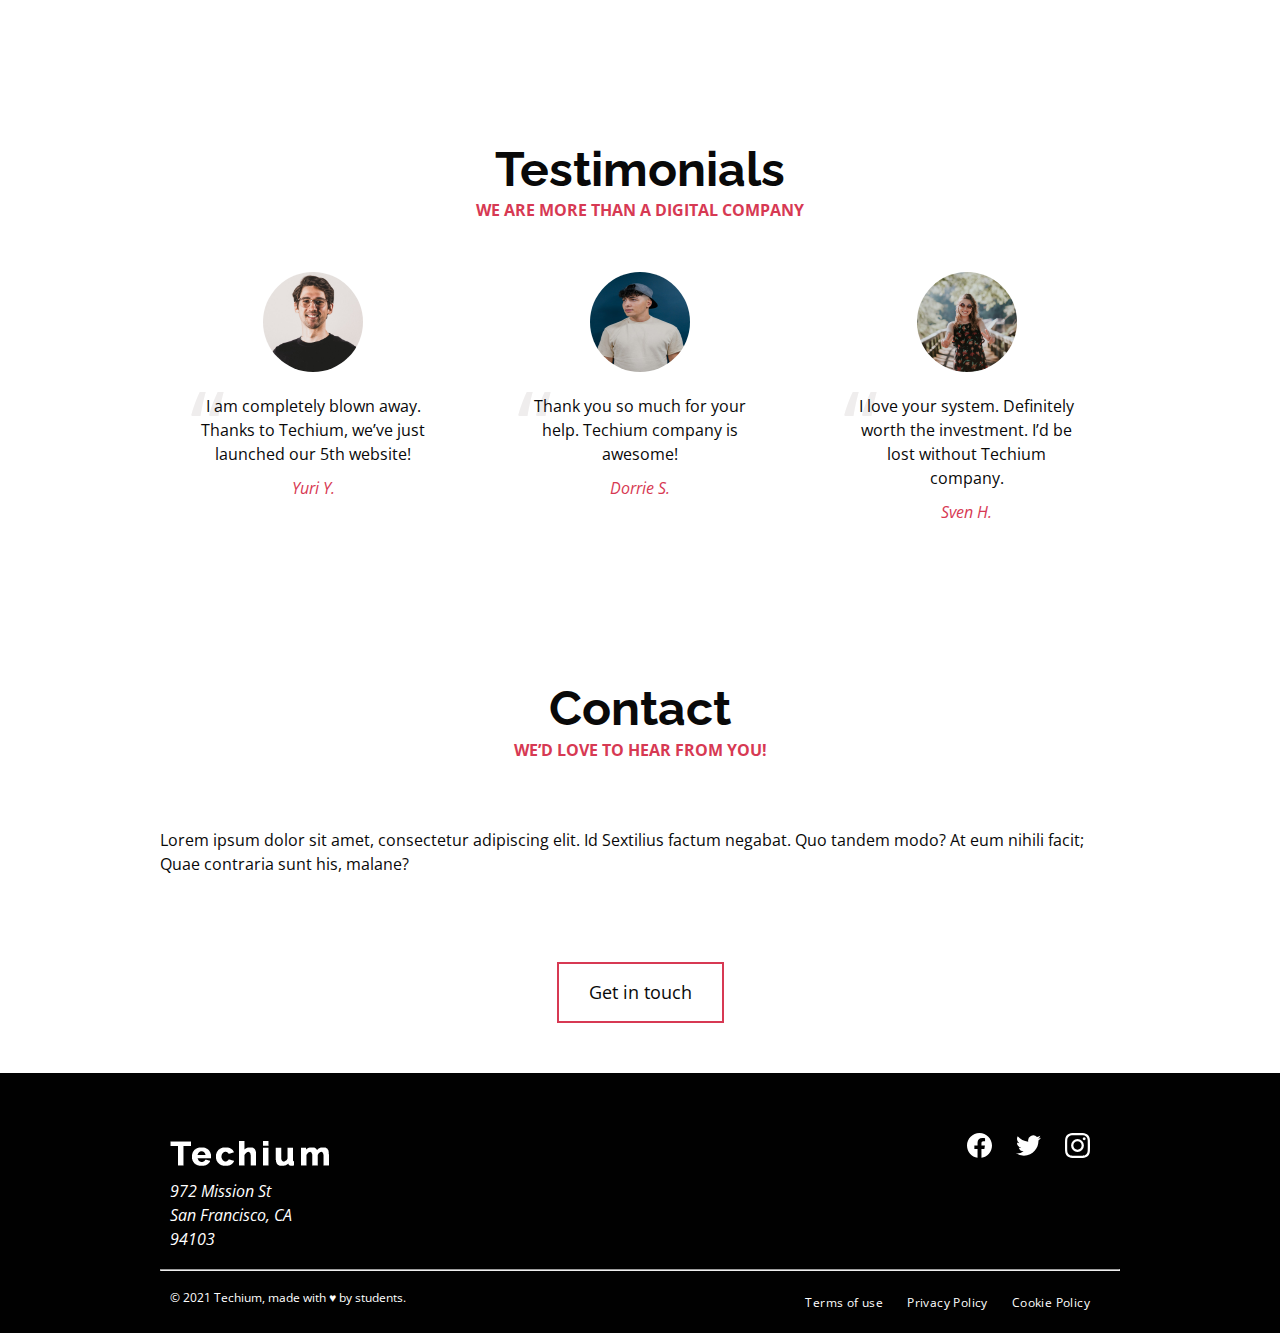
<file: flexbox/5-index.html>
<!DOCTYPE html>
<html lang="en" dir="ltr">
  <head>
    <meta charset="utf-8">
    <meta name="viewport" content="width=device-width, initial-scale=1, viewport-fit=cover">
    <title>Homepage - Techium</title>
    <meta name="description" content="Description of the page less than 150 characters">
    <link rel="icon" type="image/png" href="images/favicon.jpg">
    <link href="5-styles.css" rel="stylesheet">
    <link href="https://fonts.googleapis.com/css?family=Open+Sans:400,700|Raleway:700&display=swap" rel="stylesheet"></p>
<p></head>
  <body>
    <!-- Header --> 
    <header class="header" data-section-theme="dark">
      <div class="container header-container">
        <div class="header-logo">
          <a href="#">
            <img src="images/logo-white.png" alt="Techium logo" width="160" height="40">
          </a>
        </div>
        <nav class="navbar-menu">
          <ul class="nav">
            <li class="nav-item">
              <a href="#" class="nav-link">Home</a>
            </li>
            <li class="nav-item">
              <a href="#services" class="nav-link">Services</a>
            </li>
            <li class="nav-item">
              <a href="#works" class="nav-link">Works</a>
            </li>
            <li class="nav-item">
              <a href="#about" class="nav-link">About</a>
            </li>
            <li class="nav-item">
              <a href="#latest_news" class="nav-link">Latest news</a>
            </li>
            <li class="nav-item">
              <a href="#testimonials" class="nav-link">Testimonials</a>
            </li>
            <li class="nav-item">
              <a href="#contact" class="nav-link">Contact</a>
            </li>
          </ul>
        </nav>
      </div>
    </header>
    <!-- Main -->
    <main>
      <!-- Hero section -->
      <section class="section-hero" data-section-theme="dark">
        <div class="container">
          <div class="section-body">
            <section class="section-inner">
              <h2 class="section-title">We help you build your brand</h2>
              <a href="#" class="button">Get Started</a>
            </section>
          </div>
        </div>
      </section>
      <!-- Services section --> 
      <section id="services" class="section section-services">
        <div class="container">
          <header class="section-header">
            <h2 class="section-title">Services</h2>
            <p class="section-tagline">We work with you</p>
          </header>
          <div class="section-body">
            <ul class="row">
              <li class="col-1-3">
                <div class="card-services">
                  <h3 class="card-title"><a href="#">Design & Concept</a></h3>
                </div>
              </li>
              <li class="col-1-3">
                <div class="card-services">
                  <h3 class="card-title"><a href="#">Digital Strategy</a></h3>
                </div>
              </li>
              <li class="col-1-3">
                <div class="card-services">
                  <h3 class="card-title"><a href="#">Content Strategy</a></h3>
                </div>
              </li>
              <li class="col-1-3">
                <div class="card-services">
                  <h3 class="card-title"><a href="#">UX Design</a></h3>
                </div>
              </li>
              <li class="col-1-3">
                <div class="card-services">
                  <h3 class="card-title"><a href="#">Web Development</a></h3>
                </div>
              </li>
              <li class="col-1-3">
                <div class="card-services">
                  <h3 class="card-title"><a href="#">Social Media</a></h3>
                </div>
              </li>
            </ul>
          </div>
        </div>
      </section>
      <!-- Works section -->
      <section id="works" class="section section-works" data-section-theme="dark">
        <div class="container">
          <header class="section-header">
            <h2 class="section-title">Works</h2>
            <p class="section-tagline">Take a look at our portfolio</p>
          </header>
          <div class="section-body">
            <ul class="row">
              <li class="col-1-3">
                <article class="card-work">
                  <div class="card-outer">
                    <div class="card-image">
                      <img src="images/work-1.jpg" alt="">
                    </div>
                    <div class="card-inner">
                      <h3 class="card-title"><a href="#">Interior Design</a></h3>
                    </div>
                  </div>
                </article>
              </li>
              <li class="col-1-3">
                <article class="card-work">
                  <div class="card-outer">
                    <div class="card-image">
                      <img src="images/work-2.jpg" alt="">
                    </div>
                    <div class="card-inner">
                      <h3 class="card-title"><a href="#">Web Development</a></h3>
                    </div>
                  </div>
                </article>
              </li>
              <li class="col-1-3">
                <article class="card-work">
                  <div class="card-outer">
                    <div class="card-image">
                      <img src="images/work-3.jpg" alt="">
                    </div>
                    <div class="card-inner">
                      <h3 class="card-title"><a href="#">Personal Development</a></h3>
                    </div>
                  </div>
                </article>
              </li>
            </ul>
          </div>
        </div>
      </section>
      <!-- About Us section --> 
      <section id="about" class="section section-about-us">
        <div class="container">
          <header class="section-header">
            <h2 class="section-title">About Us</h2>
            <p class="section-tagline">Everything about us</p>
          </header>
          <div class="section-body">
            <div class="row">
              <div class="col-1-2">
                <img src="images/about.jpg" alt="" width="460" height="460">
              </div>
              <div class="col-1-2">
                <h3>Who are we</h3>
                <p>Lorem ipsum dolor sit amet, consectetur adipisicing elit. Ipsum, omnis expedita! Eum, praesentium cumque accusantium rem, sit quaerat est nisi ratione, deserunt ducimus quidem iste dicta quibusdam atque maxime cum!</p>
                <h3>Our culture</h3>
                <p>Lorem ipsum dolor sit amet, consectetur adipisicing elit. Ipsum, omnis expedita! Eum, praesentium cumque accusantium rem, sit quaerat est nisi ratione, deserunt ducimus quidem iste dicta quibusdam atque maxime cum!</p>
                <h3>How we work</h3>
                <p>Lorem ipsum dolor sit amet, consectetur adipisicing elit. Ipsum, omnis expedita! Eum, praesentium cumque accusantium rem, sit quaerat est nisi ratione, deserunt ducimus quidem iste dicta quibusdam atque maxime cum!</p>
              </div>
            </div>
          </div>
          <div class="section-footer">
            <a href="#" class="button">Learn more about us</a>
          </div>
        </div>
      </section>
      <!-- Latest news section --> 
      <section id="latest_news" class="section section-latest-news">
        <div class="container">
          <header class="section-header">
            <h2 class="section-title">Latest News</h2>
          </header>
          <div class="section-body">
            <ul class="row">
              <li class="col-1-3">
                <article class="card-blog">
                  <div>
                    <img src="images/article-1.jpg" alt="" width="305" height="305">
                  </div>
                  <p class="card-category">Career</p>
                  <h3><a href="#">Hoc loco tenere se Triarius non potuit.</a></h3>
                  <p>Lorem ipsum dolor sit amet, consectetur adipiscing elit. Id Sextilius factum negabat. Quo tandem modo? At eum nihili facit; Quae contraria sunt his, malane?</p>
                  <small>By Kelly D.</small>
                </article>
              </li>
              <li class="col-1-3">
                <article class="card-blog">
                  <div>
                    <img src="images/article-2.jpg" alt="" width="305" height="305">
                  </div>
                  <p class="card-category">Digital Life</p>
                  <h3><a href="#">Ut alios omittam, hunc appello, quem ille unum secutus est.</a></h3>
                  <p>Lorem ipsum dolor sit amet, consectetur adipiscing elit. Tum mihi Piso: Quid ergo? Tum ille: Ain tandem? Non autem hoc: igitur ne illud quidem. Sed quod proximum fuit non vidit. Nos commodius agimus. An nisi populari fama?</p>
                  <small>By William A.</small>
                </article>
              </li>
              <li class="col-1-3">
                <article class="card-blog">
                  <div>
                    <img src="images/article-3.jpg" alt="" width="305" height="305">
                  </div>
                  <p class="card-category">Social</p>
                  <h3><a href="#">Bestiarum vero nullum iudicium puto.</a></h3>
                  <p>Lorem ipsum dolor sit amet, consectetur adipiscing elit. Non igitur bene. Quid enim est a Chrysippo praetermissum in Stoicis? Pugnant Stoici cum Peripateticis. Prioris generis est docilitas, memoria; Apparet statim, quae sint officia, quae actiones.</p>
                  <small>By Frances J.</small>
                </article>
              </li>
            </ul>
          </div>
        </div>
      </section>
      <!-- Testimonials section -->
      <section id="testimonial" class="section section-testimonial">
        <div class="container">
          <header class="section-header">
            <h2 class="section-title">Testimonials</h2>
            <p class="section-tagline">We are more than a digital company</p>
          </header>
          <div class="section-body">
            <ul class="row">
              <li class="col-1-3">
                <article class="card-testimonial">
                  <img src="images/person-1.jpg" alt="Yuri Y. avatar" width="100" height="100" class="card-avatar">
                  <blockquote class="card-quote">
                    <p>I am completely blown away. Thanks to Techium, we’ve just launched our 5th website!
                      <cite>Yuri Y.</cite>
                    </p>
                  </blockquote>
                </article>
              </li>
              <li class="col-1-3">
                <article class="card-testimonial">
                  <img src="images/person-2.jpg" alt="Dorrie S. avatar" width="100" height="100" class="card-avatar">
                  <blockquote class="card-quote">
                    <p>Thank you so much for your help. Techium company is awesome!
                      <cite>Dorrie S.</cite>
                    </p>
                  </blockquote>
                </article>
              </li>
              <li class="col-1-3">
                <article class="card-testimonial">
                  <img src="images/person-3.jpg" alt="Sven H. avatar" width="100" height="100" class="card-avatar">
                  <blockquote class="card-quote">
                    <p>I love your system. Definitely worth the investment. I’d be lost without Techium company.
                      <cite>Sven H.</cite>
                    </p>
                  </blockquote>
                </article>
              </li>
            </ul>
          </div>
        </div>
      </section>
      <!-- Contact section -->
      <section id="contact" class="section section-contact">
        <div class="container">
          <header class="section-header">
            <h2 class="section-title">Contact</h2>
            <p class="section-tagline">We’d love to hear from you!</p>
          </header>
          <div class="section-body">
            <p>Lorem ipsum dolor sit amet, consectetur adipiscing elit. Id Sextilius factum negabat. Quo tandem modo? At eum nihili facit; Quae contraria sunt his, malane?</p>
          </div>
          <div class="section-footer">
            <a href="#" class="button">Get in touch</a>
          </div>
        </div>
      </section>
    </main>
    <!-- Footer -->
    <footer class="footer" data-section-theme="dark">
      <div  class="container">
        <div class="row">
          <div class="col-1-2">
            <img src="images/logo-white.png" alt="Techium logo" width="160" height="40">
            <address class="footer-address">
              972 Mission St<br>
              San Francisco, CA<br>
              94103
            </address>
          </div>
          <div class="col-1-2">
            <ul class="social nav">
              <li class="social-item nav-item">
                <a href="https://www.facebook.com" class="social-link">
                  <svg viewbox="0 0 24 24" xmlns="http://www.w3.org/2000/svg" width="25" height="25">
                    <title>
                      Facebook icon
                    </title>
                    <path d="M23.998 12c0-6.628-5.372-12-11.999-12C5.372 0 0 5.372 0 12c0 5.988 4.388 10.952 10.124 11.852v-8.384H7.078v-3.469h3.046V9.356c0-3.008 1.792-4.669 4.532-4.669 1.313 0 2.686.234 2.686.234v2.953H15.83c-1.49 0-1.955.925-1.955 1.874V12h3.328l-.532 3.469h-2.796v8.384c5.736-.9 10.124-5.864 10.124-11.853z"/>
                  </svg>
                </a>
              </li>
              <li class="social-item nav-item">
                <a href="https://twitter.com" class="social-link">
                  <svg viewbox="0 0 24 24" xmlns="http://www.w3.org/2000/svg" width="25" height="25">
                    <title>
                      Twitter icon
                    </title>
                    <path d="M23.954 4.569a10 10 0 0 1-2.825.775 4.958 4.958 0 0 0 2.163-2.723c-.951.555-2.005.959-3.127 1.184a4.92 4.92 0 0 0-8.384 4.482C7.691 8.094 4.066 6.13 1.64 3.161a4.822 4.822 0 0 0-.666 2.475c0 1.71.87 3.213 2.188 4.096a4.904 4.904 0 0 1-2.228-.616v.061a4.923 4.923 0 0 0 3.946 4.827 4.996 4.996 0 0 1-2.212.085 4.937 4.937 0 0 0 4.604 3.417 9.868 9.868 0 0 1-6.102 2.105c-.39 0-.779-.023-1.17-.067a13.995 13.995 0 0 0 7.557 2.209c9.054 0 13.999-7.496 13.999-13.986 0-.209 0-.42-.015-.63a9.936 9.936 0 0 0 2.46-2.548l-.047-.02z"/>
                  </svg>
                </a>
              </li>
              <li class="social-item nav-item">
                <a href="https://www.instagram.com" class="social-link">
                  <svg viewbox="0 0 24 24" xmlns="http://www.w3.org/2000/svg" width="25" height="25">
                    <title>
                      Instagram icon
                    </title>
                    <path d="M12 0C8.74 0 8.333.015 7.053.072 5.775.132 4.905.333 4.14.63c-.789.306-1.459.717-2.126 1.384S.935 3.35.63 4.14C.333 4.905.131 5.775.072 7.053.012 8.333 0 8.74 0 12s.015 3.667.072 4.947c.06 1.277.261 2.148.558 2.913a5.885 5.885 0 0 0 1.384 2.126A5.868 5.868 0 0 0 4.14 23.37c.766.296 1.636.499 2.913.558C8.333 23.988 8.74 24 12 24s3.667-.015 4.947-.072c1.277-.06 2.148-.262 2.913-.558a5.898 5.898 0 0 0 2.126-1.384 5.86 5.86 0 0 0 1.384-2.126c.296-.765.499-1.636.558-2.913.06-1.28.072-1.687.072-4.947s-.015-3.667-.072-4.947c-.06-1.277-.262-2.149-.558-2.913a5.89 5.89 0 0 0-1.384-2.126A5.847 5.847 0 0 0 19.86.63c-.765-.297-1.636-.499-2.913-.558C15.667.012 15.26 0 12 0zm0 2.16c3.203 0 3.585.016 4.85.071 1.17.055 1.805.249 2.227.415.562.217.96.477 1.382.896.419.42.679.819.896 1.381.164.422.36 1.057.413 2.227.057 1.266.07 1.646.07 4.85s-.015 3.585-.074 4.85c-.061 1.17-.256 1.805-.421 2.227a3.81 3.81 0 0 1-.899 1.382 3.744 3.744 0 0 1-1.38.896c-.42.164-1.065.36-2.235.413-1.274.057-1.649.07-4.859.07-3.211 0-3.586-.015-4.859-.074-1.171-.061-1.816-.256-2.236-.421a3.716 3.716 0 0 1-1.379-.899 3.644 3.644 0 0 1-.9-1.38c-.165-.42-.359-1.065-.42-2.235-.045-1.26-.061-1.649-.061-4.844 0-3.196.016-3.586.061-4.861.061-1.17.255-1.814.42-2.234.21-.57.479-.96.9-1.381.419-.419.81-.689 1.379-.898.42-.166 1.051-.361 2.221-.421 1.275-.045 1.65-.06 4.859-.06l.045.03zm0 3.678a6.162 6.162 0 1 0 0 12.324 6.162 6.162 0 1 0 0-12.324zM12 16c-2.21 0-4-1.79-4-4s1.79-4 4-4 4 1.79 4 4-1.79 4-4 4zm7.846-10.405a1.441 1.441 0 0 1-2.88 0 1.44 1.44 0 0 1 2.88 0z"/>
                  </svg>
                </a>
              </li>
            </ul>
          </div>
        </div>
        <hr>
        <div class="row">
          <div class="col-1-2">
            <p class="footer-copyright">© 2021 Techium, made with ♥ by students.</p>
          </div>
          <div class="col-1-2">
            <ul class="footer-nav nav">
              <li class="footer-nav-item nav-item">
                <a href="#" class="footer-nav-link">Terms of use</a>
              </li>
              <li class="footer-nav-item nav-item">
                <a href="#" class="footer-nav-link">Privacy Policy</a>
              </li>
              <li class="footer-nav-item nav-item">
                <a href="#" class="footer-nav-link">Cookie Policy</a>
              </li>
            </ul>
          </div>
        </div>
      </div>
    </footer>
  </body>
</html>
</file>
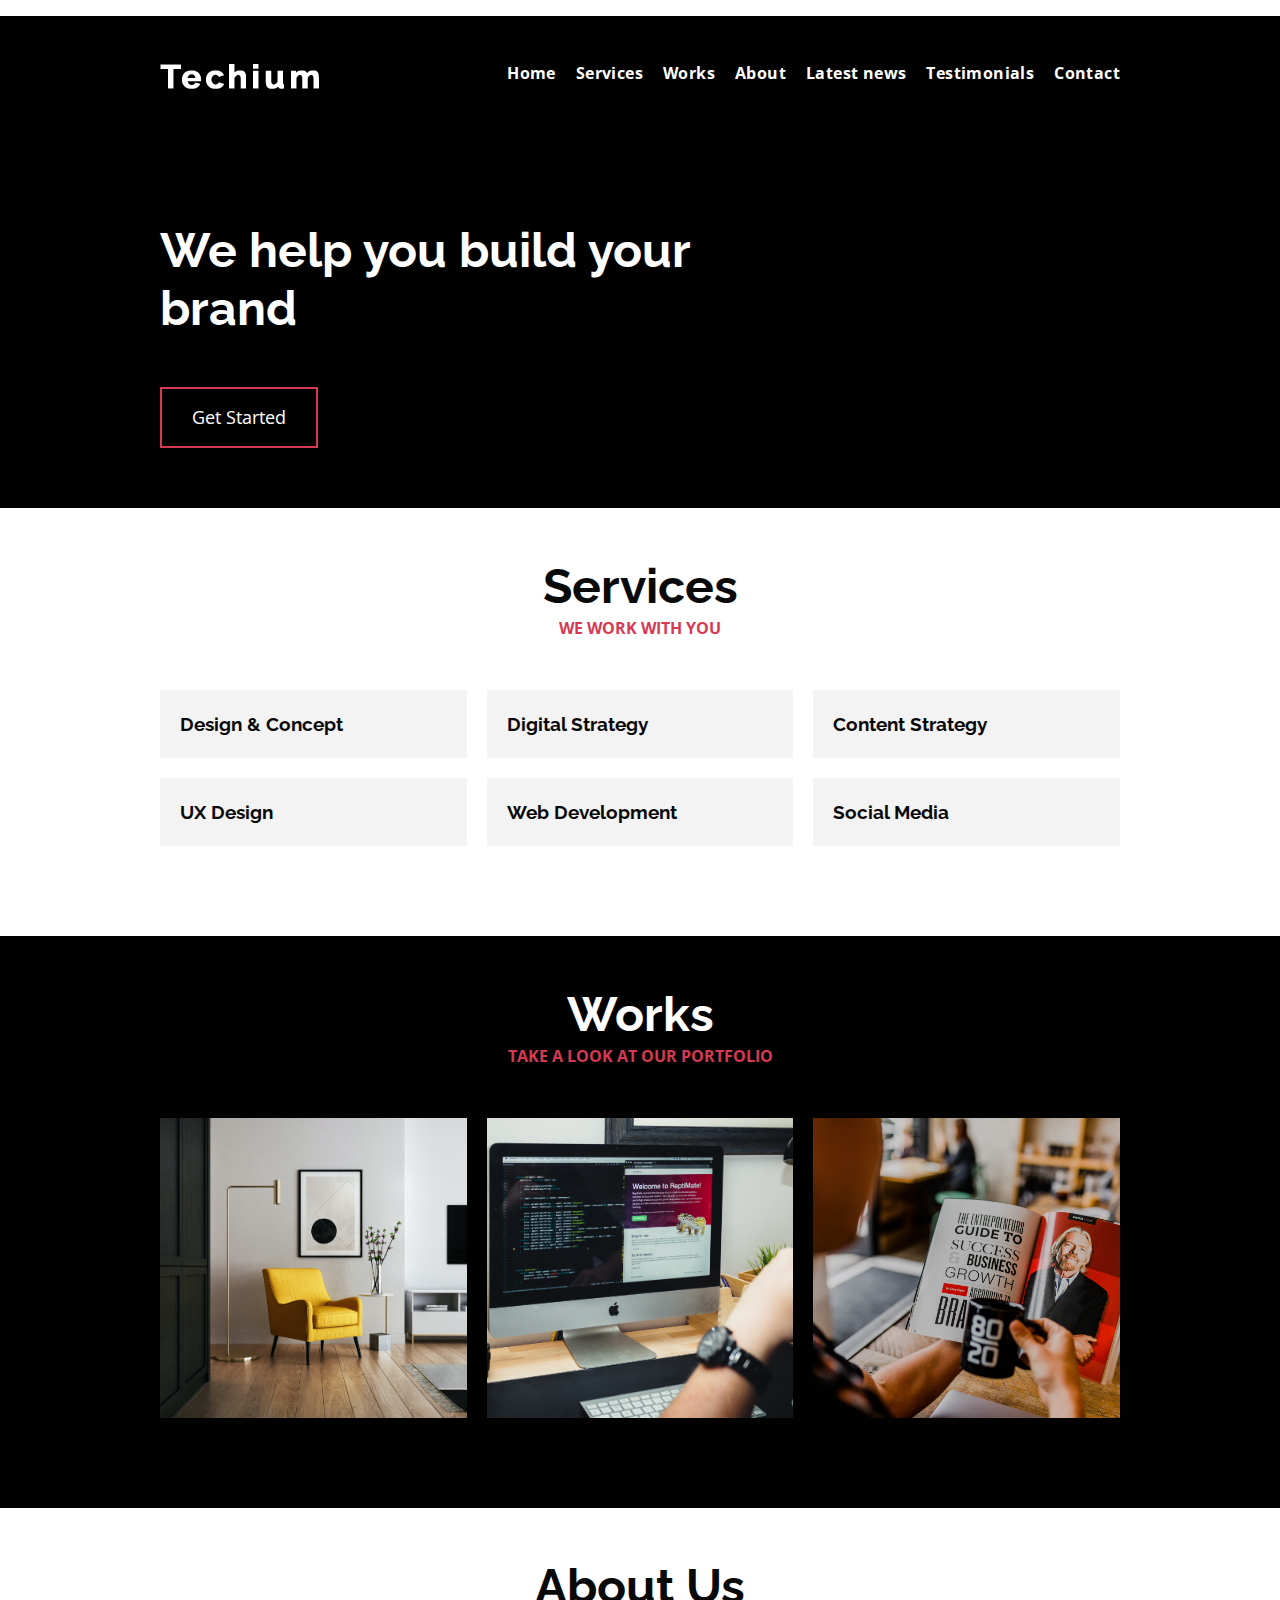
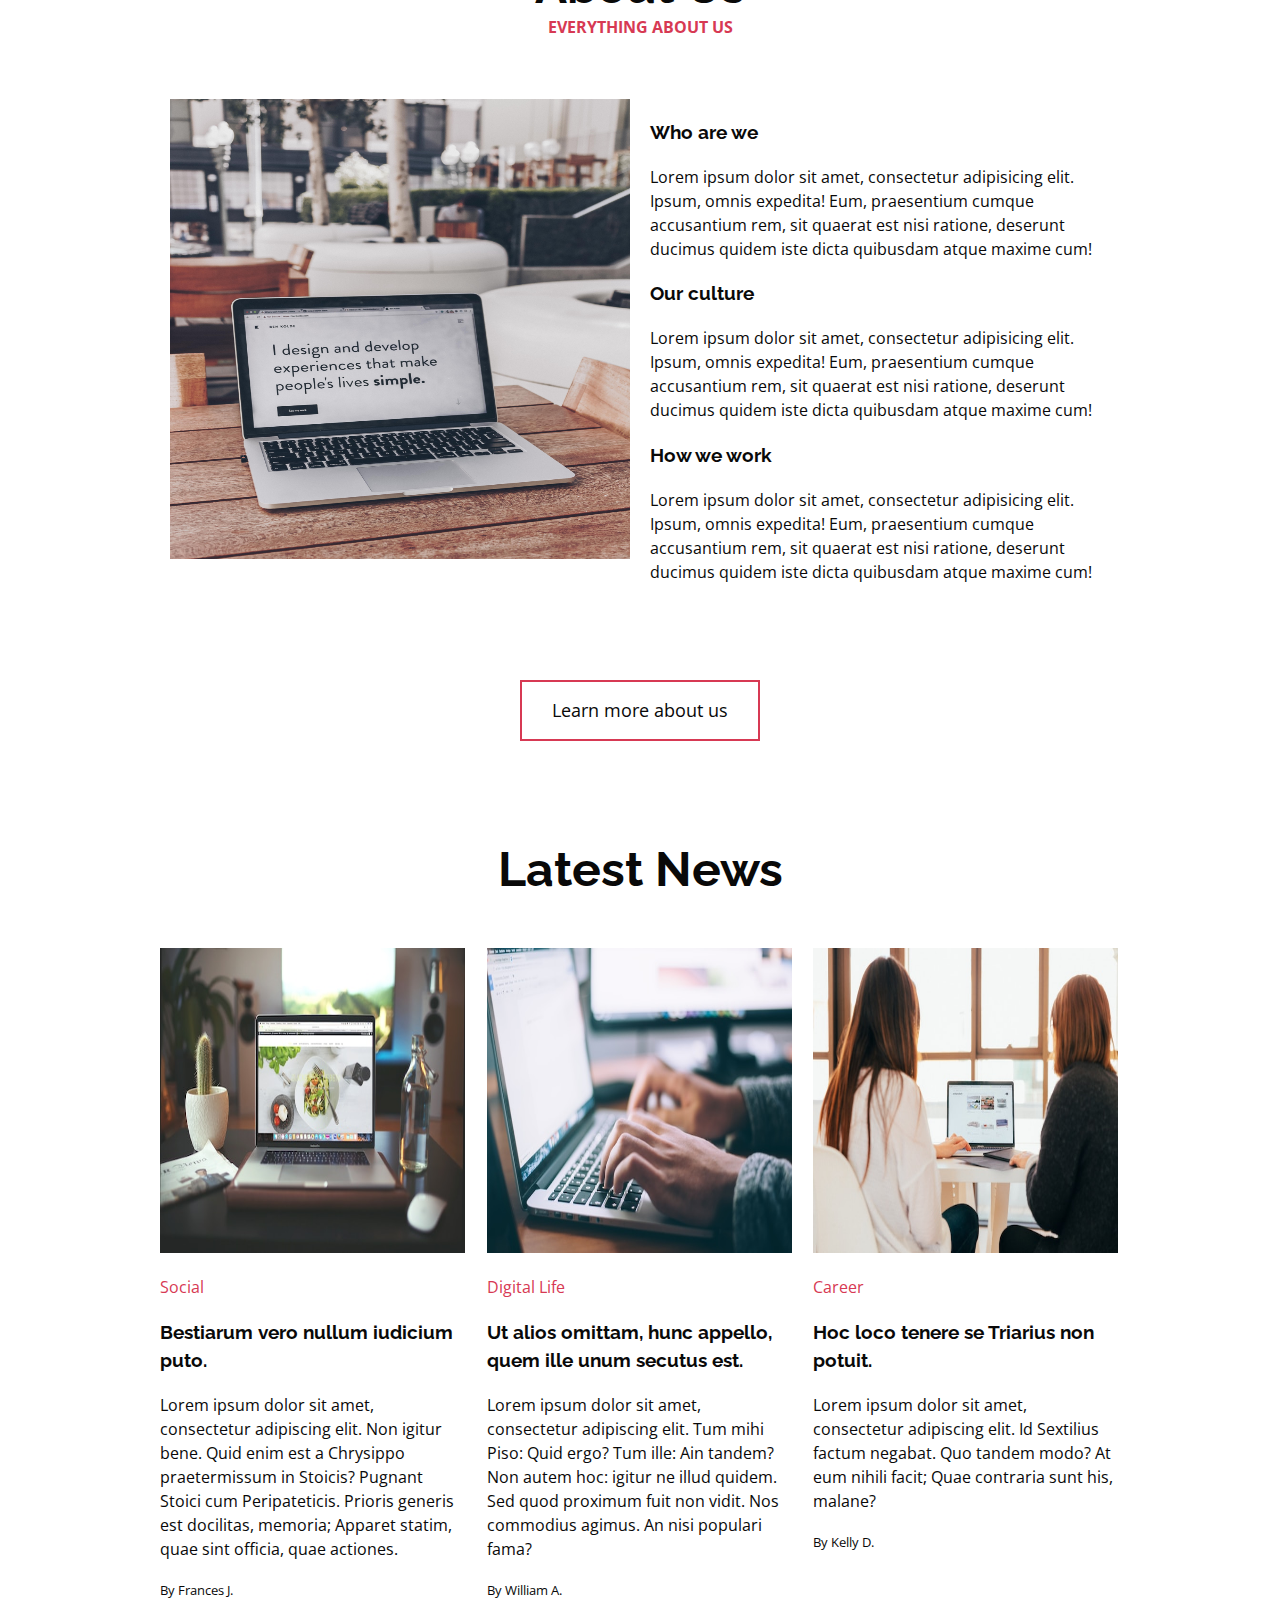
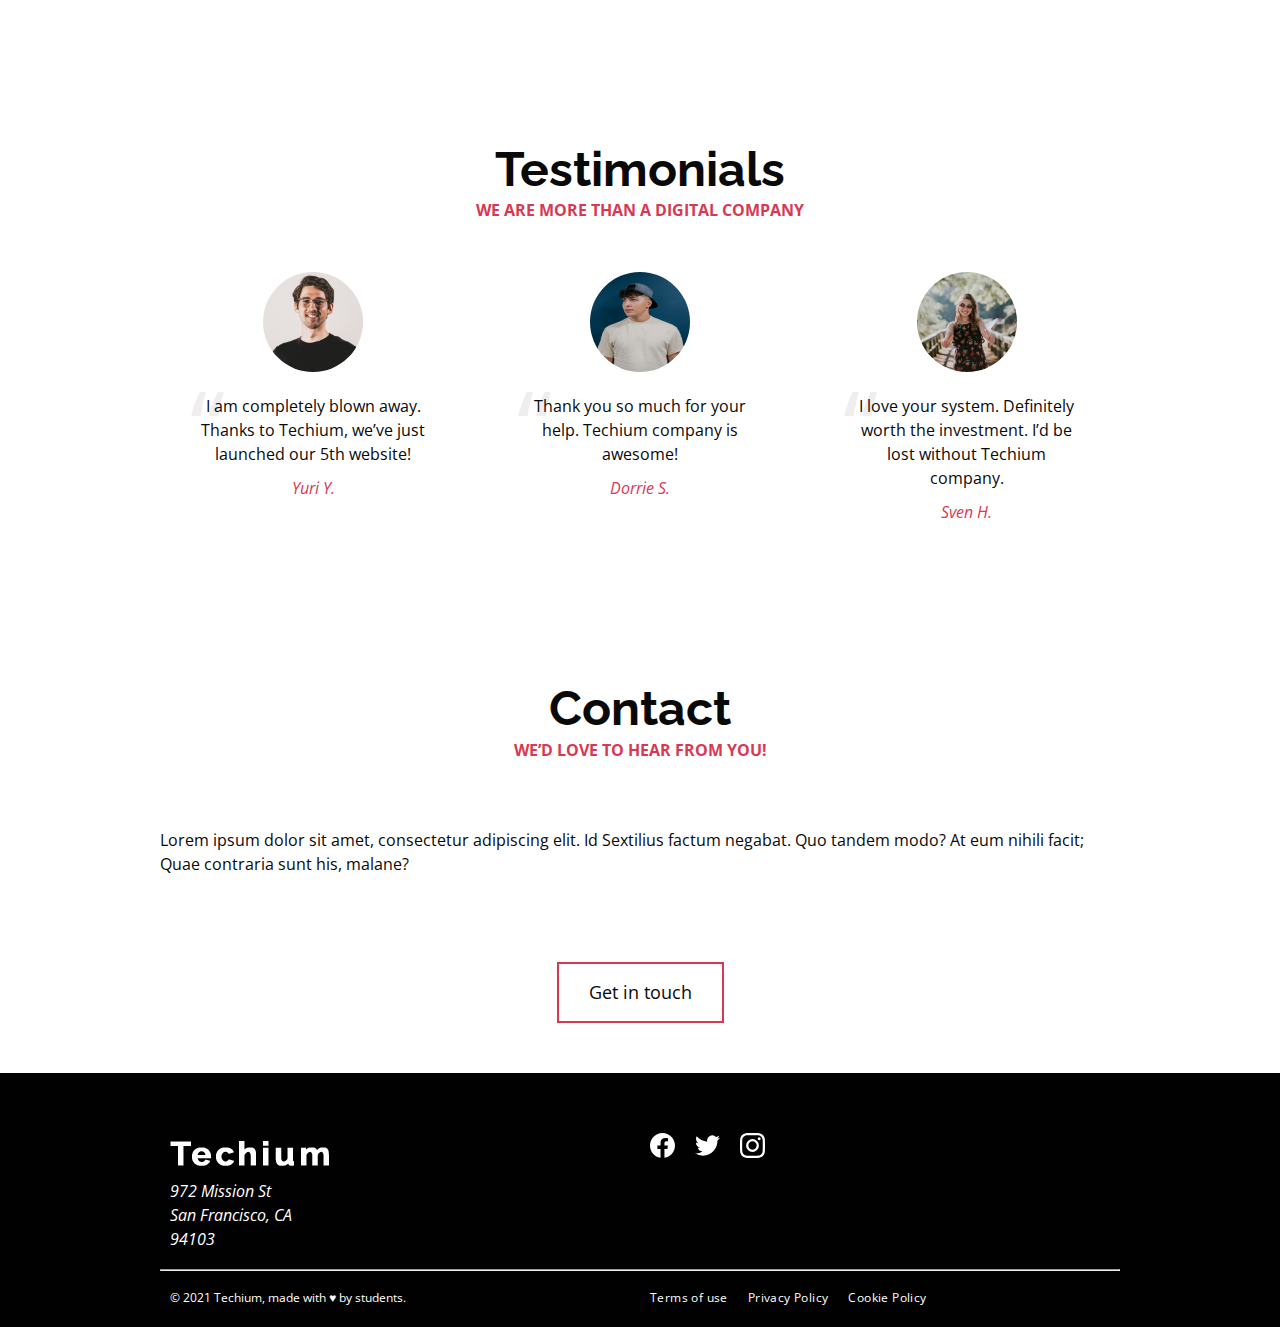
<file: flexbox/6-index.html>
<!DOCTYPE html>
<html lang="en" dir="ltr">
  <head>
    <meta charset="utf-8">
    <meta name="viewport" content="width=device-width, initial-scale=1, viewport-fit=cover">
    <title>Homepage - Techium</title>
    <meta name="description" content="Description of the page less than 150 characters">
    <link rel="icon" type="image/png" href="images/favicon.jpg">
    <link href="6-styles.css" rel="stylesheet">
    <link href="https://fonts.googleapis.com/css?family=Open+Sans:400,700|Raleway:700&display=swap" rel="stylesheet"></p>
<p></head>
  <body>
    <!-- Header --> 
    <header class="header" data-section-theme="dark">
      <div class="container header-container">
        <div class="header-logo">
          <a href="#">
            <img src="images/logo-white.png" alt="Techium logo" width="160" height="40">
          </a>
        </div>
        <nav class="navbar-menu">
          <ul class="nav">
            <li class="nav-item">
              <a href="#" class="nav-link">Home</a>
            </li>
            <li class="nav-item">
              <a href="#services" class="nav-link">Services</a>
            </li>
            <li class="nav-item">
              <a href="#works" class="nav-link">Works</a>
            </li>
            <li class="nav-item">
              <a href="#about" class="nav-link">About</a>
            </li>
            <li class="nav-item">
              <a href="#latest_news" class="nav-link">Latest news</a>
            </li>
            <li class="nav-item">
              <a href="#testimonials" class="nav-link">Testimonials</a>
            </li>
            <li class="nav-item">
              <a href="#contact" class="nav-link">Contact</a>
            </li>
          </ul>
        </nav>
      </div>
    </header>
    <!-- Main -->
    <main>
      <!-- Hero section -->
      <section class="section-hero" data-section-theme="dark">
        <div class="container">
          <div class="section-body">
            <section class="section-inner">
              <h2 class="section-title">We help you build your brand</h2>
              <a href="#" class="button">Get Started</a>
            </section>
          </div>
        </div>
      </section>
      <!-- Services section --> 
      <section id="services" class="section section-services">
        <div class="container">
          <header class="section-header">
            <h2 class="section-title">Services</h2>
            <p class="section-tagline">We work with you</p>
          </header>
          <div class="section-body">
            <ul class="row">
              <li class="col-1-3">
                <div class="card-services">
                  <h3 class="card-title"><a href="#">Design & Concept</a></h3>
                </div>
              </li>
              <li class="col-1-3">
                <div class="card-services">
                  <h3 class="card-title"><a href="#">Digital Strategy</a></h3>
                </div>
              </li>
              <li class="col-1-3">
                <div class="card-services">
                  <h3 class="card-title"><a href="#">Content Strategy</a></h3>
                </div>
              </li>
              <li class="col-1-3">
                <div class="card-services">
                  <h3 class="card-title"><a href="#">UX Design</a></h3>
                </div>
              </li>
              <li class="col-1-3">
                <div class="card-services">
                  <h3 class="card-title"><a href="#">Web Development</a></h3>
                </div>
              </li>
              <li class="col-1-3">
                <div class="card-services">
                  <h3 class="card-title"><a href="#">Social Media</a></h3>
                </div>
              </li>
            </ul>
          </div>
        </div>
      </section>
      <!-- Works section -->
      <section id="works" class="section section-works" data-section-theme="dark">
        <div class="container">
          <header class="section-header">
            <h2 class="section-title">Works</h2>
            <p class="section-tagline">Take a look at our portfolio</p>
          </header>
          <div class="section-body">
            <ul class="row">
              <li class="col-1-3">
                <article class="card-work">
                  <div class="card-outer">
                    <div class="card-image">
                      <img src="images/work-1.jpg" alt="">
                    </div>
                    <div class="card-inner">
                      <h3 class="card-title"><a href="#">Interior Design</a></h3>
                    </div>
                  </div>
                </article>
              </li>
              <li class="col-1-3">
                <article class="card-work">
                  <div class="card-outer">
                    <div class="card-image">
                      <img src="images/work-2.jpg" alt="">
                    </div>
                    <div class="card-inner">
                      <h3 class="card-title"><a href="#">Web Development</a></h3>
                    </div>
                  </div>
                </article>
              </li>
              <li class="col-1-3">
                <article class="card-work">
                  <div class="card-outer">
                    <div class="card-image">
                      <img src="images/work-3.jpg" alt="">
                    </div>
                    <div class="card-inner">
                      <h3 class="card-title"><a href="#">Personal Development</a></h3>
                    </div>
                  </div>
                </article>
              </li>
            </ul>
          </div>
        </div>
      </section>
      <!-- About Us section --> 
      <section id="about" class="section section-about-us">
        <div class="container">
          <header class="section-header">
            <h2 class="section-title">About Us</h2>
            <p class="section-tagline">Everything about us</p>
          </header>
          <div class="section-body">
            <div class="row">
              <div class="col-1-2">
                <img src="images/about.jpg" alt="" width="460" height="460">
              </div>
              <div class="col-1-2">
                <h3>Who are we</h3>
                <p>Lorem ipsum dolor sit amet, consectetur adipisicing elit. Ipsum, omnis expedita! Eum, praesentium cumque accusantium rem, sit quaerat est nisi ratione, deserunt ducimus quidem iste dicta quibusdam atque maxime cum!</p>
                <h3>Our culture</h3>
                <p>Lorem ipsum dolor sit amet, consectetur adipisicing elit. Ipsum, omnis expedita! Eum, praesentium cumque accusantium rem, sit quaerat est nisi ratione, deserunt ducimus quidem iste dicta quibusdam atque maxime cum!</p>
                <h3>How we work</h3>
                <p>Lorem ipsum dolor sit amet, consectetur adipisicing elit. Ipsum, omnis expedita! Eum, praesentium cumque accusantium rem, sit quaerat est nisi ratione, deserunt ducimus quidem iste dicta quibusdam atque maxime cum!</p>
              </div>
            </div>
          </div>
          <div class="section-footer">
            <a href="#" class="button">Learn more about us</a>
          </div>
        </div>
      </section>
      <!-- Latest news section --> 
      <section id="latest_news" class="section section-latest-news">
        <div class="container">
          <header class="section-header">
            <h2 class="section-title">Latest News</h2>
          </header>
          <div class="section-body">
            <ul class="row">
              <li class="col-1-3">
                <article class="card-blog">
                  <div>
                    <img src="images/article-1.jpg" alt="" width="305" height="305">
                  </div>
                  <p class="card-category">Career</p>
                  <h3><a href="#">Hoc loco tenere se Triarius non potuit.</a></h3>
                  <p>Lorem ipsum dolor sit amet, consectetur adipiscing elit. Id Sextilius factum negabat. Quo tandem modo? At eum nihili facit; Quae contraria sunt his, malane?</p>
                  <small>By Kelly D.</small>
                </article>
              </li>
              <li class="col-1-3">
                <article class="card-blog">
                  <div>
                    <img src="images/article-2.jpg" alt="" width="305" height="305">
                  </div>
                  <p class="card-category">Digital Life</p>
                  <h3><a href="#">Ut alios omittam, hunc appello, quem ille unum secutus est.</a></h3>
                  <p>Lorem ipsum dolor sit amet, consectetur adipiscing elit. Tum mihi Piso: Quid ergo? Tum ille: Ain tandem? Non autem hoc: igitur ne illud quidem. Sed quod proximum fuit non vidit. Nos commodius agimus. An nisi populari fama?</p>
                  <small>By William A.</small>
                </article>
              </li>
              <li class="col-1-3">
                <article class="card-blog">
                  <div>
                    <img src="images/article-3.jpg" alt="" width="305" height="305">
                  </div>
                  <p class="card-category">Social</p>
                  <h3><a href="#">Bestiarum vero nullum iudicium puto.</a></h3>
                  <p>Lorem ipsum dolor sit amet, consectetur adipiscing elit. Non igitur bene. Quid enim est a Chrysippo praetermissum in Stoicis? Pugnant Stoici cum Peripateticis. Prioris generis est docilitas, memoria; Apparet statim, quae sint officia, quae actiones.</p>
                  <small>By Frances J.</small>
                </article>
              </li>
            </ul>
          </div>
        </div>
      </section>
      <!-- Testimonials section -->
      <section id="testimonial" class="section section-testimonial">
        <div class="container">
          <header class="section-header">
            <h2 class="section-title">Testimonials</h2>
            <p class="section-tagline">We are more than a digital company</p>
          </header>
          <div class="section-body">
            <ul class="row">
              <li class="col-1-3">
                <article class="card-testimonial">
                  <img src="images/person-1.jpg" alt="Yuri Y. avatar" width="100" height="100" class="card-avatar">
                  <blockquote class="card-quote">
                    <p>I am completely blown away. Thanks to Techium, we’ve just launched our 5th website!
                      <cite>Yuri Y.</cite>
                    </p>
                  </blockquote>
                </article>
              </li>
              <li class="col-1-3">
                <article class="card-testimonial">
                  <img src="images/person-2.jpg" alt="Dorrie S. avatar" width="100" height="100" class="card-avatar">
                  <blockquote class="card-quote">
                    <p>Thank you so much for your help. Techium company is awesome!
                      <cite>Dorrie S.</cite>
                    </p>
                  </blockquote>
                </article>
              </li>
              <li class="col-1-3">
                <article class="card-testimonial">
                  <img src="images/person-3.jpg" alt="Sven H. avatar" width="100" height="100" class="card-avatar">
                  <blockquote class="card-quote">
                    <p>I love your system. Definitely worth the investment. I’d be lost without Techium company.
                      <cite>Sven H.</cite>
                    </p>
                  </blockquote>
                </article>
              </li>
            </ul>
          </div>
        </div>
      </section>
      <!-- Contact section -->
      <section id="contact" class="section section-contact">
        <div class="container">
          <header class="section-header">
            <h2 class="section-title">Contact</h2>
            <p class="section-tagline">We’d love to hear from you!</p>
          </header>
          <div class="section-body">
            <p>Lorem ipsum dolor sit amet, consectetur adipiscing elit. Id Sextilius factum negabat. Quo tandem modo? At eum nihili facit; Quae contraria sunt his, malane?</p>
          </div>
          <div class="section-footer">
            <a href="#" class="button">Get in touch</a>
          </div>
        </div>
      </section>
    </main>
    <!-- Footer -->
    <footer class="footer" data-section-theme="dark">
      <div  class="container">
        <div class="row">
          <div class="col-1-2">
            <img src="images/logo-white.png" alt="Techium logo" width="160" height="40">
            <address class="footer-address">
              972 Mission St<br>
              San Francisco, CA<br>
              94103
            </address>
          </div>
          <div class="col-1-2">
            <ul class="social nav">
              <li class="social-item nav-item">
                <a href="https://www.facebook.com" class="social-link">
                  <svg viewbox="0 0 24 24" xmlns="http://www.w3.org/2000/svg" width="25" height="25">
                    <title>
                      Facebook icon
                    </title>
                    <path d="M23.998 12c0-6.628-5.372-12-11.999-12C5.372 0 0 5.372 0 12c0 5.988 4.388 10.952 10.124 11.852v-8.384H7.078v-3.469h3.046V9.356c0-3.008 1.792-4.669 4.532-4.669 1.313 0 2.686.234 2.686.234v2.953H15.83c-1.49 0-1.955.925-1.955 1.874V12h3.328l-.532 3.469h-2.796v8.384c5.736-.9 10.124-5.864 10.124-11.853z"/>
                  </svg>
                </a>
              </li>
              <li class="social-item nav-item">
                <a href="https://twitter.com" class="social-link">
                  <svg viewbox="0 0 24 24" xmlns="http://www.w3.org/2000/svg" width="25" height="25">
                    <title>
                      Twitter icon
                    </title>
                    <path d="M23.954 4.569a10 10 0 0 1-2.825.775 4.958 4.958 0 0 0 2.163-2.723c-.951.555-2.005.959-3.127 1.184a4.92 4.92 0 0 0-8.384 4.482C7.691 8.094 4.066 6.13 1.64 3.161a4.822 4.822 0 0 0-.666 2.475c0 1.71.87 3.213 2.188 4.096a4.904 4.904 0 0 1-2.228-.616v.061a4.923 4.923 0 0 0 3.946 4.827 4.996 4.996 0 0 1-2.212.085 4.937 4.937 0 0 0 4.604 3.417 9.868 9.868 0 0 1-6.102 2.105c-.39 0-.779-.023-1.17-.067a13.995 13.995 0 0 0 7.557 2.209c9.054 0 13.999-7.496 13.999-13.986 0-.209 0-.42-.015-.63a9.936 9.936 0 0 0 2.46-2.548l-.047-.02z"/>
                  </svg>
                </a>
              </li>
              <li class="social-item nav-item">
                <a href="https://www.instagram.com" class="social-link">
                  <svg viewbox="0 0 24 24" xmlns="http://www.w3.org/2000/svg" width="25" height="25">
                    <title>
                      Instagram icon
                    </title>
                    <path d="M12 0C8.74 0 8.333.015 7.053.072 5.775.132 4.905.333 4.14.63c-.789.306-1.459.717-2.126 1.384S.935 3.35.63 4.14C.333 4.905.131 5.775.072 7.053.012 8.333 0 8.74 0 12s.015 3.667.072 4.947c.06 1.277.261 2.148.558 2.913a5.885 5.885 0 0 0 1.384 2.126A5.868 5.868 0 0 0 4.14 23.37c.766.296 1.636.499 2.913.558C8.333 23.988 8.74 24 12 24s3.667-.015 4.947-.072c1.277-.06 2.148-.262 2.913-.558a5.898 5.898 0 0 0 2.126-1.384 5.86 5.86 0 0 0 1.384-2.126c.296-.765.499-1.636.558-2.913.06-1.28.072-1.687.072-4.947s-.015-3.667-.072-4.947c-.06-1.277-.262-2.149-.558-2.913a5.89 5.89 0 0 0-1.384-2.126A5.847 5.847 0 0 0 19.86.63c-.765-.297-1.636-.499-2.913-.558C15.667.012 15.26 0 12 0zm0 2.16c3.203 0 3.585.016 4.85.071 1.17.055 1.805.249 2.227.415.562.217.96.477 1.382.896.419.42.679.819.896 1.381.164.422.36 1.057.413 2.227.057 1.266.07 1.646.07 4.85s-.015 3.585-.074 4.85c-.061 1.17-.256 1.805-.421 2.227a3.81 3.81 0 0 1-.899 1.382 3.744 3.744 0 0 1-1.38.896c-.42.164-1.065.36-2.235.413-1.274.057-1.649.07-4.859.07-3.211 0-3.586-.015-4.859-.074-1.171-.061-1.816-.256-2.236-.421a3.716 3.716 0 0 1-1.379-.899 3.644 3.644 0 0 1-.9-1.38c-.165-.42-.359-1.065-.42-2.235-.045-1.26-.061-1.649-.061-4.844 0-3.196.016-3.586.061-4.861.061-1.17.255-1.814.42-2.234.21-.57.479-.96.9-1.381.419-.419.81-.689 1.379-.898.42-.166 1.051-.361 2.221-.421 1.275-.045 1.65-.06 4.859-.06l.045.03zm0 3.678a6.162 6.162 0 1 0 0 12.324 6.162 6.162 0 1 0 0-12.324zM12 16c-2.21 0-4-1.79-4-4s1.79-4 4-4 4 1.79 4 4-1.79 4-4 4zm7.846-10.405a1.441 1.441 0 0 1-2.88 0 1.44 1.44 0 0 1 2.88 0z"/>
                  </svg>
                </a>
              </li>
            </ul>
          </div>
        </div>
        <hr>
        <div class="row">
          <div class="col-1-2">
            <p class="footer-copyright">© 2021 Techium, made with ♥ by students.</p>
          </div>
          <div class="col-1-2">
            <ul class="footer-nav nav">
              <li class="footer-nav-item nav-item">
                <a href="#" class="footer-nav-link">Terms of use</a>
              </li>
              <li class="footer-nav-item nav-item">
                <a href="#" class="footer-nav-link">Privacy Policy</a>
              </li>
              <li class="footer-nav-item nav-item">
                <a href="#" class="footer-nav-link">Cookie Policy</a>
              </li>
            </ul>
          </div>
        </div>
      </div>
    </footer>
  </body>
</html>
</file>
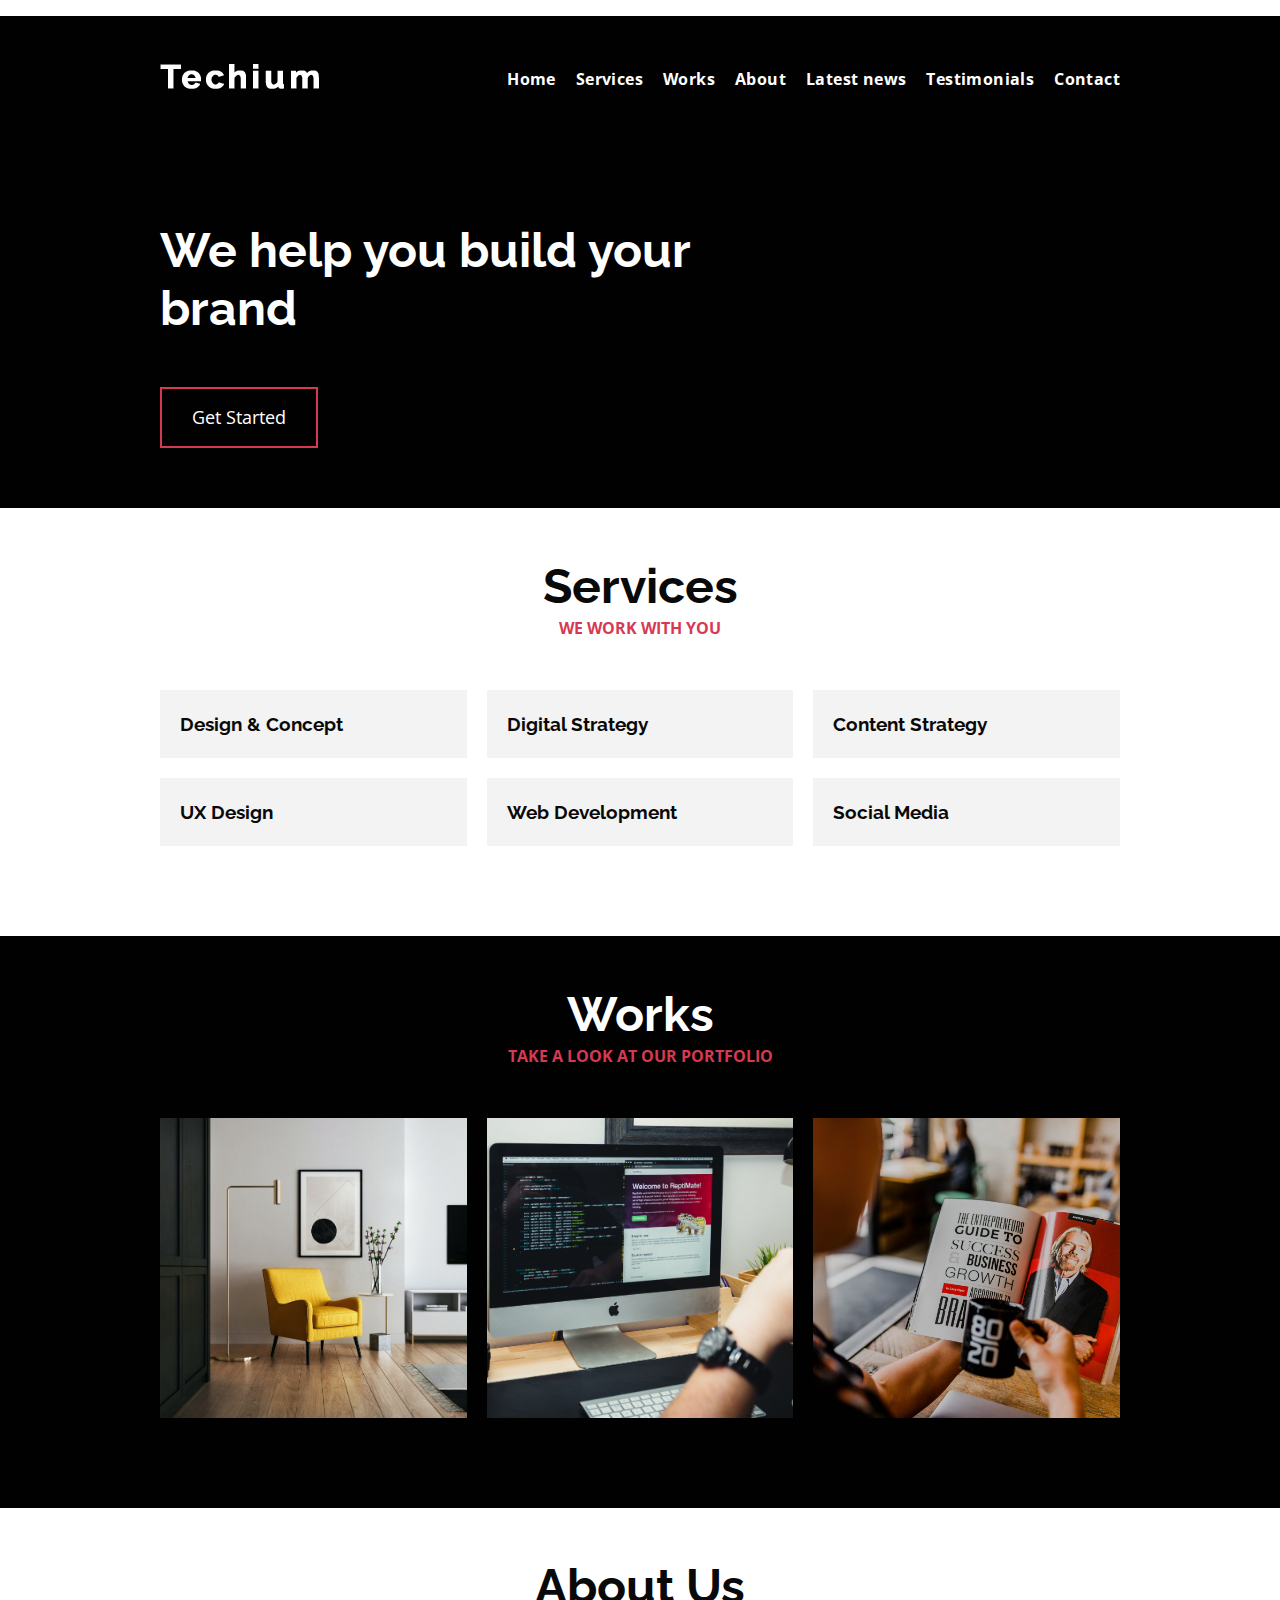
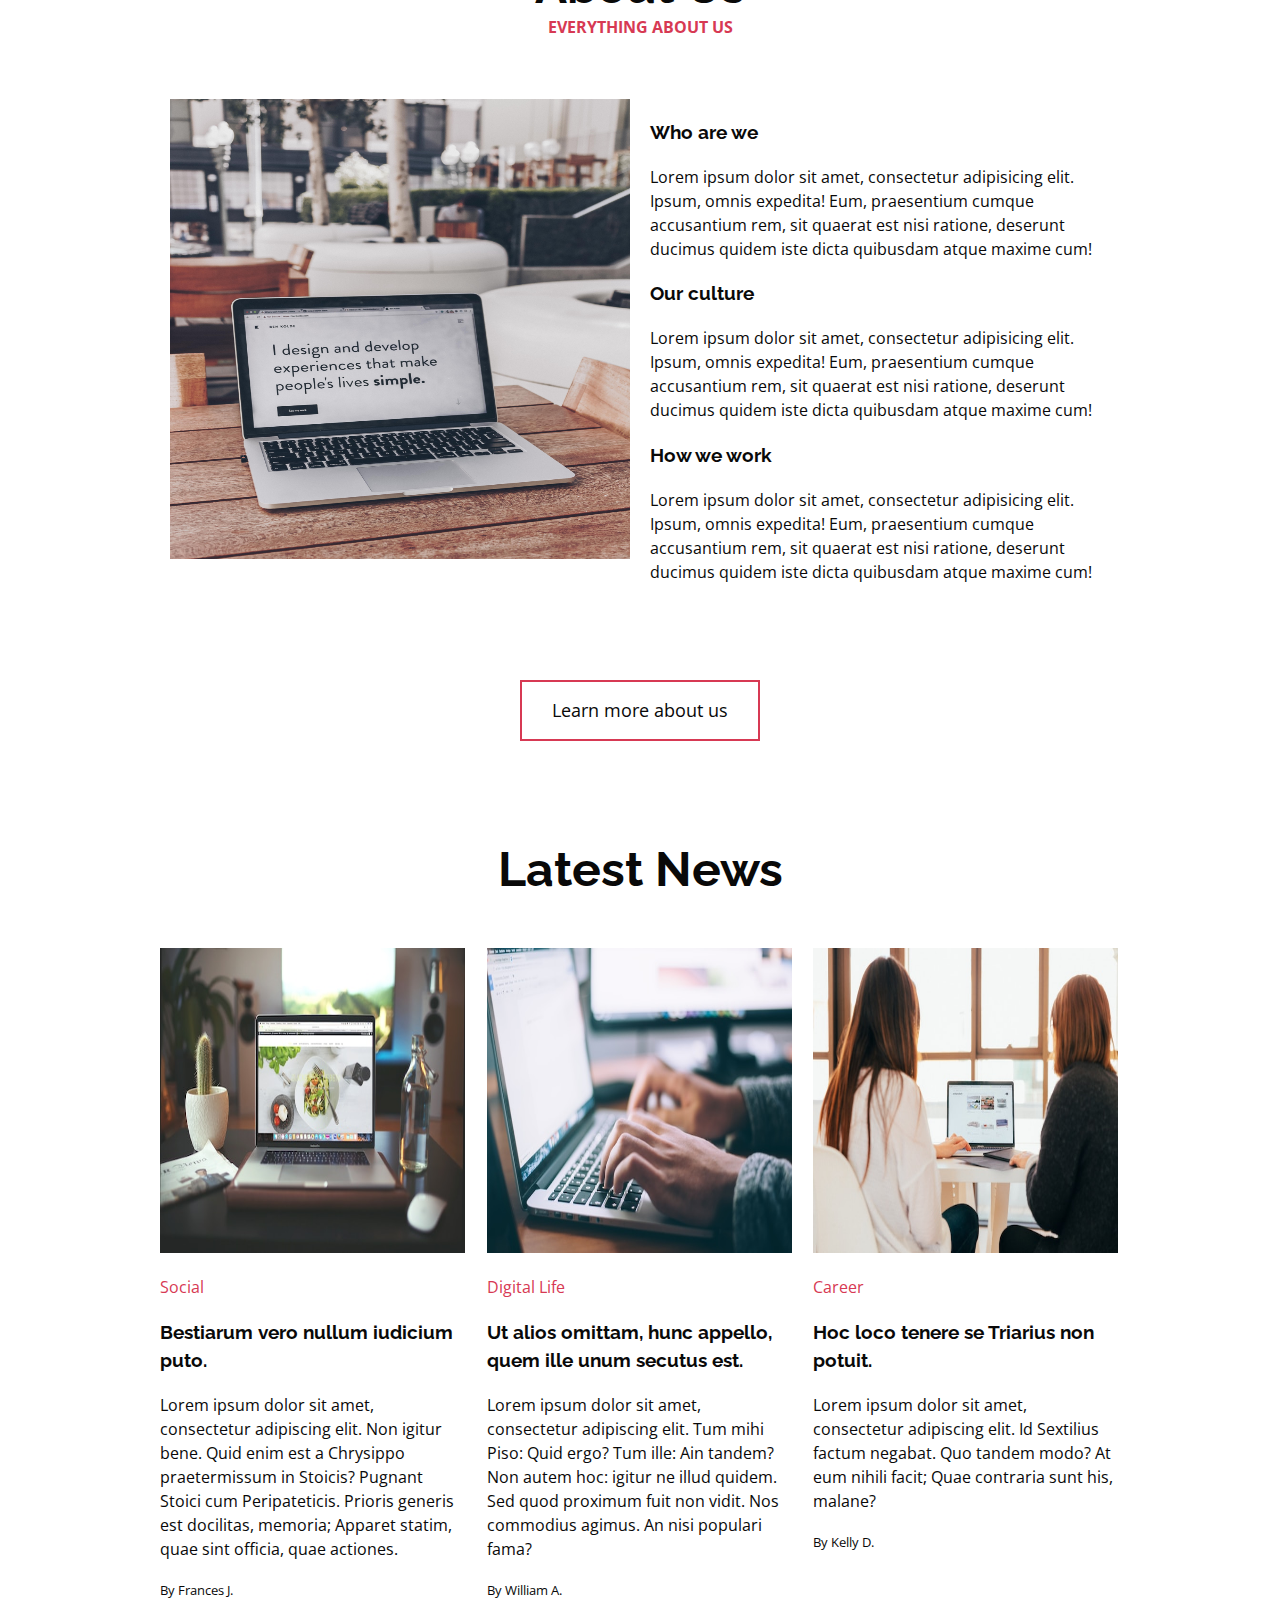
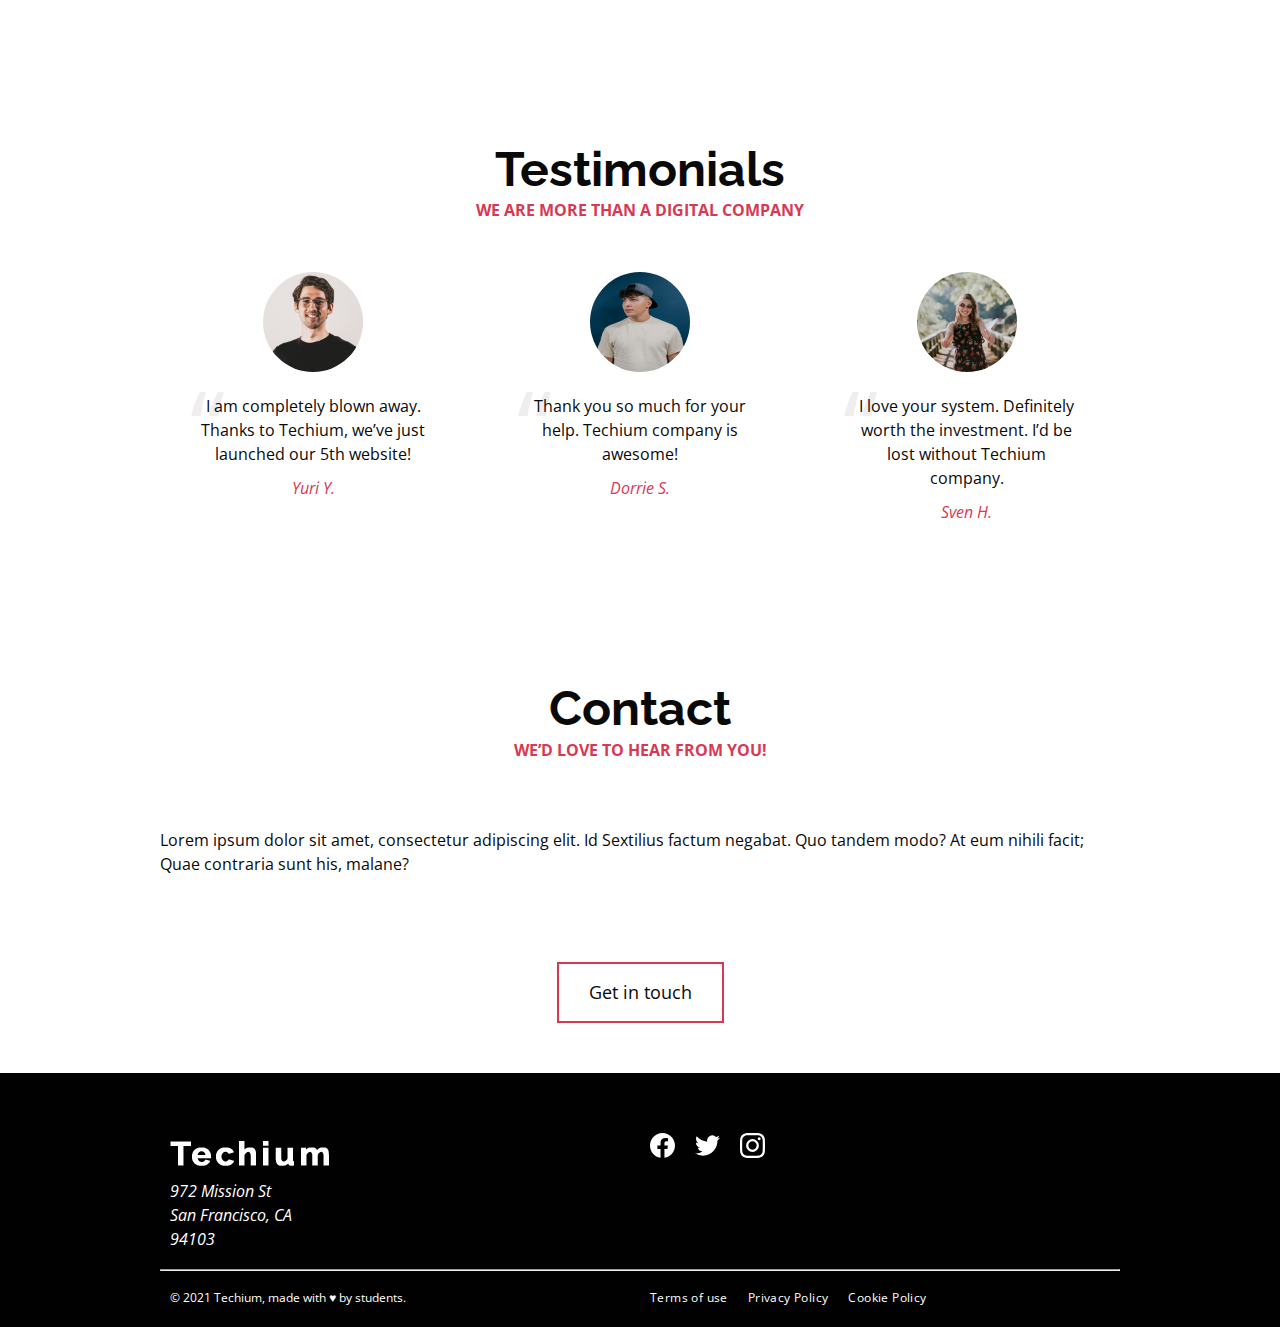
<file: flexbox/7-index.html>
<!DOCTYPE html>
<html lang="en" dir="ltr">
  <head>
    <meta charset="utf-8">
    <meta name="viewport" content="width=device-width, initial-scale=1, viewport-fit=cover">
    <title>Homepage - Techium</title>
    <meta name="description" content="Description of the page less than 150 characters">
    <link rel="icon" type="image/png" href="images/favicon.jpg">
    <link href="7-styles.css" rel="stylesheet">
    <link href="https://fonts.googleapis.com/css?family=Open+Sans:400,700|Raleway:700&display=swap" rel="stylesheet"></p>
<p></head>
  <body>
    <!-- Header --> 
    <header class="header" data-section-theme="dark">
      <div class="container header-container">
        <div class="header-logo">
          <a href="#">
            <img src="images/logo-white.png" alt="Techium logo" width="160" height="40">
          </a>
        </div>
        <nav class="navbar-menu">
          <ul class="nav">
            <li class="nav-item">
              <a href="#" class="nav-link">Home</a>
            </li>
            <li class="nav-item">
              <a href="#services" class="nav-link">Services</a>
            </li>
            <li class="nav-item">
              <a href="#works" class="nav-link">Works</a>
            </li>
            <li class="nav-item">
              <a href="#about" class="nav-link">About</a>
            </li>
            <li class="nav-item">
              <a href="#latest_news" class="nav-link">Latest news</a>
            </li>
            <li class="nav-item">
              <a href="#testimonials" class="nav-link">Testimonials</a>
            </li>
            <li class="nav-item">
              <a href="#contact" class="nav-link">Contact</a>
            </li>
          </ul>
        </nav>
      </div>
    </header>
    <!-- Main -->
    <main>
      <!-- Hero section -->
      <section class="section-hero" data-section-theme="dark">
        <div class="container">
          <div class="section-body">
            <section class="section-inner">
              <h2 class="section-title">We help you build your brand</h2>
              <a href="#" class="button">Get Started</a>
            </section>
          </div>
        </div>
      </section>
      <!-- Services section --> 
      <section id="services" class="section section-services">
        <div class="container">
          <header class="section-header">
            <h2 class="section-title">Services</h2>
            <p class="section-tagline">We work with you</p>
          </header>
          <div class="section-body">
            <ul class="row">
              <li class="col-1-3">
                <div class="card-services">
                  <h3 class="card-title"><a href="#">Design & Concept</a></h3>
                </div>
              </li>
              <li class="col-1-3">
                <div class="card-services">
                  <h3 class="card-title"><a href="#">Digital Strategy</a></h3>
                </div>
              </li>
              <li class="col-1-3">
                <div class="card-services">
                  <h3 class="card-title"><a href="#">Content Strategy</a></h3>
                </div>
              </li>
              <li class="col-1-3">
                <div class="card-services">
                  <h3 class="card-title"><a href="#">UX Design</a></h3>
                </div>
              </li>
              <li class="col-1-3">
                <div class="card-services">
                  <h3 class="card-title"><a href="#">Web Development</a></h3>
                </div>
              </li>
              <li class="col-1-3">
                <div class="card-services">
                  <h3 class="card-title"><a href="#">Social Media</a></h3>
                </div>
              </li>
            </ul>
          </div>
        </div>
      </section>
      <!-- Works section -->
      <section id="works" class="section section-works" data-section-theme="dark">
        <div class="container">
          <header class="section-header">
            <h2 class="section-title">Works</h2>
            <p class="section-tagline">Take a look at our portfolio</p>
          </header>
          <div class="section-body">
            <ul class="row">
              <li class="col-1-3">
                <article class="card-work">
                  <div class="card-outer">
                    <div class="card-image">
                      <img src="images/work-1.jpg" alt="">
                    </div>
                    <div class="card-inner">
                      <h3 class="card-title"><a href="#">Interior Design</a></h3>
                    </div>
                  </div>
                </article>
              </li>
              <li class="col-1-3">
                <article class="card-work">
                  <div class="card-outer">
                    <div class="card-image">
                      <img src="images/work-2.jpg" alt="">
                    </div>
                    <div class="card-inner">
                      <h3 class="card-title"><a href="#">Web Development</a></h3>
                    </div>
                  </div>
                </article>
              </li>
              <li class="col-1-3">
                <article class="card-work">
                  <div class="card-outer">
                    <div class="card-image">
                      <img src="images/work-3.jpg" alt="">
                    </div>
                    <div class="card-inner">
                      <h3 class="card-title"><a href="#">Personal Development</a></h3>
                    </div>
                  </div>
                </article>
              </li>
            </ul>
          </div>
        </div>
      </section>
      <!-- About Us section --> 
      <section id="about" class="section section-about-us">
        <div class="container">
          <header class="section-header">
            <h2 class="section-title">About Us</h2>
            <p class="section-tagline">Everything about us</p>
          </header>
          <div class="section-body">
            <div class="row">
              <div class="col-1-2">
                <img src="images/about.jpg" alt="" width="460" height="460">
              </div>
              <div class="col-1-2">
                <h3>Who are we</h3>
                <p>Lorem ipsum dolor sit amet, consectetur adipisicing elit. Ipsum, omnis expedita! Eum, praesentium cumque accusantium rem, sit quaerat est nisi ratione, deserunt ducimus quidem iste dicta quibusdam atque maxime cum!</p>
                <h3>Our culture</h3>
                <p>Lorem ipsum dolor sit amet, consectetur adipisicing elit. Ipsum, omnis expedita! Eum, praesentium cumque accusantium rem, sit quaerat est nisi ratione, deserunt ducimus quidem iste dicta quibusdam atque maxime cum!</p>
                <h3>How we work</h3>
                <p>Lorem ipsum dolor sit amet, consectetur adipisicing elit. Ipsum, omnis expedita! Eum, praesentium cumque accusantium rem, sit quaerat est nisi ratione, deserunt ducimus quidem iste dicta quibusdam atque maxime cum!</p>
              </div>
            </div>
          </div>
          <div class="section-footer">
            <a href="#" class="button">Learn more about us</a>
          </div>
        </div>
      </section>
      <!-- Latest news section --> 
      <section id="latest_news" class="section section-latest-news">
        <div class="container">
          <header class="section-header">
            <h2 class="section-title">Latest News</h2>
          </header>
          <div class="section-body">
            <ul class="row">
              <li class="col-1-3">
                <article class="card-blog">
                  <div>
                    <img src="images/article-1.jpg" alt="" width="305" height="305">
                  </div>
                  <p class="card-category">Career</p>
                  <h3><a href="#">Hoc loco tenere se Triarius non potuit.</a></h3>
                  <p>Lorem ipsum dolor sit amet, consectetur adipiscing elit. Id Sextilius factum negabat. Quo tandem modo? At eum nihili facit; Quae contraria sunt his, malane?</p>
                  <small>By Kelly D.</small>
                </article>
              </li>
              <li class="col-1-3">
                <article class="card-blog">
                  <div>
                    <img src="images/article-2.jpg" alt="" width="305" height="305">
                  </div>
                  <p class="card-category">Digital Life</p>
                  <h3><a href="#">Ut alios omittam, hunc appello, quem ille unum secutus est.</a></h3>
                  <p>Lorem ipsum dolor sit amet, consectetur adipiscing elit. Tum mihi Piso: Quid ergo? Tum ille: Ain tandem? Non autem hoc: igitur ne illud quidem. Sed quod proximum fuit non vidit. Nos commodius agimus. An nisi populari fama?</p>
                  <small>By William A.</small>
                </article>
              </li>
              <li class="col-1-3">
                <article class="card-blog">
                  <div>
                    <img src="images/article-3.jpg" alt="" width="305" height="305">
                  </div>
                  <p class="card-category">Social</p>
                  <h3><a href="#">Bestiarum vero nullum iudicium puto.</a></h3>
                  <p>Lorem ipsum dolor sit amet, consectetur adipiscing elit. Non igitur bene. Quid enim est a Chrysippo praetermissum in Stoicis? Pugnant Stoici cum Peripateticis. Prioris generis est docilitas, memoria; Apparet statim, quae sint officia, quae actiones.</p>
                  <small>By Frances J.</small>
                </article>
              </li>
            </ul>
          </div>
        </div>
      </section>
      <!-- Testimonials section -->
      <section id="testimonial" class="section section-testimonial">
        <div class="container">
          <header class="section-header">
            <h2 class="section-title">Testimonials</h2>
            <p class="section-tagline">We are more than a digital company</p>
          </header>
          <div class="section-body">
            <ul class="row">
              <li class="col-1-3">
                <article class="card-testimonial">
                  <img src="images/person-1.jpg" alt="Yuri Y. avatar" width="100" height="100" class="card-avatar">
                  <blockquote class="card-quote">
                    <p>I am completely blown away. Thanks to Techium, we’ve just launched our 5th website!
                      <cite>Yuri Y.</cite>
                    </p>
                  </blockquote>
                </article>
              </li>
              <li class="col-1-3">
                <article class="card-testimonial">
                  <img src="images/person-2.jpg" alt="Dorrie S. avatar" width="100" height="100" class="card-avatar">
                  <blockquote class="card-quote">
                    <p>Thank you so much for your help. Techium company is awesome!
                      <cite>Dorrie S.</cite>
                    </p>
                  </blockquote>
                </article>
              </li>
              <li class="col-1-3">
                <article class="card-testimonial">
                  <img src="images/person-3.jpg" alt="Sven H. avatar" width="100" height="100" class="card-avatar">
                  <blockquote class="card-quote">
                    <p>I love your system. Definitely worth the investment. I’d be lost without Techium company.
                      <cite>Sven H.</cite>
                    </p>
                  </blockquote>
                </article>
              </li>
            </ul>
          </div>
        </div>
      </section>
      <!-- Contact section -->
      <section id="contact" class="section section-contact">
        <div class="container">
          <header class="section-header">
            <h2 class="section-title">Contact</h2>
            <p class="section-tagline">We’d love to hear from you!</p>
          </header>
          <div class="section-body">
            <p>Lorem ipsum dolor sit amet, consectetur adipiscing elit. Id Sextilius factum negabat. Quo tandem modo? At eum nihili facit; Quae contraria sunt his, malane?</p>
          </div>
          <div class="section-footer">
            <a href="#" class="button">Get in touch</a>
          </div>
        </div>
      </section>
    </main>
    <!-- Footer -->
    <footer class="footer" data-section-theme="dark">
      <div  class="container">
        <div class="row">
          <div class="col-1-2">
            <img src="images/logo-white.png" alt="Techium logo" width="160" height="40">
            <address class="footer-address">
              972 Mission St<br>
              San Francisco, CA<br>
              94103
            </address>
          </div>
          <div class="col-1-2">
            <ul class="social nav">
              <li class="social-item nav-item">
                <a href="https://www.facebook.com" class="social-link">
                  <svg viewbox="0 0 24 24" xmlns="http://www.w3.org/2000/svg" width="25" height="25">
                    <title>
                      Facebook icon
                    </title>
                    <path d="M23.998 12c0-6.628-5.372-12-11.999-12C5.372 0 0 5.372 0 12c0 5.988 4.388 10.952 10.124 11.852v-8.384H7.078v-3.469h3.046V9.356c0-3.008 1.792-4.669 4.532-4.669 1.313 0 2.686.234 2.686.234v2.953H15.83c-1.49 0-1.955.925-1.955 1.874V12h3.328l-.532 3.469h-2.796v8.384c5.736-.9 10.124-5.864 10.124-11.853z"/>
                  </svg>
                </a>
              </li>
              <li class="social-item nav-item">
                <a href="https://twitter.com" class="social-link">
                  <svg viewbox="0 0 24 24" xmlns="http://www.w3.org/2000/svg" width="25" height="25">
                    <title>
                      Twitter icon
                    </title>
                    <path d="M23.954 4.569a10 10 0 0 1-2.825.775 4.958 4.958 0 0 0 2.163-2.723c-.951.555-2.005.959-3.127 1.184a4.92 4.92 0 0 0-8.384 4.482C7.691 8.094 4.066 6.13 1.64 3.161a4.822 4.822 0 0 0-.666 2.475c0 1.71.87 3.213 2.188 4.096a4.904 4.904 0 0 1-2.228-.616v.061a4.923 4.923 0 0 0 3.946 4.827 4.996 4.996 0 0 1-2.212.085 4.937 4.937 0 0 0 4.604 3.417 9.868 9.868 0 0 1-6.102 2.105c-.39 0-.779-.023-1.17-.067a13.995 13.995 0 0 0 7.557 2.209c9.054 0 13.999-7.496 13.999-13.986 0-.209 0-.42-.015-.63a9.936 9.936 0 0 0 2.46-2.548l-.047-.02z"/>
                  </svg>
                </a>
              </li>
              <li class="social-item nav-item">
                <a href="https://www.instagram.com" class="social-link">
                  <svg viewbox="0 0 24 24" xmlns="http://www.w3.org/2000/svg" width="25" height="25">
                    <title>
                      Instagram icon
                    </title>
                    <path d="M12 0C8.74 0 8.333.015 7.053.072 5.775.132 4.905.333 4.14.63c-.789.306-1.459.717-2.126 1.384S.935 3.35.63 4.14C.333 4.905.131 5.775.072 7.053.012 8.333 0 8.74 0 12s.015 3.667.072 4.947c.06 1.277.261 2.148.558 2.913a5.885 5.885 0 0 0 1.384 2.126A5.868 5.868 0 0 0 4.14 23.37c.766.296 1.636.499 2.913.558C8.333 23.988 8.74 24 12 24s3.667-.015 4.947-.072c1.277-.06 2.148-.262 2.913-.558a5.898 5.898 0 0 0 2.126-1.384 5.86 5.86 0 0 0 1.384-2.126c.296-.765.499-1.636.558-2.913.06-1.28.072-1.687.072-4.947s-.015-3.667-.072-4.947c-.06-1.277-.262-2.149-.558-2.913a5.89 5.89 0 0 0-1.384-2.126A5.847 5.847 0 0 0 19.86.63c-.765-.297-1.636-.499-2.913-.558C15.667.012 15.26 0 12 0zm0 2.16c3.203 0 3.585.016 4.85.071 1.17.055 1.805.249 2.227.415.562.217.96.477 1.382.896.419.42.679.819.896 1.381.164.422.36 1.057.413 2.227.057 1.266.07 1.646.07 4.85s-.015 3.585-.074 4.85c-.061 1.17-.256 1.805-.421 2.227a3.81 3.81 0 0 1-.899 1.382 3.744 3.744 0 0 1-1.38.896c-.42.164-1.065.36-2.235.413-1.274.057-1.649.07-4.859.07-3.211 0-3.586-.015-4.859-.074-1.171-.061-1.816-.256-2.236-.421a3.716 3.716 0 0 1-1.379-.899 3.644 3.644 0 0 1-.9-1.38c-.165-.42-.359-1.065-.42-2.235-.045-1.26-.061-1.649-.061-4.844 0-3.196.016-3.586.061-4.861.061-1.17.255-1.814.42-2.234.21-.57.479-.96.9-1.381.419-.419.81-.689 1.379-.898.42-.166 1.051-.361 2.221-.421 1.275-.045 1.65-.06 4.859-.06l.045.03zm0 3.678a6.162 6.162 0 1 0 0 12.324 6.162 6.162 0 1 0 0-12.324zM12 16c-2.21 0-4-1.79-4-4s1.79-4 4-4 4 1.79 4 4-1.79 4-4 4zm7.846-10.405a1.441 1.441 0 0 1-2.88 0 1.44 1.44 0 0 1 2.88 0z"/>
                  </svg>
                </a>
              </li>
            </ul>
          </div>
        </div>
        <hr>
        <div class="row">
          <div class="col-1-2">
            <p class="footer-copyright">© 2021 Techium, made with ♥ by students.</p>
          </div>
          <div class="col-1-2">
            <ul class="footer-nav nav">
              <li class="footer-nav-item nav-item">
                <a href="#" class="footer-nav-link">Terms of use</a>
              </li>
              <li class="footer-nav-item nav-item">
                <a href="#" class="footer-nav-link">Privacy Policy</a>
              </li>
              <li class="footer-nav-item nav-item">
                <a href="#" class="footer-nav-link">Cookie Policy</a>
              </li>
            </ul>
          </div>
        </div>
      </div>
    </footer>
  </body>
</html>
</file>
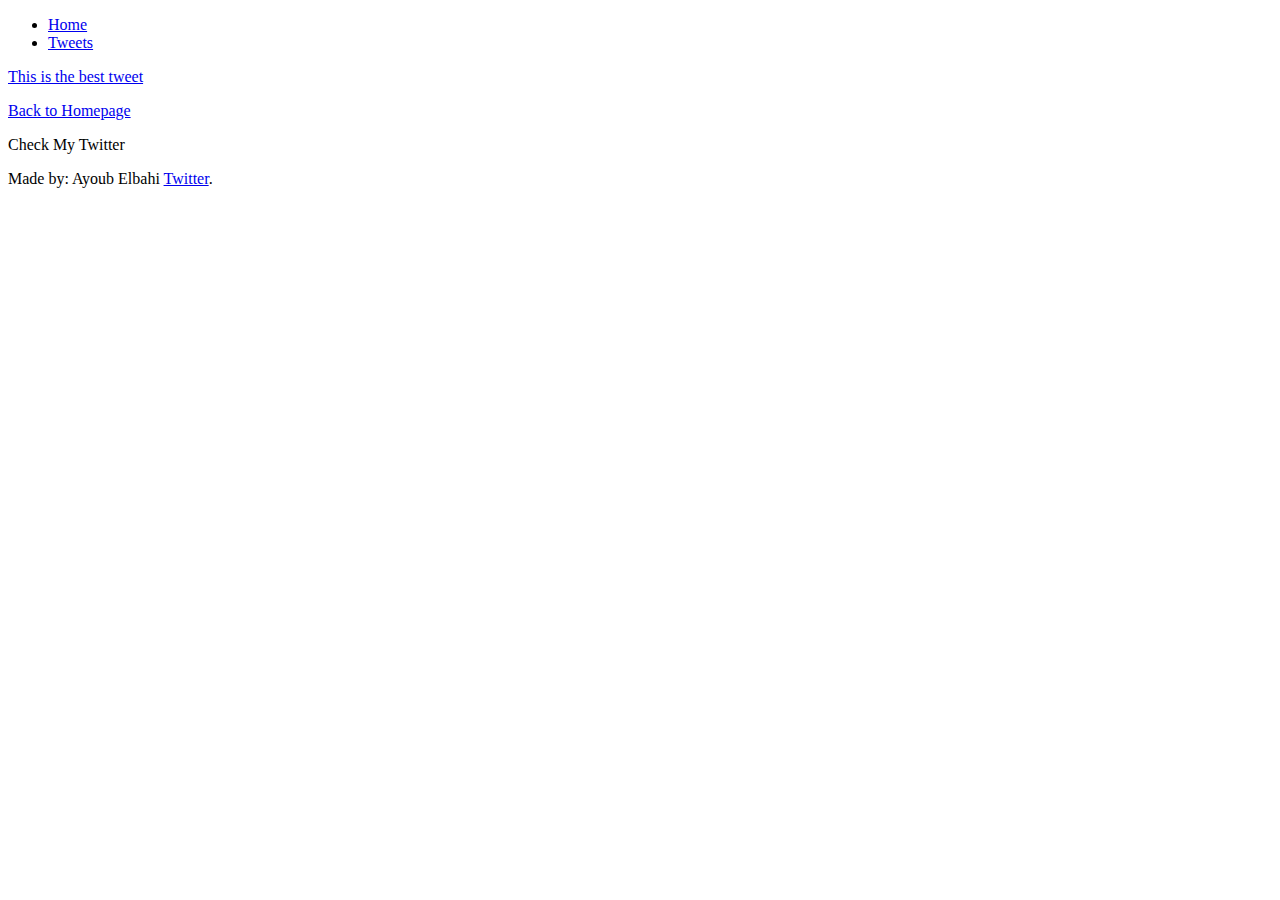
<file: html_basic/tweets.html>
<!DOCTYPE html>
<html>
	<head>
		<title>Tweet Page</title>
	</head>
	<body>
		<header>
			<ul>
				<li><a href="index.html">Home</a></li>
				<li><a href="tweets.html">Tweets</a></li>
			</ul>
		</header>
		<main>
			<article>
				<a href="https://twitter.com/AyoubElbah99">This is the best tweet</a>  
				<p><a href="index.html">Back to Homepage</a></p>
			</article>
			<aside>
				<p>Check My Twitter</p>
			</aside>
		</main>
		<footer>
			<p>Made by: Ayoub Elbahi <a href="https://twitter.com/AyoubElbah99" target="By_Me">Twitter</a>.</p>
		</footer>
	</body>
</html>
</file>
<file: css_basic/base.css>
/* Importing webfonts */
/* (If you're learning CSS, you should disregard that) */

@import url(https://fonts.googleapis.com/css?family=Yeseva+One);
@import url(https://fonts.googleapis.com/css?family=Josefin+Sans:400,700,700italic,400italic);


/* CSS reset rules */

html, body {
	height: 100%;
	min-height: 100%;
}
html, body, div, span, applet, object, iframe,
h1, h2, h3, h4, h5, h6, p, blockquote, pre,
a, abbr, acronym, address, big, cite, code,
del, dfn, img, ins, kbd, q, s, samp,
small, strike, sub, sup, tt, var,
b, u, i, center,
dl, dt, dd,
fieldset, form, label, legend,
table, caption, tbody, tfoot, thead, tr, th, td,
article, aside, canvas, details, embed, 
figure, figcaption, footer, header, hgroup, 
menu, nav, output, ruby, section, summary,
time, mark, audio, video {
	margin: 0;
	padding: 0;
	border: 0;
	font-size: 100%;
	font: inherit;
	vertical-align: baseline;
}
/* HTML5 display-role reset for older browsers */
article, aside, details, figcaption, figure, 
footer, header, hgroup, menu, nav, section {
	display: block;
}
body {
	line-height: 1;
}
blockquote, q {
	quotes: none;
}
blockquote:before, blockquote:after,
q:before, q:after {
	content: '';
	content: none;
}
table {
	border-collapse: collapse;
	border-spacing: 0;
}


/* Fonts and colors */

body {
	font-family: 'Josefin Sans', serif;
	color: rgba(0, 0, 0, 0.8);
}
h1, h2, h3, h4, h5, h6, header {
	font-family: 'Yeseva One', sans-serif;
}
article {
}
header {
	border-bottom: 1px solid rgb(221,221,221);
	transition: border-bottom-color 1s ease;
}
header a {
	color: rgba(0, 0, 0, 0.8);
}
aside {
	background: #FAFAFA;
}
aside p {
	border: 1px solid #bbb;
	background: #ddd;
	color: black;
}
footer a {
	color: rgba(0, 0, 0, 0.8);
}
a {
	color: #F80002;
}


/* Positioning and margins */

@media (min-width: 1100px) {
	body {
		width: 1100px;
		margin: 0 auto;
	}
}

article {
	padding: 50px 15px;
}
article > *:first-child {
	margin-top: 0;
}
aside {
	padding: 50px 15px;
}
header .right {
	float: right;
	margin: 0 10px 15px;
}


/* Header */
header {
	padding: 20px 0;
	height: 80px;
}
header ul {
	list-style: none;
	margin: 0;
	padding: 0;
}
header li {
	display: inline;
	vertical-align:middle;
}
header li:first-child {
	margin: 0;
}
header li a {
	margin: 0 10px;
}
header li.logo {
	font-size: 36px;
}
header a {
	text-decoration: none;
}


/* Aside */

aside p {
	border-radius: 10px;
	padding: 20px 20px;
}


/* Footer */

footer {
	padding: 5px 15px;
	height: 80px;
}


/* Text styles and margins */

p {
	margin-bottom: 15px;
}
h1 {
	font-size: 36px;
	margin: 40px 0 20px;
}
h2 {
	font-size: 32px;
	margin: 30px 0 15px;
}
h3 {
	font-size: 28px;
	margin: 25px 0 10px;
}
h4 {
	font-size: 20px;
	font-weight: bold;
	margin: 20px 0 10px;
}
h5 {
	font-size: 18px;
	font-weight: bold;
	margin: 15px 0 10px;
}
h6 {
	font-weight: bold;
	margin: 5px 0;
}

@media (max-width: 800px) {
  body.works_on_smartphone {
  	display: block;
  }
  body.works_on_smartphone main {
  	display: block;
  }
  header .right {
  	float: none;
  }
}
</file>
<file: css_basic/styles.css>
body {
display: flex;
flex-direction: column;
}

main {
display: flex;
flex-direction: row;
flex: auto;
}

article {
    flex: 2;
    overflow-y: auto
}

aside {
    flex: 1;
    overflow-y: auto
}

h1, h2, h3{
    background-color: antiquewhite;
}
</file>
<file: flexbox/0-styles.css>
/* SUMMARY
    1. GLOBAL
    2. LAYOUT
    3. SECTION
    4. CARD
*/

/*** 1. GLOBAL ***/

/* Reset / Normalize
   ============================= */

/*! normalize.css v8.0.1 | MIT License | github.com/necolas/normalize.css */html{line-height:1.15;-webkit-text-size-adjust:100%}body{margin:0}main{display:block}h1{font-size:2em;margin:.67em 0}hr{box-sizing:content-box;height:0;overflow:visible}pre{font-family:monospace,monospace;font-size:1em}a{background-color:transparent}abbr[title]{border-bottom:none;text-decoration:underline;text-decoration:underline dotted}b,strong{font-weight:bolder}code,kbd,samp{font-family:monospace,monospace;font-size:1em}small{font-size:80%}sub,sup{font-size:75%;line-height:0;position:relative;vertical-align:baseline}sub{bottom:-.25em}sup{top:-.5em}img{border-style:none}button,input,optgroup,select,textarea{font-family:inherit;font-size:100%;line-height:1.15;margin:0}button,input{overflow:visible}button,select{text-transform:none}[type=button],[type=reset],[type=submit],button{-webkit-appearance:button}[type=button]::-moz-focus-inner,[type=reset]::-moz-focus-inner,[type=submit]::-moz-focus-inner,button::-moz-focus-inner{border-style:none;padding:0}[type=button]:-moz-focusring,[type=reset]:-moz-focusring,[type=submit]:-moz-focusring,button:-moz-focusring{outline:1px dotted ButtonText}fieldset{padding:.35em .75em .625em}legend{box-sizing:border-box;color:inherit;display:table;max-width:100%;padding:0;white-space:normal}progress{vertical-align:baseline}textarea{overflow:auto}[type=checkbox],[type=radio]{box-sizing:border-box;padding:0}[type=number]::-webkit-inner-spin-button,[type=number]::-webkit-outer-spin-button{height:auto}[type=search]{-webkit-appearance:textfield;outline-offset:-2px}[type=search]::-webkit-search-decoration{-webkit-appearance:none}::-webkit-file-upload-button{-webkit-appearance:button;font:inherit}details{display:block}summary{display:list-item}template{display:none}[hidden]{display:none}

/* Variables
   ============================= */

   :root {
    --color-primary: #D73953;
    --color-black:  #090909;
    --color-white: #ffffff;
    --color-grey: #a0a0a0;
    --color-light-grey: #f3f3f3;
    --color-dark-grey: #353535;
  
    --text-color: var(--color-black);
  
    --font-family-base: 'Open Sans', 'Helvetica Neue', Helvetica, Arial, sans-serif;
    --font-family-title: 'Raleway', 'Helvetica Neue', Helvetica, Arial, sans-serif;
  
    --font-size-small: 1.2rem;
    --font-size-medium: 1.6rem;
    --font-size-large: 1.8rem;
    --font-size-x-large: 2.3rem;
    --font-size-xx-large: 4.8rem;
  
    --font-weight-regular: 400;
    --font-weight-bold: 700;
  
    --line-height-small: 1.2;
    --line-height-base: 1.5;
    --line-height-big: 1.8;
  
    /** SECTION **/
    --section-padding: 5rem 0;
    --section-header-padding: 0 0 3rem;
    --section-header-align: center;
    --section-title-font-size: var(--font-size-xx-large);
    --section-title-font-weight: var(--font-weight-bold);
    --section-title-line-height: var(--line-height-small);
    --section-title-margin: 0;
    --section-title-color: var(--color-black);
    --section-tagline-transform: uppercase;
    --section-tagline-color: var(--color-primary);
    --section-tagline-font-family: var(--font-family-headings);
    --section-tagline-font-weight: var(--font-weight-bold);
    --section-tagline-margin: 0;
    --section-body-padding: 2rem 0 4rem;
    --section-footer-padding: 3rem 0 0;
    --section-footer-align: center;
  
    /** HEADER **/
    --header-padding: 4rem 0 0;
    --header-logo-position: relative;
    --header-logo-link-display: inline-block;
    --header-logo-link-position: absolute;
    --header-logo-link-top: -1rem;
    --header-logo-link-left: 0;
  
    /** FOOTER **/
    --footer-padding: 5rem 0 1rem;
  
    /** NAVBAR **/
    --nav-item-font-family: var(--font-family-headings);
    --nav-item-font-weight: var(--font-weight-bold);
    --nav-item-font-size: var(--font-size-medium);
    --nav-item-letter-spacing: .04rem;
    --nav-item-display: inline-block;
    --nav-item-margin: 0 2rem 0 0;
    --nav-item-link-hover: var(--color-white);
  
    /** BUTTON **/
    --button-display: inline-block;
    --button-padding: 1.5rem 3rem;
    --button-border: var(--color-primary) solid 0.2rem;
    --button-color: var(--color-black);
    --button-text-decoration: none;
    --button-font-size: var(--font-size-large);
    --button-hover-color: var(--color-white);
    --button-hover-text-decoration: none;
    --button-hover-background: var(--color-primary);
  
    /** MOTION **/
    --transition-duration: .3s;
    --transition-cubic-bezier: cubic-bezier(0.17, 0.67, 0, 1.01);
  }
  
  /* Base
      ============================= */
  
  *, *:before, *:after {
    box-sizing: border-box;
  }
  
  html {
  scroll-behavior: smooth;
  font-size: 62.5%;
  }
  
  body {
    color: var(--text-color);
    font-family: var(--font-family-base);
    font-size: var(--font-size-medium);
    font-weight: var(--font-weight-regular);
    line-height: var(--line-height-base);
  }
  
  h1, h2, h3, h4, h5, h6 {
    font-family: var(--font-family-title);
    font-weight: var(--font-weight-bold);
  }
  
  a {
    color: var(--text-color);
    text-decoration: none;
  }
  
  a:visited {
    font-style: italic;
  }
  
  a:hover {
    text-decoration: underline;
  }
  
  a:active {
    background-color: var(--color-light-grey);
  }
  
  .button {
    display: var(--button-display);
    padding: var(--button-padding);
    border: var(--button-border);
    font-size: var(--button-font-size);
    color: var(--button-color);
    text-decoration: var(--button-text-decoration);
  }
  
  .button:hover {
    color: var(--button-hover-color);
    text-decoration: var(--button-hover-text-decoration);
    background: var(--button-hover-background);
    transition-duration: var(--transition-duration);
    transition-property: color, background-color;
  }
  
  /* Helpers
      ============================= */
  
  .visually-hidden:not(:focus):not(:active) {
    position: absolute !important;
    height: 1px;
    width: 1px;
    overflow: hidden;
    clip: rect(1px, 1px, 1px, 1px);
    white-space: nowrap;
  }
  
  /*** 2. LAYOUT ***/
  
  /* Layout
      ============================= */
  
  .container {
    width: 960px;
    margin-left: auto;
    margin-right: auto;
  }
  
  /* Grid
      ============================= */

  .row {
    display: flex;
  }
  
  ul.row {
    margin: 0;
    padding: 0;
    list-style: none;
  }
  
  [class*='col-'] {
    padding: 0.5rem;
  }
  
  .col-1-3 {
    width: 33.33%;
  }
  
  .col-1-2 {
    width: 50%;
  }
  
  /* Navbar
      ============================= */
  
  .navbar-menu {
    float: right;
  }
  
  .nav {
    margin: 0;
    padding: 0;
    list-style: none;
    text-align: center;
  }
  
  .nav .nav-item {
    font-family: var(--nav-item-font-family);
    font-weight: var(--nav-item-font-weight);
    font-size: var(--nav-item-font-size);
    letter-spacing: var(--nav-item-letter-spacing);
    display: var(--nav-item-display);
    margin: var(--nav-item-margin);
  }
  
  .nav .nav-link {
    display: block;
    padding: 0.5rem 0;
    position: relative;
  }
  
  .nav .nav-link:hover {
    color: var(--nav-item-link-hover);
    text-decoration: none;
  }
  
  .nav .nav-link::before {
    content: '';
    position: absolute;
    bottom: 0;
    left: 0;
    background-color: var(--color-white);
    width: 0;
    height: 0.2rem;
    transition: var(--transition-duration) var(--transition-cubic-bezier);
  }
  
  .nav .nav-item:hover .nav-link::before {
    background-color: var(--color-primary);
    width: 100%;
  }
  
  /* Header
      ============================= */
  
  .header {
    padding: var(--header-padding);
         position: relative;
         z-index: 3;
         background: transparent;
  }
  
  .header-logo {
    position: var(--header-logo-position);
  }
  
  .header-logo a {
    display: var(--header-logo-link-display);
    position: var(--header-logo-link-position);
    top: var(--header-logo-link-top);
    left: var(--header-logo-link-left);
  }
  
  /* Footer
      ============================= */
  
  .footer {
    --nav-item-font-weight: normal;
    --nav-item-font-size: var(--font-size-small);
    padding: var(--footer-padding);
  }
  
  .footer-copyright {
    margin: 0;
    font-size: var(--font-size-small);
    color: var(--text-color);
  }
  
  .footer ul {
    text-align: right;
  }
  
  .footer-address {
    color: var(--text-color);
  }
  
  .social-link {
    display: block;
  }
  
  .social-link > svg {
    fill: var(--text-color);
  }
  
  /*** 3. SECTION ***/
  
  /* Section (all styles)
      ============================= */
  
  .section {
    padding: var(--section-padding);
  }
  
  .section-header {
    text-align: var(--section-header-align);
    padding: var(--section-header-padding);
  }
  
  .section-title {
    font-size: var(--section-title-font-size);
    font-weight: var(--section-title-font-weight);
    line-height: var(--section-title-line-height);
    margin: var(--section-title-margin);
    color: var(--section-title-color);
  }
  
  .section-tagline {
    color: var(--section-tagline-color);
    font-family: var(--section-tagline-font-family);
    text-transform: var(--section-tagline-transform);
    font-weight: var(--section-tagline-font-weight);
    margin: var(--section-tagline-margin);
  }
  
  .section-body {
    padding: var(--section-body-padding);
  }
  
  .section-footer {
    padding: var(--section-footer-padding);
    text-align: var(--section-footer-align);
  }
  
  /* Section theming
      ============================= */
  
  [data-section-theme="dark"] {
    --button-color: var(--color-white);
    --text-color: var(--color-white);
    --section-title-color: var(--color-white);
    background-color: #010101;
  }
  
  /* Section HERO
      ============================= */
  
  .section-hero {
    background-position: 75% 0;
    background-repeat: no-repeat;
    background-size: 90rem auto;
    background-color: #010101;
  }
  
  .section-hero .section-title {
    margin-bottom: 5rem;
  }
  
  .section-hero .section-inner {
    padding: 10rem 40rem 2rem 0;
  }
  
  /*** 4. CARD ***/
  
  /* Card (all styles)
      ============================= */
  
  .card-category {
    color: var(--color-primary);
  }
  
  /* Card WORK
      ============================= */
  
  .card-work .card-outer {
    position: relative;
    overflow: hidden;
  }
  
  .card-work:hover .card-outer {
    transform: scale(0.95);
  }
  
  .card-work .card-image img {
    height: 30rem;
    width: 100%;
    object-fit: cover;
    vertical-align: bottom;
  }
  
  .card-work:hover .card-image {
    transform: scale(1.2);
    transition: var(--transition-duration) var(--transition-cubic-bezier);
  }
  
  .card-work .card-inner {
    position: absolute;
    top: -0.1rem;
    left: -0.1rem;
    right: -0.1rem;
    bottom: -0.1rem;
    z-index: 1;
    transition: var(--transition-duration) var(--transition-cubic-bezier);
  }
  
  .card-work:hover .card-inner {
    background-color: rgba(0, 0, 0, 0.7);
  }
  
  .card-work .card-title {
    text-align: center;
    margin: 0;
    opacity: 0;
    height: 100%;
    position: relative;
  }
  
  .card-work .card-title a {
    display: block;
    text-decoration: none;
    padding-top: 45%;
  }
  
  .card-work .card-title a::after {
    position: absolute;
    top: 0;
    left: 0;
    right: 0;
    bottom: 0;
    content: '';
  }
  
  .card-work:hover .card-title {
    opacity: 1;
  }
  
  /* Card SERVICES
      ============================= */
  
  .card-services .card-title {
    margin: 0;
  }
  
  .card-services a {
    display: block;
    padding: 2rem;
    background-color: var(--color-light-grey);
  }
  
  .card-services a:hover {
    color: var(--color-white);
    background: var(--color-primary);
    text-decoration: none;
    transition-duration: 0.3s;
    transition-property: color, background-color;
  }
  
  /* Card TESTIMONIAL
      ============================= */
  
  .card-testimonial {
    text-align: center;
  }
  
  .card-testimonial .card-avatar {
    border-radius: 50%;
    width: 10rem;
    height: 10rem;
  }
  
  .card-testimonial .card-quote cite {
    display: block;
    padding-top: 1rem;
    color: var(--color-primary);
  }
  
  .card-testimonial .card-quote {
    position: relative;
  }
  
  .card-testimonial .card-quote::before {
    content: '\201C';
    position: absolute;
    top: -4.5rem;
    left: -1rem;
    color: #efeded;
    font-size: 10rem;
    z-index: -1;
  }
</file>
<file: flexbox/2-styles.css>
/* SUMMARY
    1. GLOBAL
    2. LAYOUT
    3. SECTION
    4. CARD
*/

/*** 1. GLOBAL ***/

/* Reset / Normalize
   ============================= */

/*! normalize.css v8.0.1 | MIT License | github.com/necolas/normalize.css */html{line-height:1.15;-webkit-text-size-adjust:100%}body{margin:0}main{display:block}h1{font-size:2em;margin:.67em 0}hr{box-sizing:content-box;height:0;overflow:visible}pre{font-family:monospace,monospace;font-size:1em}a{background-color:transparent}abbr[title]{border-bottom:none;text-decoration:underline;text-decoration:underline dotted}b,strong{font-weight:bolder}code,kbd,samp{font-family:monospace,monospace;font-size:1em}small{font-size:80%}sub,sup{font-size:75%;line-height:0;position:relative;vertical-align:baseline}sub{bottom:-.25em}sup{top:-.5em}img{border-style:none}button,input,optgroup,select,textarea{font-family:inherit;font-size:100%;line-height:1.15;margin:0}button,input{overflow:visible}button,select{text-transform:none}[type=button],[type=reset],[type=submit],button{-webkit-appearance:button}[type=button]::-moz-focus-inner,[type=reset]::-moz-focus-inner,[type=submit]::-moz-focus-inner,button::-moz-focus-inner{border-style:none;padding:0}[type=button]:-moz-focusring,[type=reset]:-moz-focusring,[type=submit]:-moz-focusring,button:-moz-focusring{outline:1px dotted ButtonText}fieldset{padding:.35em .75em .625em}legend{box-sizing:border-box;color:inherit;display:table;max-width:100%;padding:0;white-space:normal}progress{vertical-align:baseline}textarea{overflow:auto}[type=checkbox],[type=radio]{box-sizing:border-box;padding:0}[type=number]::-webkit-inner-spin-button,[type=number]::-webkit-outer-spin-button{height:auto}[type=search]{-webkit-appearance:textfield;outline-offset:-2px}[type=search]::-webkit-search-decoration{-webkit-appearance:none}::-webkit-file-upload-button{-webkit-appearance:button;font:inherit}details{display:block}summary{display:list-item}template{display:none}[hidden]{display:none}

/* Variables
   ============================= */

   :root {
    --color-primary: #D73953;
    --color-black:  #090909;
    --color-white: #ffffff;
    --color-grey: #a0a0a0;
    --color-light-grey: #f3f3f3;
    --color-dark-grey: #353535;
  
    --text-color: var(--color-black);
  
    --font-family-base: 'Open Sans', 'Helvetica Neue', Helvetica, Arial, sans-serif;
    --font-family-title: 'Raleway', 'Helvetica Neue', Helvetica, Arial, sans-serif;
  
    --font-size-small: 1.2rem;
    --font-size-medium: 1.6rem;
    --font-size-large: 1.8rem;
    --font-size-x-large: 2.3rem;
    --font-size-xx-large: 4.8rem;
  
    --font-weight-regular: 400;
    --font-weight-bold: 700;
  
    --line-height-small: 1.2;
    --line-height-base: 1.5;
    --line-height-big: 1.8;
  
    /** SECTION **/
    --section-padding: 5rem 0;
    --section-header-padding: 0 0 3rem;
    --section-header-align: center;
    --section-title-font-size: var(--font-size-xx-large);
    --section-title-font-weight: var(--font-weight-bold);
    --section-title-line-height: var(--line-height-small);
    --section-title-margin: 0;
    --section-title-color: var(--color-black);
    --section-tagline-transform: uppercase;
    --section-tagline-color: var(--color-primary);
    --section-tagline-font-family: var(--font-family-headings);
    --section-tagline-font-weight: var(--font-weight-bold);
    --section-tagline-margin: 0;
    --section-body-padding: 2rem 0 4rem;
    --section-footer-padding: 3rem 0 0;
    --section-footer-align: center;
  
    /** HEADER **/
    --header-padding: 4rem 0 0;
    --header-logo-position: relative;
    --header-logo-link-display: inline-block;
    --header-logo-link-position: absolute;
    --header-logo-link-top: -1rem;
    --header-logo-link-left: 0;
  
    /** FOOTER **/
    --footer-padding: 5rem 0 1rem;
  
    /** NAVBAR **/
    --nav-item-font-family: var(--font-family-headings);
    --nav-item-font-weight: var(--font-weight-bold);
    --nav-item-font-size: var(--font-size-medium);
    --nav-item-letter-spacing: .04rem;
    --nav-item-display: inline-block;
    --nav-item-margin: 0 2rem 0 0;
    --nav-item-link-hover: var(--color-white);
  
    /** BUTTON **/
    --button-display: inline-block;
    --button-padding: 1.5rem 3rem;
    --button-border: var(--color-primary) solid 0.2rem;
    --button-color: var(--color-black);
    --button-text-decoration: none;
    --button-font-size: var(--font-size-large);
    --button-hover-color: var(--color-white);
    --button-hover-text-decoration: none;
    --button-hover-background: var(--color-primary);
  
    /** MOTION **/
    --transition-duration: .3s;
    --transition-cubic-bezier: cubic-bezier(0.17, 0.67, 0, 1.01);
  }
  
  /* Base
      ============================= */
  
  *, *:before, *:after {
    box-sizing: border-box;
  }
  
  html {
  scroll-behavior: smooth;
  font-size: 62.5%;
  }
  
  body {
    color: var(--text-color);
    font-family: var(--font-family-base);
    font-size: var(--font-size-medium);
    font-weight: var(--font-weight-regular);
    line-height: var(--line-height-base);
  }
  
  h1, h2, h3, h4, h5, h6 {
    font-family: var(--font-family-title);
    font-weight: var(--font-weight-bold);
  }
  
  a {
    color: var(--text-color);
    text-decoration: none;
  }
  
  a:visited {
    font-style: italic;
  }
  
  a:hover {
    text-decoration: underline;
  }
  
  a:active {
    background-color: var(--color-light-grey);
  }
  
  .button {
    display: var(--button-display);
    padding: var(--button-padding);
    border: var(--button-border);
    font-size: var(--button-font-size);
    color: var(--button-color);
    text-decoration: var(--button-text-decoration);
  }
  
  .button:hover {
    color: var(--button-hover-color);
    text-decoration: var(--button-hover-text-decoration);
    background: var(--button-hover-background);
    transition-duration: var(--transition-duration);
    transition-property: color, background-color;
  }
  
  /* Helpers
      ============================= */
  
  .visually-hidden:not(:focus):not(:active) {
    position: absolute !important;
    height: 1px;
    width: 1px;
    overflow: hidden;
    clip: rect(1px, 1px, 1px, 1px);
    white-space: nowrap;
  }
  
  /*** 2. LAYOUT ***/
  
  /* Layout
      ============================= */
  
  .container {
    width: 960px;
    margin-left: auto;
    margin-right: auto;
  }
  
  /* Grid
      ============================= */

  .row {
    display: flex;
  }
  
  ul.row {
    margin: 0;
    padding: 0;
    list-style: none;
  }
  
  [class*='col-'] {
    padding: 0.5rem;
  }
  
  .col-1-3 {
    width: 33.33%;
  }
  
  .col-1-2 {
    width: 50%;
  }
  
  /* Navbar
      ============================= */
  
  .navbar-menu {
    float: right;
  }
  
  .nav {
    margin: 0;
    padding: 0;
    list-style: none;
    text-align: center;
  }
  
  .nav .nav-item {
    font-family: var(--nav-item-font-family);
    font-weight: var(--nav-item-font-weight);
    font-size: var(--nav-item-font-size);
    letter-spacing: var(--nav-item-letter-spacing);
    display: var(--nav-item-display);
    margin: var(--nav-item-margin);
  }
  
  .nav .nav-link {
    display: block;
    padding: 0.5rem 0;
    position: relative;
  }
  
  .nav .nav-link:hover {
    color: var(--nav-item-link-hover);
    text-decoration: none;
  }
  
  .nav .nav-link::before {
    content: '';
    position: absolute;
    bottom: 0;
    left: 0;
    background-color: var(--color-white);
    width: 0;
    height: 0.2rem;
    transition: var(--transition-duration) var(--transition-cubic-bezier);
  }
  
  .nav .nav-item:hover .nav-link::before {
    background-color: var(--color-primary);
    width: 100%;
  }
  
  /* Header
      ============================= */
  
  .header {
    padding: var(--header-padding);
         position: relative;
         z-index: 3;
         background: transparent;
  }
  
  .header-logo {
    position: var(--header-logo-position);
  }
  
  .header-logo a {
    display: var(--header-logo-link-display);
    position: var(--header-logo-link-position);
    top: var(--header-logo-link-top);
    left: var(--header-logo-link-left);
  }
  
  /* Footer
      ============================= */
  
  .footer {
    --nav-item-font-weight: normal;
    --nav-item-font-size: var(--font-size-small);
    padding: var(--footer-padding);
  }
  
  .footer-copyright {
    margin: 0;
    font-size: var(--font-size-small);
    color: var(--text-color);
  }
  
  .footer ul {
    text-align: right;
  }
  
  .footer-address {
    color: var(--text-color);
  }
  
  .social-link {
    display: block;
  }
  
  .social-link > svg {
    fill: var(--text-color);
  }
  
  /*** 3. SECTION ***/
  
  /* Section (all styles)
      ============================= */
  
  .section {
    padding: var(--section-padding);
  }
  
  .section-header {
    text-align: var(--section-header-align);
    padding: var(--section-header-padding);
  }
  
  .section-title {
    font-size: var(--section-title-font-size);
    font-weight: var(--section-title-font-weight);
    line-height: var(--section-title-line-height);
    margin: var(--section-title-margin);
    color: var(--section-title-color);
  }
  
  .section-tagline {
    color: var(--section-tagline-color);
    font-family: var(--section-tagline-font-family);
    text-transform: var(--section-tagline-transform);
    font-weight: var(--section-tagline-font-weight);
    margin: var(--section-tagline-margin);
  }
  
  .section-body {
    padding: var(--section-body-padding);
  }
  
  .section-footer {
    padding: var(--section-footer-padding);
    text-align: var(--section-footer-align);
  }
  
  /* Section theming
      ============================= */
  
  [data-section-theme="dark"] {
    --button-color: var(--color-white);
    --text-color: var(--color-white);
    --section-title-color: var(--color-white);
    background-color: #010101;
  }
  
  /* Section HERO
      ============================= */
  
  .section-hero {
    background-position: 75% 0;
    background-repeat: no-repeat;
    background-size: 90rem auto;
    background-color: #010101;
  }
  
  .section-hero .section-title {
    margin-bottom: 5rem;
  }
  
  .section-hero .section-inner {
    padding: 10rem 40rem 2rem 0;
  }

  /* Section Latest news
      ============================= */

  .section-latest-news .row {
    flex-direction: row-reverse;
  }
  
  /*** 4. CARD ***/
  
  /* Card (all styles)
      ============================= */
  
  .card-category {
    color: var(--color-primary);
  }
  
  /* Card WORK
      ============================= */
  
  .card-work .card-outer {
    position: relative;
    overflow: hidden;
  }
  
  .card-work:hover .card-outer {
    transform: scale(0.95);
  }
  
  .card-work .card-image img {
    height: 30rem;
    width: 100%;
    object-fit: cover;
    vertical-align: bottom;
  }
  
  .card-work:hover .card-image {
    transform: scale(1.2);
    transition: var(--transition-duration) var(--transition-cubic-bezier);
  }
  
  .card-work .card-inner {
    position: absolute;
    top: -0.1rem;
    left: -0.1rem;
    right: -0.1rem;
    bottom: -0.1rem;
    z-index: 1;
    transition: var(--transition-duration) var(--transition-cubic-bezier);
  }
  
  .card-work:hover .card-inner {
    background-color: rgba(0, 0, 0, 0.7);
  }
  
  .card-work .card-title {
    text-align: center;
    margin: 0;
    opacity: 0;
    height: 100%;
    position: relative;
  }
  
  .card-work .card-title a {
    display: block;
    text-decoration: none;
    padding-top: 45%;
  }
  
  .card-work .card-title a::after {
    position: absolute;
    top: 0;
    left: 0;
    right: 0;
    bottom: 0;
    content: '';
  }
  
  .card-work:hover .card-title {
    opacity: 1;
  }
  
  /* Card SERVICES
      ============================= */
  
  .card-services .card-title {
    margin: 0;
  }
  
  .card-services a {
    display: block;
    padding: 2rem;
    background-color: var(--color-light-grey);
  }
  
  .card-services a:hover {
    color: var(--color-white);
    background: var(--color-primary);
    text-decoration: none;
    transition-duration: 0.3s;
    transition-property: color, background-color;
  }
  
  /* Card TESTIMONIAL
      ============================= */
  
  .card-testimonial {
    text-align: center;
  }
  
  .card-testimonial .card-avatar {
    border-radius: 50%;
    width: 10rem;
    height: 10rem;
  }
  
  .card-testimonial .card-quote cite {
    display: block;
    padding-top: 1rem;
    color: var(--color-primary);
  }
  
  .card-testimonial .card-quote {
    position: relative;
  }
  
  .card-testimonial .card-quote::before {
    content: '\201C';
    position: absolute;
    top: -4.5rem;
    left: -1rem;
    color: #efeded;
    font-size: 10rem;
    z-index: -1;
  }
</file>
<file: flexbox/3-styles.css>
/* SUMMARY
    1. GLOBAL
    2. LAYOUT
    3. SECTION
    4. CARD
*/

/*** 1. GLOBAL ***/

/* Reset / Normalize
   ============================= */

/*! normalize.css v8.0.1 | MIT License | github.com/necolas/normalize.css */html{line-height:1.15;-webkit-text-size-adjust:100%}body{margin:0}main{display:block}h1{font-size:2em;margin:.67em 0}hr{box-sizing:content-box;height:0;overflow:visible}pre{font-family:monospace,monospace;font-size:1em}a{background-color:transparent}abbr[title]{border-bottom:none;text-decoration:underline;text-decoration:underline dotted}b,strong{font-weight:bolder}code,kbd,samp{font-family:monospace,monospace;font-size:1em}small{font-size:80%}sub,sup{font-size:75%;line-height:0;position:relative;vertical-align:baseline}sub{bottom:-.25em}sup{top:-.5em}img{border-style:none}button,input,optgroup,select,textarea{font-family:inherit;font-size:100%;line-height:1.15;margin:0}button,input{overflow:visible}button,select{text-transform:none}[type=button],[type=reset],[type=submit],button{-webkit-appearance:button}[type=button]::-moz-focus-inner,[type=reset]::-moz-focus-inner,[type=submit]::-moz-focus-inner,button::-moz-focus-inner{border-style:none;padding:0}[type=button]:-moz-focusring,[type=reset]:-moz-focusring,[type=submit]:-moz-focusring,button:-moz-focusring{outline:1px dotted ButtonText}fieldset{padding:.35em .75em .625em}legend{box-sizing:border-box;color:inherit;display:table;max-width:100%;padding:0;white-space:normal}progress{vertical-align:baseline}textarea{overflow:auto}[type=checkbox],[type=radio]{box-sizing:border-box;padding:0}[type=number]::-webkit-inner-spin-button,[type=number]::-webkit-outer-spin-button{height:auto}[type=search]{-webkit-appearance:textfield;outline-offset:-2px}[type=search]::-webkit-search-decoration{-webkit-appearance:none}::-webkit-file-upload-button{-webkit-appearance:button;font:inherit}details{display:block}summary{display:list-item}template{display:none}[hidden]{display:none}

/* Variables
   ============================= */

   :root {
    --color-primary: #D73953;
    --color-black:  #090909;
    --color-white: #ffffff;
    --color-grey: #a0a0a0;
    --color-light-grey: #f3f3f3;
    --color-dark-grey: #353535;
  
    --text-color: var(--color-black);
  
    --font-family-base: 'Open Sans', 'Helvetica Neue', Helvetica, Arial, sans-serif;
    --font-family-title: 'Raleway', 'Helvetica Neue', Helvetica, Arial, sans-serif;
  
    --font-size-small: 1.2rem;
    --font-size-medium: 1.6rem;
    --font-size-large: 1.8rem;
    --font-size-x-large: 2.3rem;
    --font-size-xx-large: 4.8rem;
  
    --font-weight-regular: 400;
    --font-weight-bold: 700;
  
    --line-height-small: 1.2;
    --line-height-base: 1.5;
    --line-height-big: 1.8;
  
    /** SECTION **/
    --section-padding: 5rem 0;
    --section-header-padding: 0 0 3rem;
    --section-header-align: center;
    --section-title-font-size: var(--font-size-xx-large);
    --section-title-font-weight: var(--font-weight-bold);
    --section-title-line-height: var(--line-height-small);
    --section-title-margin: 0;
    --section-title-color: var(--color-black);
    --section-tagline-transform: uppercase;
    --section-tagline-color: var(--color-primary);
    --section-tagline-font-family: var(--font-family-headings);
    --section-tagline-font-weight: var(--font-weight-bold);
    --section-tagline-margin: 0;
    --section-body-padding: 2rem 0 4rem;
    --section-footer-padding: 3rem 0 0;
    --section-footer-align: center;
  
    /** HEADER **/
    --header-padding: 4rem 0 0;
    --header-logo-position: relative;
    --header-logo-link-display: inline-block;
    --header-logo-link-position: absolute;
    --header-logo-link-top: -1rem;
    --header-logo-link-left: 0;
  
    /** FOOTER **/
    --footer-padding: 5rem 0 1rem;
  
    /** NAVBAR **/
    --nav-item-font-family: var(--font-family-headings);
    --nav-item-font-weight: var(--font-weight-bold);
    --nav-item-font-size: var(--font-size-medium);
    --nav-item-letter-spacing: .04rem;
    --nav-item-display: inline-block;
    --nav-item-margin: 0 2rem 0 0;
    --nav-item-link-hover: var(--color-white);
  
    /** BUTTON **/
    --button-display: inline-block;
    --button-padding: 1.5rem 3rem;
    --button-border: var(--color-primary) solid 0.2rem;
    --button-color: var(--color-black);
    --button-text-decoration: none;
    --button-font-size: var(--font-size-large);
    --button-hover-color: var(--color-white);
    --button-hover-text-decoration: none;
    --button-hover-background: var(--color-primary);
  
    /** MOTION **/
    --transition-duration: .3s;
    --transition-cubic-bezier: cubic-bezier(0.17, 0.67, 0, 1.01);
  }
  
  /* Base
      ============================= */
  
  *, *:before, *:after {
    box-sizing: border-box;
  }
  
  html {
  scroll-behavior: smooth;
  font-size: 62.5%;
  }
  
  body {
    color: var(--text-color);
    font-family: var(--font-family-base);
    font-size: var(--font-size-medium);
    font-weight: var(--font-weight-regular);
    line-height: var(--line-height-base);
  }
  
  h1, h2, h3, h4, h5, h6 {
    font-family: var(--font-family-title);
    font-weight: var(--font-weight-bold);
  }
  
  a {
    color: var(--text-color);
    text-decoration: none;
  }
  
  a:visited {
    font-style: italic;
  }
  
  a:hover {
    text-decoration: underline;
  }
  
  a:active {
    background-color: var(--color-light-grey);
  }
  
  .button {
    display: var(--button-display);
    padding: var(--button-padding);
    border: var(--button-border);
    font-size: var(--button-font-size);
    color: var(--button-color);
    text-decoration: var(--button-text-decoration);
  }
  
  .button:hover {
    color: var(--button-hover-color);
    text-decoration: var(--button-hover-text-decoration);
    background: var(--button-hover-background);
    transition-duration: var(--transition-duration);
    transition-property: color, background-color;
  }
  
  /* Helpers
      ============================= */
  
  .visually-hidden:not(:focus):not(:active) {
    position: absolute !important;
    height: 1px;
    width: 1px;
    overflow: hidden;
    clip: rect(1px, 1px, 1px, 1px);
    white-space: nowrap;
  }
  
  /*** 2. LAYOUT ***/
  
  /* Layout
      ============================= */
  
  .container {
    width: 960px;
    margin-left: auto;
    margin-right: auto;
  }
  
  /* Grid
      ============================= */

  .row {
    display: flex;
  }
  
  ul.row {
    margin: 0;
    padding: 0;
    list-style: none;
  }
  
  [class*='col-'] {
    padding: 0.5rem;
  }
  
  .col-1-3 {
    width: 33.33%;
  }
  
  .col-1-2 {
    width: 50%;
  }
  
  /* Navbar
      ============================= */
  
  .navbar-menu {
    float: right;
  }
  
  .nav {
    margin: 0;
    padding: 0;
    list-style: none;
    text-align: center;
  }
  
  .nav .nav-item {
    font-family: var(--nav-item-font-family);
    font-weight: var(--nav-item-font-weight);
    font-size: var(--nav-item-font-size);
    letter-spacing: var(--nav-item-letter-spacing);
    display: var(--nav-item-display);
    margin: var(--nav-item-margin);
  }
  
  .nav .nav-link {
    display: block;
    padding: 0.5rem 0;
    position: relative;
  }
  
  .nav .nav-link:hover {
    color: var(--nav-item-link-hover);
    text-decoration: none;
  }
  
  .nav .nav-link::before {
    content: '';
    position: absolute;
    bottom: 0;
    left: 0;
    background-color: var(--color-white);
    width: 0;
    height: 0.2rem;
    transition: var(--transition-duration) var(--transition-cubic-bezier);
  }
  
  .nav .nav-item:hover .nav-link::before {
    background-color: var(--color-primary);
    width: 100%;
  }
  
  /* Header
      ============================= */
  
  .header {
    padding: var(--header-padding);
         position: relative;
         z-index: 3;
         background: transparent;
  }
  
  .header-logo {
    position: var(--header-logo-position);
  }
  
  .header-logo a {
    display: var(--header-logo-link-display);
    position: var(--header-logo-link-position);
    top: var(--header-logo-link-top);
    left: var(--header-logo-link-left);
  }
  
  /* Footer
      ============================= */
  
  .footer {
    --nav-item-font-weight: normal;
    --nav-item-font-size: var(--font-size-small);
    padding: var(--footer-padding);
  }
  
  .footer-copyright {
    margin: 0;
    font-size: var(--font-size-small);
    color: var(--text-color);
  }
  
  .footer ul {
    text-align: right;
  }
  
  .footer-address {
    color: var(--text-color);
  }
  
  .social-link {
    display: block;
  }
  
  .social-link > svg {
    fill: var(--text-color);
  }
  
  /*** 3. SECTION ***/
  
  /* Section (all styles)
      ============================= */
  
  .section {
    padding: var(--section-padding);
  }
  
  .section-header {
    text-align: var(--section-header-align);
    padding: var(--section-header-padding);
  }
  
  .section-title {
    font-size: var(--section-title-font-size);
    font-weight: var(--section-title-font-weight);
    line-height: var(--section-title-line-height);
    margin: var(--section-title-margin);
    color: var(--section-title-color);
  }
  
  .section-tagline {
    color: var(--section-tagline-color);
    font-family: var(--section-tagline-font-family);
    text-transform: var(--section-tagline-transform);
    font-weight: var(--section-tagline-font-weight);
    margin: var(--section-tagline-margin);
  }
  
  .section-body {
    padding: var(--section-body-padding);
  }
  
  .section-footer {
    padding: var(--section-footer-padding);
    text-align: var(--section-footer-align);
  }
  
  /* Section theming
      ============================= */
  
  [data-section-theme="dark"] {
    --button-color: var(--color-white);
    --text-color: var(--color-white);
    --section-title-color: var(--color-white);
    background-color: #010101;
  }
  
  /* Section HERO
      ============================= */
  
  .section-hero {
    background-position: 75% 0;
    background-repeat: no-repeat;
    background-size: 90rem auto;
    background-color: #010101;
  }
  
  .section-hero .section-title {
    margin-bottom: 5rem;
  }
  
  .section-hero .section-inner {
    padding: 10rem 40rem 2rem 0;
  }

  /* Section Latest news 
      ============================= */

  .section-latest-news .row{
    flex-direction: row-reverse;
  }

  /* Section SERVICES 
      ============================= */
  .section-services .row {
    flex-wrap: wrap;
  }
  /*** 4. CARD ***/
  
  /* Card (all styles)
      ============================= */
  
  .card-category {
    color: var(--color-primary);
  }
  
  /* Card WORK
      ============================= */
  
  .card-work .card-outer {
    position: relative;
    overflow: hidden;
  }
  
  .card-work:hover .card-outer {
    transform: scale(0.95);
  }
  
  .card-work .card-image img {
    height: 30rem;
    width: 100%;
    object-fit: cover;
    vertical-align: bottom;
  }
  
  .card-work:hover .card-image {
    transform: scale(1.2);
    transition: var(--transition-duration) var(--transition-cubic-bezier);
  }
  
  .card-work .card-inner {
    position: absolute;
    top: -0.1rem;
    left: -0.1rem;
    right: -0.1rem;
    bottom: -0.1rem;
    z-index: 1;
    transition: var(--transition-duration) var(--transition-cubic-bezier);
  }
  
  .card-work:hover .card-inner {
    background-color: rgba(0, 0, 0, 0.7);
  }
  
  .card-work .card-title {
    text-align: center;
    margin: 0;
    opacity: 0;
    height: 100%;
    position: relative;
  }
  
  .card-work .card-title a {
    display: block;
    text-decoration: none;
    padding-top: 45%;
  }
  
  .card-work .card-title a::after {
    position: absolute;
    top: 0;
    left: 0;
    right: 0;
    bottom: 0;
    content: '';
  }
  
  .card-work:hover .card-title {
    opacity: 1;
  }
  
  /* Card SERVICES
      ============================= */
  
  .card-services .card-title {
    margin: 0;
  }
  
  .card-services a {
    display: block;
    padding: 2rem;
    background-color: var(--color-light-grey);
  }
  
  .card-services a:hover {
    color: var(--color-white);
    background: var(--color-primary);
    text-decoration: none;
    transition-duration: 0.3s;
    transition-property: color, background-color;
  }
  
  /* Card TESTIMONIAL
      ============================= */
  
  .card-testimonial {
    text-align: center;
  }
  
  .card-testimonial .card-avatar {
    border-radius: 50%;
    width: 10rem;
    height: 10rem;
  }
  
  .card-testimonial .card-quote cite {
    display: block;
    padding-top: 1rem;
    color: var(--color-primary);
  }
  
  .card-testimonial .card-quote {
    position: relative;
  }
  
  .card-testimonial .card-quote::before {
    content: '\201C';
    position: absolute;
    top: -4.5rem;
    left: -1rem;
    color: #efeded;
    font-size: 10rem;
    z-index: -1;
  }
</file>
<file: flexbox/4-styles.css>
/* SUMMARY
    1. GLOBAL
    2. LAYOUT
    3. SECTION
    4. CARD
*/

/*** 1. GLOBAL ***/

/* Reset / Normalize
   ============================= */

/*! normalize.css v8.0.1 | MIT License | github.com/necolas/normalize.css */html{line-height:1.15;-webkit-text-size-adjust:100%}body{margin:0}main{display:block}h1{font-size:2em;margin:.67em 0}hr{box-sizing:content-box;height:0;overflow:visible}pre{font-family:monospace,monospace;font-size:1em}a{background-color:transparent}abbr[title]{border-bottom:none;text-decoration:underline;text-decoration:underline dotted}b,strong{font-weight:bolder}code,kbd,samp{font-family:monospace,monospace;font-size:1em}small{font-size:80%}sub,sup{font-size:75%;line-height:0;position:relative;vertical-align:baseline}sub{bottom:-.25em}sup{top:-.5em}img{border-style:none}button,input,optgroup,select,textarea{font-family:inherit;font-size:100%;line-height:1.15;margin:0}button,input{overflow:visible}button,select{text-transform:none}[type=button],[type=reset],[type=submit],button{-webkit-appearance:button}[type=button]::-moz-focus-inner,[type=reset]::-moz-focus-inner,[type=submit]::-moz-focus-inner,button::-moz-focus-inner{border-style:none;padding:0}[type=button]:-moz-focusring,[type=reset]:-moz-focusring,[type=submit]:-moz-focusring,button:-moz-focusring{outline:1px dotted ButtonText}fieldset{padding:.35em .75em .625em}legend{box-sizing:border-box;color:inherit;display:table;max-width:100%;padding:0;white-space:normal}progress{vertical-align:baseline}textarea{overflow:auto}[type=checkbox],[type=radio]{box-sizing:border-box;padding:0}[type=number]::-webkit-inner-spin-button,[type=number]::-webkit-outer-spin-button{height:auto}[type=search]{-webkit-appearance:textfield;outline-offset:-2px}[type=search]::-webkit-search-decoration{-webkit-appearance:none}::-webkit-file-upload-button{-webkit-appearance:button;font:inherit}details{display:block}summary{display:list-item}template{display:none}[hidden]{display:none}

/* Variables
   ============================= */

   :root {
    --color-primary: #D73953;
    --color-black:  #090909;
    --color-white: #ffffff;
    --color-grey: #a0a0a0;
    --color-light-grey: #f3f3f3;
    --color-dark-grey: #353535;
  
    --text-color: var(--color-black);
  
    --font-family-base: 'Open Sans', 'Helvetica Neue', Helvetica, Arial, sans-serif;
    --font-family-title: 'Raleway', 'Helvetica Neue', Helvetica, Arial, sans-serif;
  
    --font-size-small: 1.2rem;
    --font-size-medium: 1.6rem;
    --font-size-large: 1.8rem;
    --font-size-x-large: 2.3rem;
    --font-size-xx-large: 4.8rem;
  
    --font-weight-regular: 400;
    --font-weight-bold: 700;
  
    --line-height-small: 1.2;
    --line-height-base: 1.5;
    --line-height-big: 1.8;
  
    /** SECTION **/
    --section-padding: 5rem 0;
    --section-header-padding: 0 0 3rem;
    --section-header-align: center;
    --section-title-font-size: var(--font-size-xx-large);
    --section-title-font-weight: var(--font-weight-bold);
    --section-title-line-height: var(--line-height-small);
    --section-title-margin: 0;
    --section-title-color: var(--color-black);
    --section-tagline-transform: uppercase;
    --section-tagline-color: var(--color-primary);
    --section-tagline-font-family: var(--font-family-headings);
    --section-tagline-font-weight: var(--font-weight-bold);
    --section-tagline-margin: 0;
    --section-body-padding: 2rem 0 4rem;
    --section-footer-padding: 3rem 0 0;
    --section-footer-align: center;
  
    /** HEADER **/
    --header-padding: 4rem 0 0;
    --header-logo-position: relative;
    --header-logo-link-display: inline-block;
    --header-logo-link-position: absolute;
    --header-logo-link-top: -1rem;
    --header-logo-link-left: 0;
  
    /** FOOTER **/
    --footer-padding: 5rem 0 1rem;
  
    /** NAVBAR **/
    --nav-item-font-family: var(--font-family-headings);
    --nav-item-font-weight: var(--font-weight-bold);
    --nav-item-font-size: var(--font-size-medium);
    --nav-item-letter-spacing: .04rem;
    --nav-item-display: inline-block;
    --nav-item-margin: 0 2rem 0 0;
    --nav-item-link-hover: var(--color-white);
  
    /** BUTTON **/
    --button-display: inline-block;
    --button-padding: 1.5rem 3rem;
    --button-border: var(--color-primary) solid 0.2rem;
    --button-color: var(--color-black);
    --button-text-decoration: none;
    --button-font-size: var(--font-size-large);
    --button-hover-color: var(--color-white);
    --button-hover-text-decoration: none;
    --button-hover-background: var(--color-primary);
  
    /** MOTION **/
    --transition-duration: .3s;
    --transition-cubic-bezier: cubic-bezier(0.17, 0.67, 0, 1.01);
  }
  
  /* Base
      ============================= */
  
  *, *:before, *:after {
    box-sizing: border-box;
  }
  
  html {
  scroll-behavior: smooth;
  font-size: 62.5%;
  }
  
  body {
    color: var(--text-color);
    font-family: var(--font-family-base);
    font-size: var(--font-size-medium);
    font-weight: var(--font-weight-regular);
    line-height: var(--line-height-base);
  }
  
  h1, h2, h3, h4, h5, h6 {
    font-family: var(--font-family-title);
    font-weight: var(--font-weight-bold);
  }
  
  a {
    color: var(--text-color);
    text-decoration: none;
  }
  
  a:visited {
    font-style: italic;
  }
  
  a:hover {
    text-decoration: underline;
  }
  
  a:active {
    background-color: var(--color-light-grey);
  }
  
  .button {
    display: var(--button-display);
    padding: var(--button-padding);
    border: var(--button-border);
    font-size: var(--button-font-size);
    color: var(--button-color);
    text-decoration: var(--button-text-decoration);
  }
  
  .button:hover {
    color: var(--button-hover-color);
    text-decoration: var(--button-hover-text-decoration);
    background: var(--button-hover-background);
    transition-duration: var(--transition-duration);
    transition-property: color, background-color;
  }
  
  /* Helpers
      ============================= */
  
  .visually-hidden:not(:focus):not(:active) {
    position: absolute !important;
    height: 1px;
    width: 1px;
    overflow: hidden;
    clip: rect(1px, 1px, 1px, 1px);
    white-space: nowrap;
  }
  
  /*** 2. LAYOUT ***/
  
  /* Layout
      ============================= */
  
  .container {
    width: 960px;
    margin-left: auto;
    margin-right: auto;
  }
  
  /* Grid
      ============================= */

  .row {
    display: flex;
  }
  
  ul.row {
    margin: -1rem;
    padding: 0;
    list-style: none;
  }
  
  [class*='col-'] {
    margin: 1rem;
  }
  
  .col-1-3 {
    width: calc((100% / 3) - 2rem);
  }
  
  .col-1-2 {
    width: calc((100% / 2) - 2rem);
  }
  
  /* Navbar
      ============================= */
  
  .navbar-menu {
    float: right;
  }
  
  .nav {
    margin: 0;
    padding: 0;
    list-style: none;
    text-align: center;
  }
  
  .nav .nav-item {
    font-family: var(--nav-item-font-family);
    font-weight: var(--nav-item-font-weight);
    font-size: var(--nav-item-font-size);
    letter-spacing: var(--nav-item-letter-spacing);
    display: var(--nav-item-display);
    margin: var(--nav-item-margin);
  }
  
  .nav .nav-link {
    display: block;
    padding: 0.5rem 0;
    position: relative;
  }
  
  .nav .nav-link:hover {
    color: var(--nav-item-link-hover);
    text-decoration: none;
  }
  
  .nav .nav-link::before {
    content: '';
    position: absolute;
    bottom: 0;
    left: 0;
    background-color: var(--color-white);
    width: 0;
    height: 0.2rem;
    transition: var(--transition-duration) var(--transition-cubic-bezier);
  }
  
  .nav .nav-item:hover .nav-link::before {
    background-color: var(--color-primary);
    width: 100%;
  }
  
  /* Header
      ============================= */
  
  .header {
    padding: var(--header-padding);
         position: relative;
         z-index: 3;
         background: transparent;
  }
  
  .header-logo {
    position: var(--header-logo-position);
  }
  
  .header-logo a {
    display: var(--header-logo-link-display);
    position: var(--header-logo-link-position);
    top: var(--header-logo-link-top);
    left: var(--header-logo-link-left);
  }
  
  /* Footer
      ============================= */
  
  .footer {
    --nav-item-font-weight: normal;
    --nav-item-font-size: var(--font-size-small);
    padding: var(--footer-padding);
  }
  
  .footer-copyright {
    margin: 0;
    font-size: var(--font-size-small);
    color: var(--text-color);
  }
  
  .footer ul {
    text-align: right;
  }
  
  .footer-address {
    color: var(--text-color);
  }
  
  .social-link {
    display: block;
  }
  
  .social-link > svg {
    fill: var(--text-color);
  }
  
  /*** 3. SECTION ***/
  
  /* Section (all styles)
      ============================= */
  
  .section {
    padding: var(--section-padding);
  }
  
  .section-header {
    text-align: var(--section-header-align);
    padding: var(--section-header-padding);
  }
  
  .section-title {
    font-size: var(--section-title-font-size);
    font-weight: var(--section-title-font-weight);
    line-height: var(--section-title-line-height);
    margin: var(--section-title-margin);
    color: var(--section-title-color);
  }
  
  .section-tagline {
    color: var(--section-tagline-color);
    font-family: var(--section-tagline-font-family);
    text-transform: var(--section-tagline-transform);
    font-weight: var(--section-tagline-font-weight);
    margin: var(--section-tagline-margin);
  }
  
  .section-body {
    padding: var(--section-body-padding);
  }
  
  .section-footer {
    padding: var(--section-footer-padding);
    text-align: var(--section-footer-align);
  }
  
  /* Section theming
      ============================= */
  
  [data-section-theme="dark"] {
    --button-color: var(--color-white);
    --text-color: var(--color-white);
    --section-title-color: var(--color-white);
    background-color: #010101;
  }
  
  /* Section HERO
      ============================= */
  
  .section-hero {
    background-position: 75% 0;
    background-repeat: no-repeat;
    background-size: 90rem auto;
    background-color: #010101;
  }
  
  .section-hero .section-title {
    margin-bottom: 5rem;
  }
  
  .section-hero .section-inner {
    padding: 10rem 40rem 2rem 0;
  }

  /* Section Latest news 
      ============================= */

  .section-latest-news .row{
    flex-direction: row-reverse;
  }

  /* Section SERVICES 
      ============================= */
  .section-services .row {
    flex-wrap: wrap;
  }
  /*** 4. CARD ***/
  
  /* Card (all styles)
      ============================= */
  
  .card-category {
    color: var(--color-primary);
  }
  
  /* Card WORK
      ============================= */
  
  .card-work .card-outer {
    position: relative;
    overflow: hidden;
  }
  
  .card-work:hover .card-outer {
    transform: scale(0.95);
  }
  
  .card-work .card-image img {
    height: 30rem;
    width: 100%;
    object-fit: cover;
    vertical-align: bottom;
  }
  
  .card-work:hover .card-image {
    transform: scale(1.2);
    transition: var(--transition-duration) var(--transition-cubic-bezier);
  }
  
  .card-work .card-inner {
    position: absolute;
    top: -0.1rem;
    left: -0.1rem;
    right: -0.1rem;
    bottom: -0.1rem;
    z-index: 1;
    transition: var(--transition-duration) var(--transition-cubic-bezier);
  }
  
  .card-work:hover .card-inner {
    background-color: rgba(0, 0, 0, 0.7);
  }
  
  .card-work .card-title {
    text-align: center;
    margin: 0;
    opacity: 0;
    height: 100%;
    position: relative;
  }
  
  .card-work .card-title a {
    display: block;
    text-decoration: none;
    padding-top: 45%;
  }
  
  .card-work .card-title a::after {
    position: absolute;
    top: 0;
    left: 0;
    right: 0;
    bottom: 0;
    content: '';
  }
  
  .card-work:hover .card-title {
    opacity: 1;
  }
  
  /* Card SERVICES
      ============================= */
  
  .card-services .card-title {
    margin: 0;
  }
  
  .card-services a {
    display: block;
    padding: 2rem;
    background-color: var(--color-light-grey);
  }
  
  .card-services a:hover {
    color: var(--color-white);
    background: var(--color-primary);
    text-decoration: none;
    transition-duration: 0.3s;
    transition-property: color, background-color;
  }
  
  /* Card TESTIMONIAL
      ============================= */
  
  .card-testimonial {
    text-align: center;
  }
  
  .card-testimonial .card-avatar {
    border-radius: 50%;
    width: 10rem;
    height: 10rem;
  }
  
  .card-testimonial .card-quote cite {
    display: block;
    padding-top: 1rem;
    color: var(--color-primary);
  }
  
  .card-testimonial .card-quote {
    position: relative;
  }
  
  .card-testimonial .card-quote::before {
    content: '\201C';
    position: absolute;
    top: -4.5rem;
    left: -1rem;
    color: #efeded;
    font-size: 10rem;
    z-index: -1;
  }
</file>
<file: flexbox/5-styles.css>
/* SUMMARY
    1. GLOBAL
    2. LAYOUT
    3. SECTION
    4. CARD
*/

/*** 1. GLOBAL ***/

/* Reset / Normalize
   ============================= */

/*! normalize.css v8.0.1 | MIT License | github.com/necolas/normalize.css */html{line-height:1.15;-webkit-text-size-adjust:100%}body{margin:0}main{display:block}h1{font-size:2em;margin:.67em 0}hr{box-sizing:content-box;height:0;overflow:visible}pre{font-family:monospace,monospace;font-size:1em}a{background-color:transparent}abbr[title]{border-bottom:none;text-decoration:underline;text-decoration:underline dotted}b,strong{font-weight:bolder}code,kbd,samp{font-family:monospace,monospace;font-size:1em}small{font-size:80%}sub,sup{font-size:75%;line-height:0;position:relative;vertical-align:baseline}sub{bottom:-.25em}sup{top:-.5em}img{border-style:none}button,input,optgroup,select,textarea{font-family:inherit;font-size:100%;line-height:1.15;margin:0}button,input{overflow:visible}button,select{text-transform:none}[type=button],[type=reset],[type=submit],button{-webkit-appearance:button}[type=button]::-moz-focus-inner,[type=reset]::-moz-focus-inner,[type=submit]::-moz-focus-inner,button::-moz-focus-inner{border-style:none;padding:0}[type=button]:-moz-focusring,[type=reset]:-moz-focusring,[type=submit]:-moz-focusring,button:-moz-focusring{outline:1px dotted ButtonText}fieldset{padding:.35em .75em .625em}legend{box-sizing:border-box;color:inherit;display:table;max-width:100%;padding:0;white-space:normal}progress{vertical-align:baseline}textarea{overflow:auto}[type=checkbox],[type=radio]{box-sizing:border-box;padding:0}[type=number]::-webkit-inner-spin-button,[type=number]::-webkit-outer-spin-button{height:auto}[type=search]{-webkit-appearance:textfield;outline-offset:-2px}[type=search]::-webkit-search-decoration{-webkit-appearance:none}::-webkit-file-upload-button{-webkit-appearance:button;font:inherit}details{display:block}summary{display:list-item}template{display:none}[hidden]{display:none}

/* Variables
   ============================= */

   :root {
    --color-primary: #D73953;
    --color-black:  #090909;
    --color-white: #ffffff;
    --color-grey: #a0a0a0;
    --color-light-grey: #f3f3f3;
    --color-dark-grey: #353535;
  
    --text-color: var(--color-black);
  
    --font-family-base: 'Open Sans', 'Helvetica Neue', Helvetica, Arial, sans-serif;
    --font-family-title: 'Raleway', 'Helvetica Neue', Helvetica, Arial, sans-serif;
  
    --font-size-small: 1.2rem;
    --font-size-medium: 1.6rem;
    --font-size-large: 1.8rem;
    --font-size-x-large: 2.3rem;
    --font-size-xx-large: 4.8rem;
  
    --font-weight-regular: 400;
    --font-weight-bold: 700;
  
    --line-height-small: 1.2;
    --line-height-base: 1.5;
    --line-height-big: 1.8;
  
    /** SECTION **/
    --section-padding: 5rem 0;
    --section-header-padding: 0 0 3rem;
    --section-header-align: center;
    --section-title-font-size: var(--font-size-xx-large);
    --section-title-font-weight: var(--font-weight-bold);
    --section-title-line-height: var(--line-height-small);
    --section-title-margin: 0;
    --section-title-color: var(--color-black);
    --section-tagline-transform: uppercase;
    --section-tagline-color: var(--color-primary);
    --section-tagline-font-family: var(--font-family-headings);
    --section-tagline-font-weight: var(--font-weight-bold);
    --section-tagline-margin: 0;
    --section-body-padding: 2rem 0 4rem;
    --section-footer-padding: 3rem 0 0;
    --section-footer-align: center;
  
    /** HEADER **/
    --header-padding: 4rem 0 0;
  
    /** FOOTER **/
    --footer-padding: 5rem 0 1rem;
  
    /** NAVBAR **/
    --nav-item-font-family: var(--font-family-headings);
    --nav-item-font-weight: var(--font-weight-bold);
    --nav-item-font-size: var(--font-size-medium);
    --nav-item-letter-spacing: .04rem;
    --nav-item-display: inline-block;
    --nav-item-margin: 0 2rem 0 0;
    --nav-item-link-hover: var(--color-white);
  
    /** BUTTON **/
    --button-display: inline-block;
    --button-padding: 1.5rem 3rem;
    --button-border: var(--color-primary) solid 0.2rem;
    --button-color: var(--color-black);
    --button-text-decoration: none;
    --button-font-size: var(--font-size-large);
    --button-hover-color: var(--color-white);
    --button-hover-text-decoration: none;
    --button-hover-background: var(--color-primary);
  
    /** MOTION **/
    --transition-duration: .3s;
    --transition-cubic-bezier: cubic-bezier(0.17, 0.67, 0, 1.01);
  }
  
  /* Base
      ============================= */
  
  *, *:before, *:after {
    box-sizing: border-box;
  }
  
  html {
  scroll-behavior: smooth;
  font-size: 62.5%;
  }
  
  body {
    color: var(--text-color);
    font-family: var(--font-family-base);
    font-size: var(--font-size-medium);
    font-weight: var(--font-weight-regular);
    line-height: var(--line-height-base);
  }
  
  h1, h2, h3, h4, h5, h6 {
    font-family: var(--font-family-title);
    font-weight: var(--font-weight-bold);
  }
  
  a {
    color: var(--text-color);
    text-decoration: none;
  }
  
  a:visited {
    font-style: italic;
  }
  
  a:hover {
    text-decoration: underline;
  }
  
  a:active {
    background-color: var(--color-light-grey);
  }
  
  .button {
    display: var(--button-display);
    padding: var(--button-padding);
    border: var(--button-border);
    font-size: var(--button-font-size);
    color: var(--button-color);
    text-decoration: var(--button-text-decoration);
  }
  
  .button:hover {
    color: var(--button-hover-color);
    text-decoration: var(--button-hover-text-decoration);
    background: var(--button-hover-background);
    transition-duration: var(--transition-duration);
    transition-property: color, background-color;
  }
  
  /* Helpers
      ============================= */
  
  .visually-hidden:not(:focus):not(:active) {
    position: absolute !important;
    height: 1px;
    width: 1px;
    overflow: hidden;
    clip: rect(1px, 1px, 1px, 1px);
    white-space: nowrap;
  }
  
  /*** 2. LAYOUT ***/
  
  /* Layout
      ============================= */
  
  .container {
    width: 960px;
    margin-left: auto;
    margin-right: auto;
  }
  
  /* Grid
      ============================= */

  .row {
    display: flex;
  }
  
  ul.row {
    margin: -1rem;
    padding: 0;
    list-style: none;
  }
  
  [class*='col-'] {
    margin: 1rem;
  }
  
  .col-1-3 {
    width: calc((100% / 3) - 2rem);
  }
  
  .col-1-2 {
    width: calc((100% / 2) - 2rem);
  }
  
  /* Navbar
      ============================= */
  
  
  .nav {
    margin: 0;
    padding: 0;
    list-style: none;
    text-align: center;
  }
  
  .nav .nav-item {
    font-family: var(--nav-item-font-family);
    font-weight: var(--nav-item-font-weight);
    font-size: var(--nav-item-font-size);
    letter-spacing: var(--nav-item-letter-spacing);
    display: var(--nav-item-display);
    margin: var(--nav-item-margin);
  }
  
  .nav .nav-link {
    display: block;
    padding: 0.5rem 0;
    position: relative;
  }
  
  .nav .nav-link:hover {
    color: var(--nav-item-link-hover);
    text-decoration: none;
  }
  
  .nav .nav-link::before {
    content: '';
    position: absolute;
    bottom: 0;
    left: 0;
    background-color: var(--color-white);
    width: 0;
    height: 0.2rem;
    transition: var(--transition-duration) var(--transition-cubic-bezier);
  }
  
  .nav .nav-item:hover .nav-link::before {
    background-color: var(--color-primary);
    width: 100%;
  }
  
  /* Header
      ============================= */
  
  .header-container {
    display: flex;
    justify-content: space-between;
  }
  
  .header {
    padding: var(--header-padding);
         position: relative;
         z-index: 3;
         background: transparent;
  }
  
  /* Footer
      ============================= */
  
  .footer {
    --nav-item-font-weight: normal;
    --nav-item-font-size: var(--font-size-small);
    padding: var(--footer-padding);
  }
  
  .footer-copyright {
    margin: 0;
    font-size: var(--font-size-small);
    color: var(--text-color);
  }
  
  .footer ul {
    text-align: right;
  }
  
  .footer-address {
    color: var(--text-color);
  }
  
  .social-link {
    display: block;
  }
  
  .social-link > svg {
    fill: var(--text-color);
  }
  
  /*** 3. SECTION ***/
  
  /* Section (all styles)
      ============================= */
  
  .section {
    padding: var(--section-padding);
  }
  
  .section-header {
    text-align: var(--section-header-align);
    padding: var(--section-header-padding);
  }
  
  .section-title {
    font-size: var(--section-title-font-size);
    font-weight: var(--section-title-font-weight);
    line-height: var(--section-title-line-height);
    margin: var(--section-title-margin);
    color: var(--section-title-color);
  }
  
  .section-tagline {
    color: var(--section-tagline-color);
    font-family: var(--section-tagline-font-family);
    text-transform: var(--section-tagline-transform);
    font-weight: var(--section-tagline-font-weight);
    margin: var(--section-tagline-margin);
  }
  
  .section-body {
    padding: var(--section-body-padding);
  }
  
  .section-footer {
    padding: var(--section-footer-padding);
    text-align: var(--section-footer-align);
  }
  
  /* Section theming
      ============================= */
  
  [data-section-theme="dark"] {
    --button-color: var(--color-white);
    --text-color: var(--color-white);
    --section-title-color: var(--color-white);
    background-color: #010101;
  }
  
  /* Section HERO
      ============================= */
  
  .section-hero {
    background-position: 75% 0;
    background-repeat: no-repeat;
    background-size: 90rem auto;
    background-color: #010101;
  }
  
  .section-hero .section-title {
    margin-bottom: 5rem;
  }
  
  .section-hero .section-inner {
    padding: 10rem 40rem 2rem 0;
  }

  /* Section Latest news 
      ============================= */

  .section-latest-news .row{
    flex-direction: row-reverse;
  }

  /* Section SERVICES 
      ============================= */
  .section-services .row {
    flex-wrap: wrap;
  }
  /*** 4. CARD ***/
  
  /* Card (all styles)
      ============================= */
  
  .card-category {
    color: var(--color-primary);
  }
  
  /* Card WORK
      ============================= */
  
  .card-work .card-outer {
    position: relative;
    overflow: hidden;
  }
  
  .card-work:hover .card-outer {
    transform: scale(0.95);
  }
  
  .card-work .card-image img {
    height: 30rem;
    width: 100%;
    object-fit: cover;
    vertical-align: bottom;
  }
  
  .card-work:hover .card-image {
    transform: scale(1.2);
    transition: var(--transition-duration) var(--transition-cubic-bezier);
  }
  
  .card-work .card-inner {
    position: absolute;
    top: -0.1rem;
    left: -0.1rem;
    right: -0.1rem;
    bottom: -0.1rem;
    z-index: 1;
    transition: var(--transition-duration) var(--transition-cubic-bezier);
  }
  
  .card-work:hover .card-inner {
    background-color: rgba(0, 0, 0, 0.7);
  }
  
  .card-work .card-title {
    text-align: center;
    margin: 0;
    opacity: 0;
    height: 100%;
    position: relative;
  }
  
  .card-work .card-title a {
    display: block;
    text-decoration: none;
    padding-top: 45%;
  }
  
  .card-work .card-title a::after {
    position: absolute;
    top: 0;
    left: 0;
    right: 0;
    bottom: 0;
    content: '';
  }
  
  .card-work:hover .card-title {
    opacity: 1;
  }
  
  /* Card SERVICES
      ============================= */
  
  .card-services .card-title {
    margin: 0;
  }
  
  .card-services a {
    display: block;
    padding: 2rem;
    background-color: var(--color-light-grey);
  }
  
  .card-services a:hover {
    color: var(--color-white);
    background: var(--color-primary);
    text-decoration: none;
    transition-duration: 0.3s;
    transition-property: color, background-color;
  }
  
  /* Card TESTIMONIAL
      ============================= */
  
  .card-testimonial {
    text-align: center;
  }
  
  .card-testimonial .card-avatar {
    border-radius: 50%;
    width: 10rem;
    height: 10rem;
  }
  
  .card-testimonial .card-quote cite {
    display: block;
    padding-top: 1rem;
    color: var(--color-primary);
  }
  
  .card-testimonial .card-quote {
    position: relative;
  }
  
  .card-testimonial .card-quote::before {
    content: '\201C';
    position: absolute;
    top: -4.5rem;
    left: -1rem;
    color: #efeded;
    font-size: 10rem;
    z-index: -1;
  }
</file>
<file: flexbox/6-styles.css>
/* SUMMARY
    1. GLOBAL
    2. LAYOUT
    3. SECTION
    4. CARD
*/

/*** 1. GLOBAL ***/

/* Reset / Normalize
   ============================= */

/*! normalize.css v8.0.1 | MIT License | github.com/necolas/normalize.css */html{line-height:1.15;-webkit-text-size-adjust:100%}body{margin:0}main{display:block}h1{font-size:2em;margin:.67em 0}hr{box-sizing:content-box;height:0;overflow:visible}pre{font-family:monospace,monospace;font-size:1em}a{background-color:transparent}abbr[title]{border-bottom:none;text-decoration:underline;text-decoration:underline dotted}b,strong{font-weight:bolder}code,kbd,samp{font-family:monospace,monospace;font-size:1em}small{font-size:80%}sub,sup{font-size:75%;line-height:0;position:relative;vertical-align:baseline}sub{bottom:-.25em}sup{top:-.5em}img{border-style:none}button,input,optgroup,select,textarea{font-family:inherit;font-size:100%;line-height:1.15;margin:0}button,input{overflow:visible}button,select{text-transform:none}[type=button],[type=reset],[type=submit],button{-webkit-appearance:button}[type=button]::-moz-focus-inner,[type=reset]::-moz-focus-inner,[type=submit]::-moz-focus-inner,button::-moz-focus-inner{border-style:none;padding:0}[type=button]:-moz-focusring,[type=reset]:-moz-focusring,[type=submit]:-moz-focusring,button:-moz-focusring{outline:1px dotted ButtonText}fieldset{padding:.35em .75em .625em}legend{box-sizing:border-box;color:inherit;display:table;max-width:100%;padding:0;white-space:normal}progress{vertical-align:baseline}textarea{overflow:auto}[type=checkbox],[type=radio]{box-sizing:border-box;padding:0}[type=number]::-webkit-inner-spin-button,[type=number]::-webkit-outer-spin-button{height:auto}[type=search]{-webkit-appearance:textfield;outline-offset:-2px}[type=search]::-webkit-search-decoration{-webkit-appearance:none}::-webkit-file-upload-button{-webkit-appearance:button;font:inherit}details{display:block}summary{display:list-item}template{display:none}[hidden]{display:none}

/* Variables
   ============================= */

   :root {
    --color-primary: #D73953;
    --color-black:  #090909;
    --color-white: #ffffff;
    --color-grey: #a0a0a0;
    --color-light-grey: #f3f3f3;
    --color-dark-grey: #353535;
  
    --text-color: var(--color-black);
  
    --font-family-base: 'Open Sans', 'Helvetica Neue', Helvetica, Arial, sans-serif;
    --font-family-title: 'Raleway', 'Helvetica Neue', Helvetica, Arial, sans-serif;
  
    --font-size-small: 1.2rem;
    --font-size-medium: 1.6rem;
    --font-size-large: 1.8rem;
    --font-size-x-large: 2.3rem;
    --font-size-xx-large: 4.8rem;
  
    --font-weight-regular: 400;
    --font-weight-bold: 700;
  
    --line-height-small: 1.2;
    --line-height-base: 1.5;
    --line-height-big: 1.8;
  
    /** SECTION **/
    --section-padding: 5rem 0;
    --section-header-padding: 0 0 3rem;
    --section-header-align: center;
    --section-title-font-size: var(--font-size-xx-large);
    --section-title-font-weight: var(--font-weight-bold);
    --section-title-line-height: var(--line-height-small);
    --section-title-margin: 0;
    --section-title-color: var(--color-black);
    --section-tagline-transform: uppercase;
    --section-tagline-color: var(--color-primary);
    --section-tagline-font-family: var(--font-family-headings);
    --section-tagline-font-weight: var(--font-weight-bold);
    --section-tagline-margin: 0;
    --section-body-padding: 2rem 0 4rem;
    --section-footer-padding: 3rem 0 0;
    --section-footer-align: center;
  
    /** HEADER **/
    --header-padding: 4rem 0 0;
  
    /** FOOTER **/
    --footer-padding: 5rem 0 1rem;
  
    /** NAVBAR **/
    --nav-item-font-family: var(--font-family-headings);
    --nav-item-font-weight: var(--font-weight-bold);
    --nav-item-font-size: var(--font-size-medium);
    --nav-item-letter-spacing: .04rem;
    --nav-item-display: inline-block;
    --nav-item-margin: 0 0 0 2rem;
    --nav-item-link-hover: var(--color-white);
  
    /** BUTTON **/
    --button-display: inline-block;
    --button-padding: 1.5rem 3rem;
    --button-border: var(--color-primary) solid 0.2rem;
    --button-color: var(--color-black);
    --button-text-decoration: none;
    --button-font-size: var(--font-size-large);
    --button-hover-color: var(--color-white);
    --button-hover-text-decoration: none;
    --button-hover-background: var(--color-primary);
  
    /** MOTION **/
    --transition-duration: .3s;
    --transition-cubic-bezier: cubic-bezier(0.17, 0.67, 0, 1.01);
  }
  
  /* Base
      ============================= */
  
  *, *:before, *:after {
    box-sizing: border-box;
  }
  
  html {
  scroll-behavior: smooth;
  font-size: 62.5%;
  }
  
  body {
    color: var(--text-color);
    font-family: var(--font-family-base);
    font-size: var(--font-size-medium);
    font-weight: var(--font-weight-regular);
    line-height: var(--line-height-base);
  }
  
  h1, h2, h3, h4, h5, h6 {
    font-family: var(--font-family-title);
    font-weight: var(--font-weight-bold);
  }
  
  a {
    color: var(--text-color);
    text-decoration: none;
  }
  
  a:visited {
    font-style: italic;
  }
  
  a:hover {
    text-decoration: underline;
  }
  
  a:active {
    background-color: var(--color-light-grey);
  }
  
  .button {
    display: var(--button-display);
    padding: var(--button-padding);
    border: var(--button-border);
    font-size: var(--button-font-size);
    color: var(--button-color);
    text-decoration: var(--button-text-decoration);
  }
  
  .button:hover {
    color: var(--button-hover-color);
    text-decoration: var(--button-hover-text-decoration);
    background: var(--button-hover-background);
    transition-duration: var(--transition-duration);
    transition-property: color, background-color;
  }
  
  /* Helpers
      ============================= */
  
  .visually-hidden:not(:focus):not(:active) {
    position: absolute !important;
    height: 1px;
    width: 1px;
    overflow: hidden;
    clip: rect(1px, 1px, 1px, 1px);
    white-space: nowrap;
  }
  
  /*** 2. LAYOUT ***/
  
  /* Layout
      ============================= */
  
  .container {
    width: 960px;
    margin-left: auto;
    margin-right: auto;
  }
  
  /* Grid
      ============================= */

  .row {
    display: flex;
  }
  
  ul.row {
    margin: -1rem;
    padding: 0;
    list-style: none;
  }
  
  [class*='col-'] {
    margin: 1rem;
  }
  
  .col-1-3 {
    width: calc((100% / 3) - 2rem);
  }
  
  .col-1-2 {
    width: calc((100% / 2) - 2rem);
  }
  
  /* Navbar
      ============================= */
  
  
  .nav {
    display: flex;
    margin: 0;
    padding: 0;
    list-style: none;
    text-align: center;
  }
  
  .nav .nav-item {
    font-family: var(--nav-item-font-family);
    font-weight: var(--nav-item-font-weight);
    font-size: var(--nav-item-font-size);
    letter-spacing: var(--nav-item-letter-spacing);
  }

  .nav .nav-item + .nav-item {
    margin: var(--nav-item-margin);
  }
  
  .nav .nav-link {
    display: block;
    padding: 0.5rem 0;
    position: relative;
  }
  
  .nav .nav-link:hover {
    color: var(--nav-item-link-hover);
    text-decoration: none;
  }
  
  .nav .nav-link::before {
    content: '';
    position: absolute;
    bottom: 0;
    left: 0;
    background-color: var(--color-white);
    width: 0;
    height: 0.2rem;
    transition: var(--transition-duration) var(--transition-cubic-bezier);
  }
  
  .nav .nav-item:hover .nav-link::before {
    background-color: var(--color-primary);
    width: 100%;
  }
  
  /* Header
      ============================= */
  
  .header-container {
    display: flex;
    justify-content: space-between;
  }
  
  .header {
    padding: var(--header-padding);
         position: relative;
         z-index: 3;
         background: transparent;
  }
  
  /* Footer
      ============================= */
  
  .footer {
    --nav-item-font-weight: normal;
    --nav-item-font-size: var(--font-size-small);
    padding: var(--footer-padding);
  }
  
  .footer-copyright {
    margin: 0;
    font-size: var(--font-size-small);
    color: var(--text-color);
  }
  
  .footer ul {
    text-align: right;
  }
  
  .footer-address {
    color: var(--text-color);
  }
  
  .social-link {
    display: block;
  }
  
  .social-link > svg {
    fill: var(--text-color);
  }
  
  /*** 3. SECTION ***/
  
  /* Section (all styles)
      ============================= */
  
  .section {
    padding: var(--section-padding);
  }
  
  .section-header {
    text-align: var(--section-header-align);
    padding: var(--section-header-padding);
  }
  
  .section-title {
    font-size: var(--section-title-font-size);
    font-weight: var(--section-title-font-weight);
    line-height: var(--section-title-line-height);
    margin: var(--section-title-margin);
    color: var(--section-title-color);
  }
  
  .section-tagline {
    color: var(--section-tagline-color);
    font-family: var(--section-tagline-font-family);
    text-transform: var(--section-tagline-transform);
    font-weight: var(--section-tagline-font-weight);
    margin: var(--section-tagline-margin);
  }
  
  .section-body {
    padding: var(--section-body-padding);
  }
  
  .section-footer {
    padding: var(--section-footer-padding);
    text-align: var(--section-footer-align);
  }
  
  /* Section theming
      ============================= */
  
  [data-section-theme="dark"] {
    --button-color: var(--color-white);
    --text-color: var(--color-white);
    --section-title-color: var(--color-white);
    background-color: #010101;
  }
  
  /* Section HERO
      ============================= */
  
  .section-hero {
    background-position: 75% 0;
    background-repeat: no-repeat;
    background-size: 90rem auto;
    background-color: #010101;
  }
  
  .section-hero .section-title {
    margin-bottom: 5rem;
  }
  
  .section-hero .section-inner {
    padding: 10rem 40rem 2rem 0;
  }

  /* Section Latest news 
      ============================= */

  .section-latest-news .row{
    flex-direction: row-reverse;
  }

  /* Section SERVICES 
      ============================= */
  .section-services .row {
    flex-wrap: wrap;
  }
  /*** 4. CARD ***/
  
  /* Card (all styles)
      ============================= */
  
  .card-category {
    color: var(--color-primary);
  }
  
  /* Card WORK
      ============================= */
  
  .card-work .card-outer {
    position: relative;
    overflow: hidden;
  }
  
  .card-work:hover .card-outer {
    transform: scale(0.95);
  }
  
  .card-work .card-image img {
    height: 30rem;
    width: 100%;
    object-fit: cover;
    vertical-align: bottom;
  }
  
  .card-work:hover .card-image {
    transform: scale(1.2);
    transition: var(--transition-duration) var(--transition-cubic-bezier);
  }
  
  .card-work .card-inner {
    position: absolute;
    top: -0.1rem;
    left: -0.1rem;
    right: -0.1rem;
    bottom: -0.1rem;
    z-index: 1;
    transition: var(--transition-duration) var(--transition-cubic-bezier);
  }
  
  .card-work:hover .card-inner {
    background-color: rgba(0, 0, 0, 0.7);
  }
  
  .card-work .card-title {
    text-align: center;
    margin: 0;
    opacity: 0;
    height: 100%;
    position: relative;
  }
  
  .card-work .card-title a {
    display: block;
    text-decoration: none;
    padding-top: 45%;
  }
  
  .card-work .card-title a::after {
    position: absolute;
    top: 0;
    left: 0;
    right: 0;
    bottom: 0;
    content: '';
  }
  
  .card-work:hover .card-title {
    opacity: 1;
  }
  
  /* Card SERVICES
      ============================= */
  
  .card-services .card-title {
    margin: 0;
  }
  
  .card-services a {
    display: block;
    padding: 2rem;
    background-color: var(--color-light-grey);
  }
  
  .card-services a:hover {
    color: var(--color-white);
    background: var(--color-primary);
    text-decoration: none;
    transition-duration: 0.3s;
    transition-property: color, background-color;
  }
  
  /* Card TESTIMONIAL
      ============================= */
  
  .card-testimonial {
    text-align: center;
  }
  
  .card-testimonial .card-avatar {
    border-radius: 50%;
    width: 10rem;
    height: 10rem;
  }
  
  .card-testimonial .card-quote cite {
    display: block;
    padding-top: 1rem;
    color: var(--color-primary);
  }
  
  .card-testimonial .card-quote {
    position: relative;
  }
  
  .card-testimonial .card-quote::before {
    content: '\201C';
    position: absolute;
    top: -4.5rem;
    left: -1rem;
    color: #efeded;
    font-size: 10rem;
    z-index: -1;
  }
</file>
<file: flexbox/7-styles.css>
/* SUMMARY
    1. GLOBAL
    2. LAYOUT
    3. SECTION
    4. CARD
*/

/*** 1. GLOBAL ***/

/* Reset / Normalize
   ============================= */

/*! normalize.css v8.0.1 | MIT License | github.com/necolas/normalize.css */html{line-height:1.15;-webkit-text-size-adjust:100%}body{margin:0}main{display:block}h1{font-size:2em;margin:.67em 0}hr{box-sizing:content-box;height:0;overflow:visible}pre{font-family:monospace,monospace;font-size:1em}a{background-color:transparent}abbr[title]{border-bottom:none;text-decoration:underline;text-decoration:underline dotted}b,strong{font-weight:bolder}code,kbd,samp{font-family:monospace,monospace;font-size:1em}small{font-size:80%}sub,sup{font-size:75%;line-height:0;position:relative;vertical-align:baseline}sub{bottom:-.25em}sup{top:-.5em}img{border-style:none}button,input,optgroup,select,textarea{font-family:inherit;font-size:100%;line-height:1.15;margin:0}button,input{overflow:visible}button,select{text-transform:none}[type=button],[type=reset],[type=submit],button{-webkit-appearance:button}[type=button]::-moz-focus-inner,[type=reset]::-moz-focus-inner,[type=submit]::-moz-focus-inner,button::-moz-focus-inner{border-style:none;padding:0}[type=button]:-moz-focusring,[type=reset]:-moz-focusring,[type=submit]:-moz-focusring,button:-moz-focusring{outline:1px dotted ButtonText}fieldset{padding:.35em .75em .625em}legend{box-sizing:border-box;color:inherit;display:table;max-width:100%;padding:0;white-space:normal}progress{vertical-align:baseline}textarea{overflow:auto}[type=checkbox],[type=radio]{box-sizing:border-box;padding:0}[type=number]::-webkit-inner-spin-button,[type=number]::-webkit-outer-spin-button{height:auto}[type=search]{-webkit-appearance:textfield;outline-offset:-2px}[type=search]::-webkit-search-decoration{-webkit-appearance:none}::-webkit-file-upload-button{-webkit-appearance:button;font:inherit}details{display:block}summary{display:list-item}template{display:none}[hidden]{display:none}

/* Variables
   ============================= */

   :root {
    --color-primary: #D73953;
    --color-black:  #090909;
    --color-white: #ffffff;
    --color-grey: #a0a0a0;
    --color-light-grey: #f3f3f3;
    --color-dark-grey: #353535;
  
    --text-color: var(--color-black);
  
    --font-family-base: 'Open Sans', 'Helvetica Neue', Helvetica, Arial, sans-serif;
    --font-family-title: 'Raleway', 'Helvetica Neue', Helvetica, Arial, sans-serif;
  
    --font-size-small: 1.2rem;
    --font-size-medium: 1.6rem;
    --font-size-large: 1.8rem;
    --font-size-x-large: 2.3rem;
    --font-size-xx-large: 4.8rem;
  
    --font-weight-regular: 400;
    --font-weight-bold: 700;
  
    --line-height-small: 1.2;
    --line-height-base: 1.5;
    --line-height-big: 1.8;
  
    /** SECTION **/
    --section-padding: 5rem 0;
    --section-header-padding: 0 0 3rem;
    --section-header-align: center;
    --section-title-font-size: var(--font-size-xx-large);
    --section-title-font-weight: var(--font-weight-bold);
    --section-title-line-height: var(--line-height-small);
    --section-title-margin: 0;
    --section-title-color: var(--color-black);
    --section-tagline-transform: uppercase;
    --section-tagline-color: var(--color-primary);
    --section-tagline-font-family: var(--font-family-headings);
    --section-tagline-font-weight: var(--font-weight-bold);
    --section-tagline-margin: 0;
    --section-body-padding: 2rem 0 4rem;
    --section-footer-padding: 3rem 0 0;
    --section-footer-align: center;
  
    /** HEADER **/
    --header-padding: 4rem 0 0;
  
    /** FOOTER **/
    --footer-padding: 5rem 0 1rem;
  
    /** NAVBAR **/
    --nav-item-font-family: var(--font-family-headings);
    --nav-item-font-weight: var(--font-weight-bold);
    --nav-item-font-size: var(--font-size-medium);
    --nav-item-letter-spacing: .04rem;
    --nav-item-display: inline-block;
    --nav-item-margin: 0 0 0 2rem;
    --nav-item-link-hover: var(--color-white);
  
    /** BUTTON **/
    --button-display: inline-block;
    --button-padding: 1.5rem 3rem;
    --button-border: var(--color-primary) solid 0.2rem;
    --button-color: var(--color-black);
    --button-text-decoration: none;
    --button-font-size: var(--font-size-large);
    --button-hover-color: var(--color-white);
    --button-hover-text-decoration: none;
    --button-hover-background: var(--color-primary);
  
    /** MOTION **/
    --transition-duration: .3s;
    --transition-cubic-bezier: cubic-bezier(0.17, 0.67, 0, 1.01);
  }
  
  /* Base
      ============================= */
  
  *, *:before, *:after {
    box-sizing: border-box;
  }
  
  html {
  scroll-behavior: smooth;
  font-size: 62.5%;
  }
  
  body {
    color: var(--text-color);
    font-family: var(--font-family-base);
    font-size: var(--font-size-medium);
    font-weight: var(--font-weight-regular);
    line-height: var(--line-height-base);
  }
  
  h1, h2, h3, h4, h5, h6 {
    font-family: var(--font-family-title);
    font-weight: var(--font-weight-bold);
  }
  
  a {
    color: var(--text-color);
    text-decoration: none;
  }
  
  a:visited {
    font-style: italic;
  }
  
  a:hover {
    text-decoration: underline;
  }
  
  a:active {
    background-color: var(--color-light-grey);
  }
  
  .button {
    display: var(--button-display);
    padding: var(--button-padding);
    border: var(--button-border);
    font-size: var(--button-font-size);
    color: var(--button-color);
    text-decoration: var(--button-text-decoration);
  }
  
  .button:hover {
    color: var(--button-hover-color);
    text-decoration: var(--button-hover-text-decoration);
    background: var(--button-hover-background);
    transition-duration: var(--transition-duration);
    transition-property: color, background-color;
  }
  
  /* Helpers
      ============================= */
  
  .visually-hidden:not(:focus):not(:active) {
    position: absolute !important;
    height: 1px;
    width: 1px;
    overflow: hidden;
    clip: rect(1px, 1px, 1px, 1px);
    white-space: nowrap;
  }
  
  /*** 2. LAYOUT ***/
  
  /* Layout
      ============================= */
  
  .container {
    width: 960px;
    margin-left: auto;
    margin-right: auto;
  }
  
  /* Grid
      ============================= */

  .row {
    display: flex;
  }
  
  ul.row {
    margin: -1rem;
    padding: 0;
    list-style: none;
  }
  
  [class*='col-'] {
    margin: 1rem;
  }
  
  .col-1-3 {
    width: calc((100% / 3) - 2rem);
  }
  
  .col-1-2 {
    width: calc((100% / 2) - 2rem);
  }
  
  /* Navbar
      ============================= */
  
  
  .nav {
    display: flex;
    margin: 0;
    padding: 0;
    list-style: none;
    text-align: center;
  }
  
  .nav .nav-item {
    font-family: var(--nav-item-font-family);
    font-weight: var(--nav-item-font-weight);
    font-size: var(--nav-item-font-size);
    letter-spacing: var(--nav-item-letter-spacing);
  }

  .nav .nav-item + .nav-item {
    margin: var(--nav-item-margin);
  }
  
  .nav .nav-link {
    display: block;
    padding: 0.5rem 0;
    position: relative;
  }
  
  .nav .nav-link:hover {
    color: var(--nav-item-link-hover);
    text-decoration: none;
  }
  
  .nav .nav-link::before {
    content: '';
    position: absolute;
    bottom: 0;
    left: 0;
    background-color: var(--color-white);
    width: 0;
    height: 0.2rem;
    transition: var(--transition-duration) var(--transition-cubic-bezier);
  }
  
  .nav .nav-item:hover .nav-link::before {
    background-color: var(--color-primary);
    width: 100%;
  }
  
  /* Header
      ============================= */
  
  .header-container {
    display: flex;
    justify-content: space-between;
    align-items: center;
  }
  
  .header {
    padding: var(--header-padding);
         position: relative;
         z-index: 3;
         background: transparent;
  }
  
  /* Footer
      ============================= */
  
  .footer {
    --nav-item-font-weight: normal;
    --nav-item-font-size: var(--font-size-small);
    padding: var(--footer-padding);
  }
  
  .footer-copyright {
    margin: 0;
    font-size: var(--font-size-small);
    color: var(--text-color);
  }
  
  .footer ul {
    text-align: right;
  }
  
  .footer-address {
    color: var(--text-color);
  }
  
  .social-link {
    display: block;
  }
  
  .social-link > svg {
    fill: var(--text-color);
  }
  
  /*** 3. SECTION ***/
  
  /* Section (all styles)
      ============================= */
  
  .section {
    padding: var(--section-padding);
  }
  
  .section-header {
    text-align: var(--section-header-align);
    padding: var(--section-header-padding);
  }
  
  .section-title {
    font-size: var(--section-title-font-size);
    font-weight: var(--section-title-font-weight);
    line-height: var(--section-title-line-height);
    margin: var(--section-title-margin);
    color: var(--section-title-color);
  }
  
  .section-tagline {
    color: var(--section-tagline-color);
    font-family: var(--section-tagline-font-family);
    text-transform: var(--section-tagline-transform);
    font-weight: var(--section-tagline-font-weight);
    margin: var(--section-tagline-margin);
  }
  
  .section-body {
    padding: var(--section-body-padding);
  }
  
  .section-footer {
    padding: var(--section-footer-padding);
    text-align: var(--section-footer-align);
  }
  
  /* Section theming
      ============================= */
  
  [data-section-theme="dark"] {
    --button-color: var(--color-white);
    --text-color: var(--color-white);
    --section-title-color: var(--color-white);
    background-color: #010101;
  }
  
  /* Section HERO
      ============================= */
  
  .section-hero {
    background-position: 75% 0;
    background-repeat: no-repeat;
    background-size: 90rem auto;
    background-color: #010101;
  }
  
  .section-hero .section-title {
    margin-bottom: 5rem;
  }
  
  .section-hero .section-inner {
    padding: 10rem 40rem 2rem 0;
  }

  /* Section Latest news 
      ============================= */

  .section-latest-news .row{
    flex-direction: row-reverse;
  }

  /* Section SERVICES 
      ============================= */
  .section-services .row {
    flex-wrap: wrap;
  }
  /*** 4. CARD ***/
  
  /* Card (all styles)
      ============================= */
  
  .card-category {
    color: var(--color-primary);
  }
  
  /* Card WORK
      ============================= */
  
  .card-work .card-outer {
    position: relative;
    overflow: hidden;
  }
  
  .card-work:hover .card-outer {
    transform: scale(0.95);
  }
  
  .card-work .card-image img {
    height: 30rem;
    width: 100%;
    object-fit: cover;
    vertical-align: bottom;
  }
  
  .card-work:hover .card-image {
    transform: scale(1.2);
    transition: var(--transition-duration) var(--transition-cubic-bezier);
  }
  
  .card-work .card-inner {
    position: absolute;
    top: -0.1rem;
    left: -0.1rem;
    right: -0.1rem;
    bottom: -0.1rem;
    z-index: 1;
    transition: var(--transition-duration) var(--transition-cubic-bezier);
  }
  
  .card-work:hover .card-inner {
    background-color: rgba(0, 0, 0, 0.7);
  }
  
  .card-work .card-title {
    text-align: center;
    margin: 0;
    opacity: 0;
    height: 100%;
    position: relative;
  }
  
  .card-work .card-title a {
    display: block;
    text-decoration: none;
    padding-top: 45%;
  }
  
  .card-work .card-title a::after {
    position: absolute;
    top: 0;
    left: 0;
    right: 0;
    bottom: 0;
    content: '';
  }
  
  .card-work:hover .card-title {
    opacity: 1;
  }
  
  /* Card SERVICES
      ============================= */
  
  .card-services .card-title {
    margin: 0;
  }
  
  .card-services a {
    display: block;
    padding: 2rem;
    background-color: var(--color-light-grey);
  }
  
  .card-services a:hover {
    color: var(--color-white);
    background: var(--color-primary);
    text-decoration: none;
    transition-duration: 0.3s;
    transition-property: color, background-color;
  }
  
  /* Card TESTIMONIAL
      ============================= */
  
  .card-testimonial {
    text-align: center;
  }
  
  .card-testimonial .card-avatar {
    border-radius: 50%;
    width: 10rem;
    height: 10rem;
  }
  
  .card-testimonial .card-quote cite {
    display: block;
    padding-top: 1rem;
    color: var(--color-primary);
  }
  
  .card-testimonial .card-quote {
    position: relative;
  }
  
  .card-testimonial .card-quote::before {
    content: '\201C';
    position: absolute;
    top: -4.5rem;
    left: -1rem;
    color: #efeded;
    font-size: 10rem;
    z-index: -1;
  }
</file>
